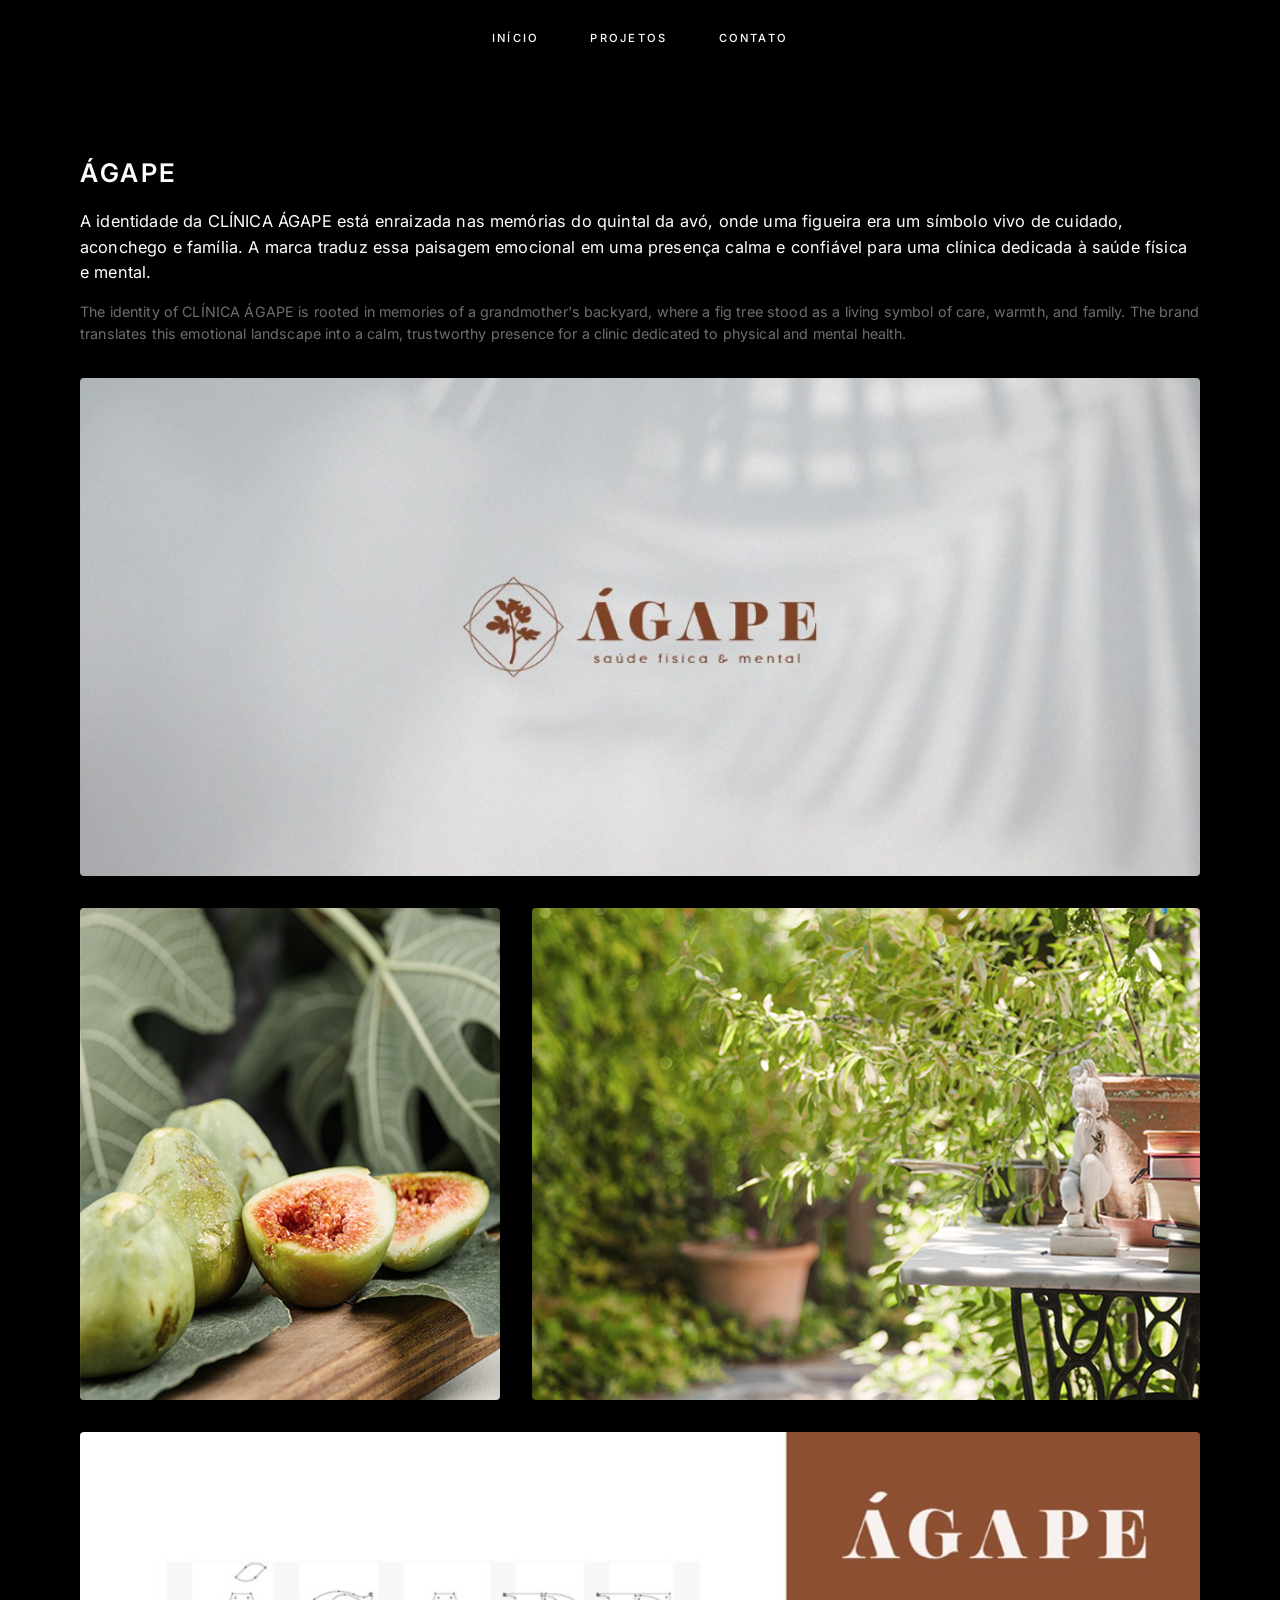
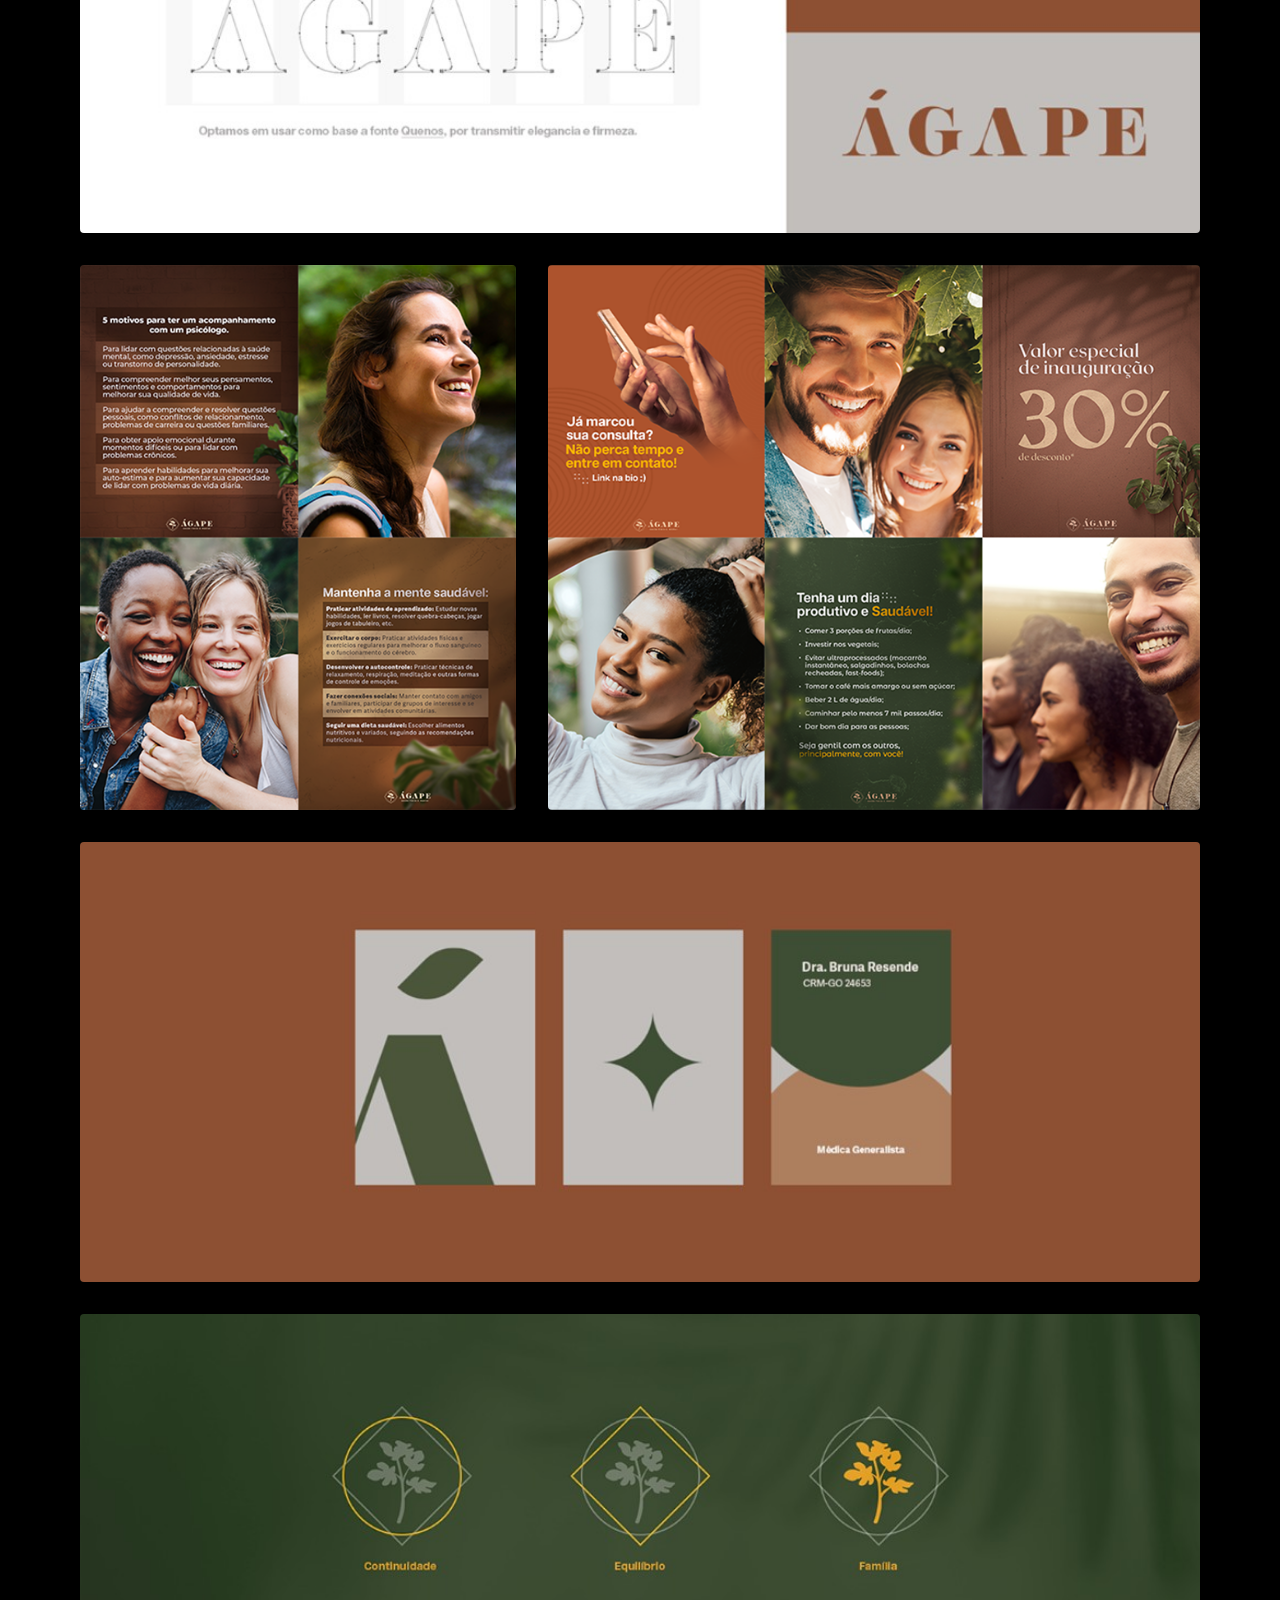
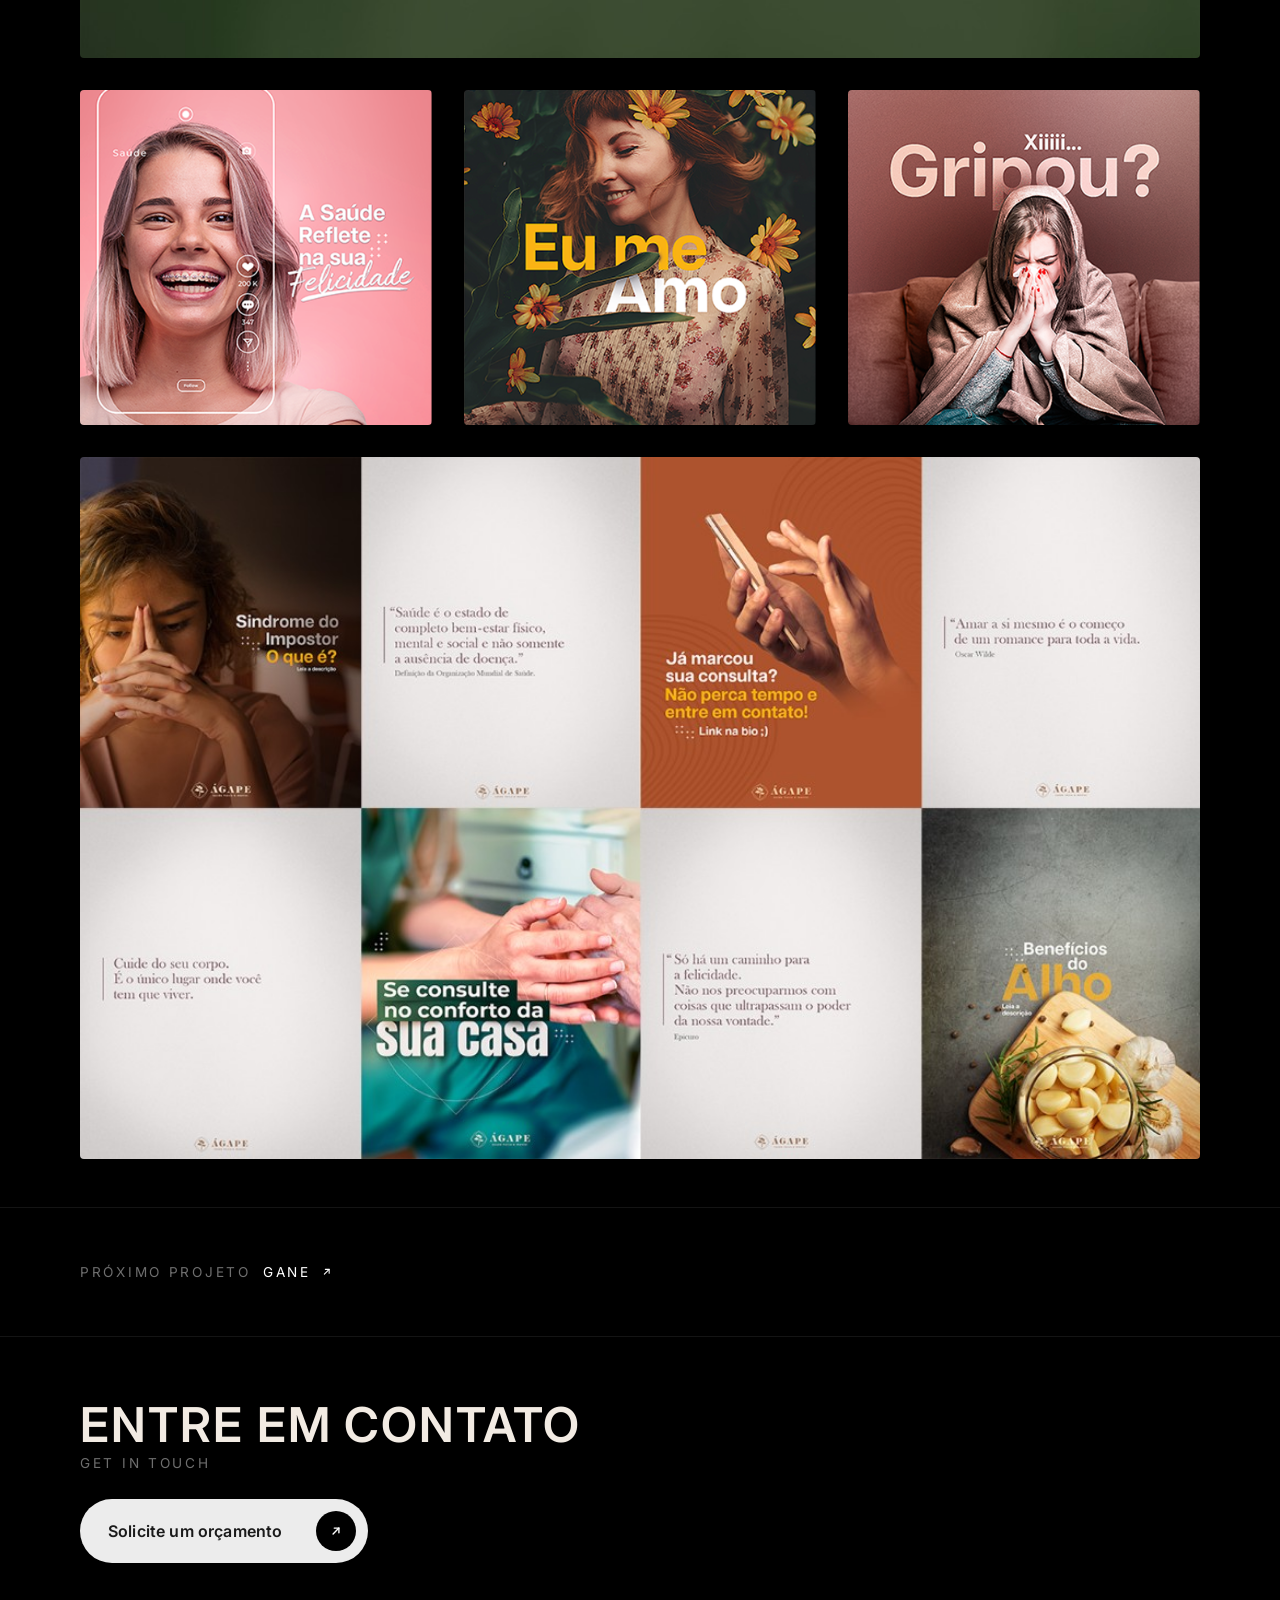
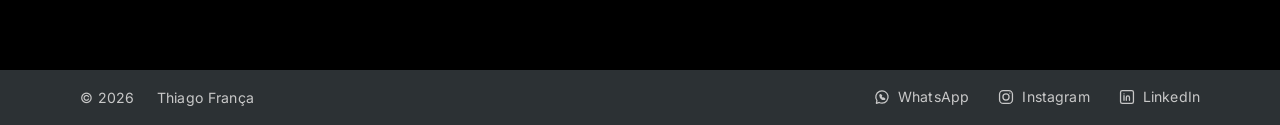
<file: agape.html>
<!DOCTYPE html>
<html lang="pt-BR">
<head>
  <meta charset="UTF-8">
  <meta name="viewport" content="width=device-width, initial-scale=1.0">
  <title>ÁGAPE — Case study | Thiago França</title>
  <link rel="stylesheet" href="thiago-franca.css">
  <link rel="stylesheet" href="agape-case.css">
  <link rel="stylesheet" href="reveal.css">
  <link rel="preconnect" href="https://fonts.googleapis.com">
  <link rel="preconnect" href="https://fonts.gstatic.com" crossorigin>
  <link href="https://fonts.googleapis.com/css2?family=Inter:wght@400;500;600&display=swap" rel="stylesheet">
</head>
<body class="agape-page agape-case-page">
  <header class="site-header">
    <div class="site-header-bg" aria-hidden="true"></div>
    <nav class="site-nav" aria-label="Principal">
      <a href="thiago-franca.html#home">Início</a>
      <a href="works.html">Projetos</a>
      <a href="thiago-franca.html#contact">Contato</a>
    </nav>
  </header>

  <main class="case-agape-main">
    <section id="agape-page-head" class="case-reveal-section agape-page-head" aria-labelledby="agape-title">
      <div class="agape-inner">
        <h1 id="agape-title" class="case-reveal-item agape-project-title">ÁGAPE</h1>
        <p class="case-reveal-item agape-lead agape-lead--pt">
          A identidade da CLÍNICA ÁGAPE está enraizada nas memórias do quintal da avó, onde uma figueira era um símbolo vivo de cuidado, aconchego e família. A marca traduz essa paisagem emocional em uma presença calma e confiável para uma clínica dedicada à saúde física e mental.
        </p>
        <p class="case-reveal-item agape-lead agape-lead--en">
          The identity of CLÍNICA ÁGAPE is rooted in memories of a grandmother's backyard, where a fig tree stood as a living symbol of care, warmth, and family. The brand translates this emotional landscape into a calm, trustworthy presence for a clinic dedicated to physical and mental health.
        </p>
        <div class="case-reveal-item agape-num-gallery" aria-label="Galeria do projeto ÁGAPE">
          <figure class="agape-num-gallery__full">
            <img src="assets/agape-gallery-1.png" alt="Logótipo ÁGAPE — saúde física e mental." loading="lazy" decoding="async" />
          </figure>
          <div class="agape-num-gallery__pair">
            <figure>
              <img src="assets/agape-gallery-2.png" alt="Figos frescos — inspiração visual da marca ÁGAPE." loading="lazy" decoding="async" />
            </figure>
            <figure>
              <img src="assets/agape-gallery-3.png" alt="Ambiente de jardim com mesa e folhagem." loading="lazy" decoding="async" />
            </figure>
          </div>
          <figure class="agape-num-gallery__full">
            <img src="assets/agape-gallery-4.png" alt="Construção tipográfica e cores do logótipo ÁGAPE." loading="lazy" decoding="async" />
          </figure>
          <div class="agape-num-gallery__pair">
            <figure>
              <img src="assets/agape-gallery-5.png" alt="Peças de conteúdo e redes sociais ÁGAPE." loading="lazy" decoding="async" />
            </figure>
            <figure>
              <img src="assets/agape-gallery-6.png" alt="Grelha de posts e campanhas ÁGAPE." loading="lazy" decoding="async" />
            </figure>
          </div>
          <figure class="agape-num-gallery__full">
            <img src="assets/agape-gallery-7.png" alt="Cartões e aplicações da identidade ÁGAPE." loading="lazy" decoding="async" />
          </figure>
          <figure class="agape-num-gallery__full">
            <img src="assets/agape-gallery-8.png" alt="Pilares da marca: Continuidade, Equilíbrio e Família." loading="lazy" decoding="async" />
          </figure>
          <div class="agape-num-gallery__trio">
            <figure>
              <img src="assets/agape-gallery-9.png" alt="Peça ÁGAPE — A saúde reflete na sua felicidade." loading="lazy" decoding="async" />
            </figure>
            <figure>
              <img src="assets/agape-gallery-10.png" alt="Peça ÁGAPE — Eu me amo." loading="lazy" decoding="async" />
            </figure>
            <figure>
              <img src="assets/agape-gallery-11.png" alt="Peça ÁGAPE — Gripou?" loading="lazy" decoding="async" />
            </figure>
          </div>
          <figure class="agape-num-gallery__full">
            <img src="assets/agape-gallery-12.png" alt="Mais conteúdos e publicações ÁGAPE." loading="lazy" decoding="async" />
          </figure>
        </div>
      </div>
    </section>

    <section id="agape-next" class="case-reveal-section case-next" aria-label="Próximo projeto">
      <div class="agape-inner">
        <a class="case-reveal-item case-next-link" href="gane.html">
          <span class="case-next-label">Próximo projeto</span>
          <span class="case-next-row">
            <span class="case-next-name">Gane</span>
            <span class="case-next-arrow" aria-hidden="true">
              <svg viewBox="0 0 24 24" width="16" height="16" fill="none" stroke="currentColor" stroke-width="2.2" stroke-linecap="round" stroke-linejoin="round">
                <path d="M7 17L17 7"/>
                <path d="M9 7h8v8"/>
              </svg>
            </span>
          </span>
        </a>
      </div>
    </section>

    <section id="agape-contact" class="case-reveal-section agape-cta" aria-labelledby="agape-cta-heading">
      <div class="agape-inner">
        <h2 id="agape-cta-heading" class="case-reveal-item agape-cta-title reveal-title">Entre em contato</h2>
        <p class="case-reveal-item agape-cta-sub reveal-title reveal-title--en">Get in touch</p>
        <a
          class="case-reveal-item budget-cta agape-cta-button"
          href="https://wa.me/5561999933552?text=Ol%C3%A1!%20Thiago.%20Vim%20pelo%20seu%20site%20e%20gostaria%20de%20um%20or%C3%A7amento."
          rel="noopener noreferrer"
          target="_blank"
        >
          <span class="budget-cta-label">Solicite um orçamento</span>
          <span class="budget-cta-icon" aria-hidden="true">
            <svg viewBox="0 0 24 24" width="14" height="14" fill="none" stroke="currentColor" stroke-width="2.4" stroke-linecap="round" stroke-linejoin="round">
              <path d="M7 17L17 7"/>
              <path d="M9 7h8v8"/>
            </svg>
          </span>
        </a>
      </div>
    </section>
  </main>

  <footer class="site-footer">
    <div class="site-footer-inner">
      <p class="site-footer-copy"><span>© 2026</span> Thiago França</p>
      <nav class="site-footer-socials" aria-label="Redes sociais">
        <a class="site-footer-social" href="https://wa.me/5561999933552?text=Ol%C3%A1!%20Thiago.%20Vim%20pelo%20seu%20site%20e%20gostaria%20de%20um%20or%C3%A7amento." rel="noopener noreferrer" target="_blank">
          <svg class="site-footer-icon" viewBox="0 0 24 24" width="18" height="18" aria-hidden="true" fill="none" stroke="currentColor" stroke-width="1.7" stroke-linecap="round" stroke-linejoin="round">
            <path d="M4.6 19.4l.7-2.6A8.2 8.2 0 1112 20.2a8.1 8.1 0 01-3.7-.9l-3.7 1.1z"/>
            <path d="M9.2 9.6c.2.1.3.5.2.8 0 1.4.6 2.6 1.6 3.5 1 .9 2.3 1.4 3.7 1.4.3 0 .6 0 .8-.2.2-.2.2-.5 0-.7l-.8-1c-.1-.2-.4-.2-.6 0l-.3.4c-.2.2-.4.2-.6.1-1.1-.5-2-1.4-2.4-2.5-.1-.2 0-.5.2-.6l.4-.3c.2-.2.1-.5 0-.6l-1-.8c-.2-.2-.5-.2-.7 0l-.5.5z"/>
          </svg>
          <span>WhatsApp</span>
        </a>
        <a class="site-footer-social" href="https://www.instagram.com/thiagofr.design" rel="noopener noreferrer" target="_blank">
          <svg class="site-footer-icon" viewBox="0 0 24 24" width="18" height="18" aria-hidden="true" fill="none" stroke="currentColor" stroke-width="1.7" stroke-linecap="round" stroke-linejoin="round">
            <rect x="3.4" y="3.4" width="17.2" height="17.2" rx="5"/>
            <circle cx="12" cy="12" r="4.1"/>
            <circle cx="17.2" cy="6.8" r="0.9" fill="currentColor" stroke="none"/>
          </svg>
          <span>Instagram</span>
        </a>
        <a class="site-footer-social" href="https://www.linkedin.com/in/thiago-ribeiro-60999ba2" rel="noopener noreferrer" target="_blank" aria-label="LinkedIn">
          <svg class="site-footer-icon" viewBox="0 0 24 24" width="18" height="18" aria-hidden="true" fill="none" stroke="currentColor" stroke-width="1.7" stroke-linecap="round" stroke-linejoin="round">
            <rect x="3.4" y="3.4" width="17.2" height="17.2" rx="2.4"/>
            <path d="M8 10.2V16.4" />
            <circle cx="8" cy="7.7" r="0.85" fill="currentColor" stroke="none"/>
            <path d="M11.1 16.4v-3.7c0-1.2.9-2.1 2.1-2.1s2.1.9 2.1 2.1v3.7"/>
          </svg>
          <span>LinkedIn</span>
        </a>
      </nav>
    </div>
  </footer>

  <script src="reveal.js"></script>
  <script src="thiago-franca.js"></script>
  <script src="gallery-fit.js"></script>
</body>
</html>
</file>
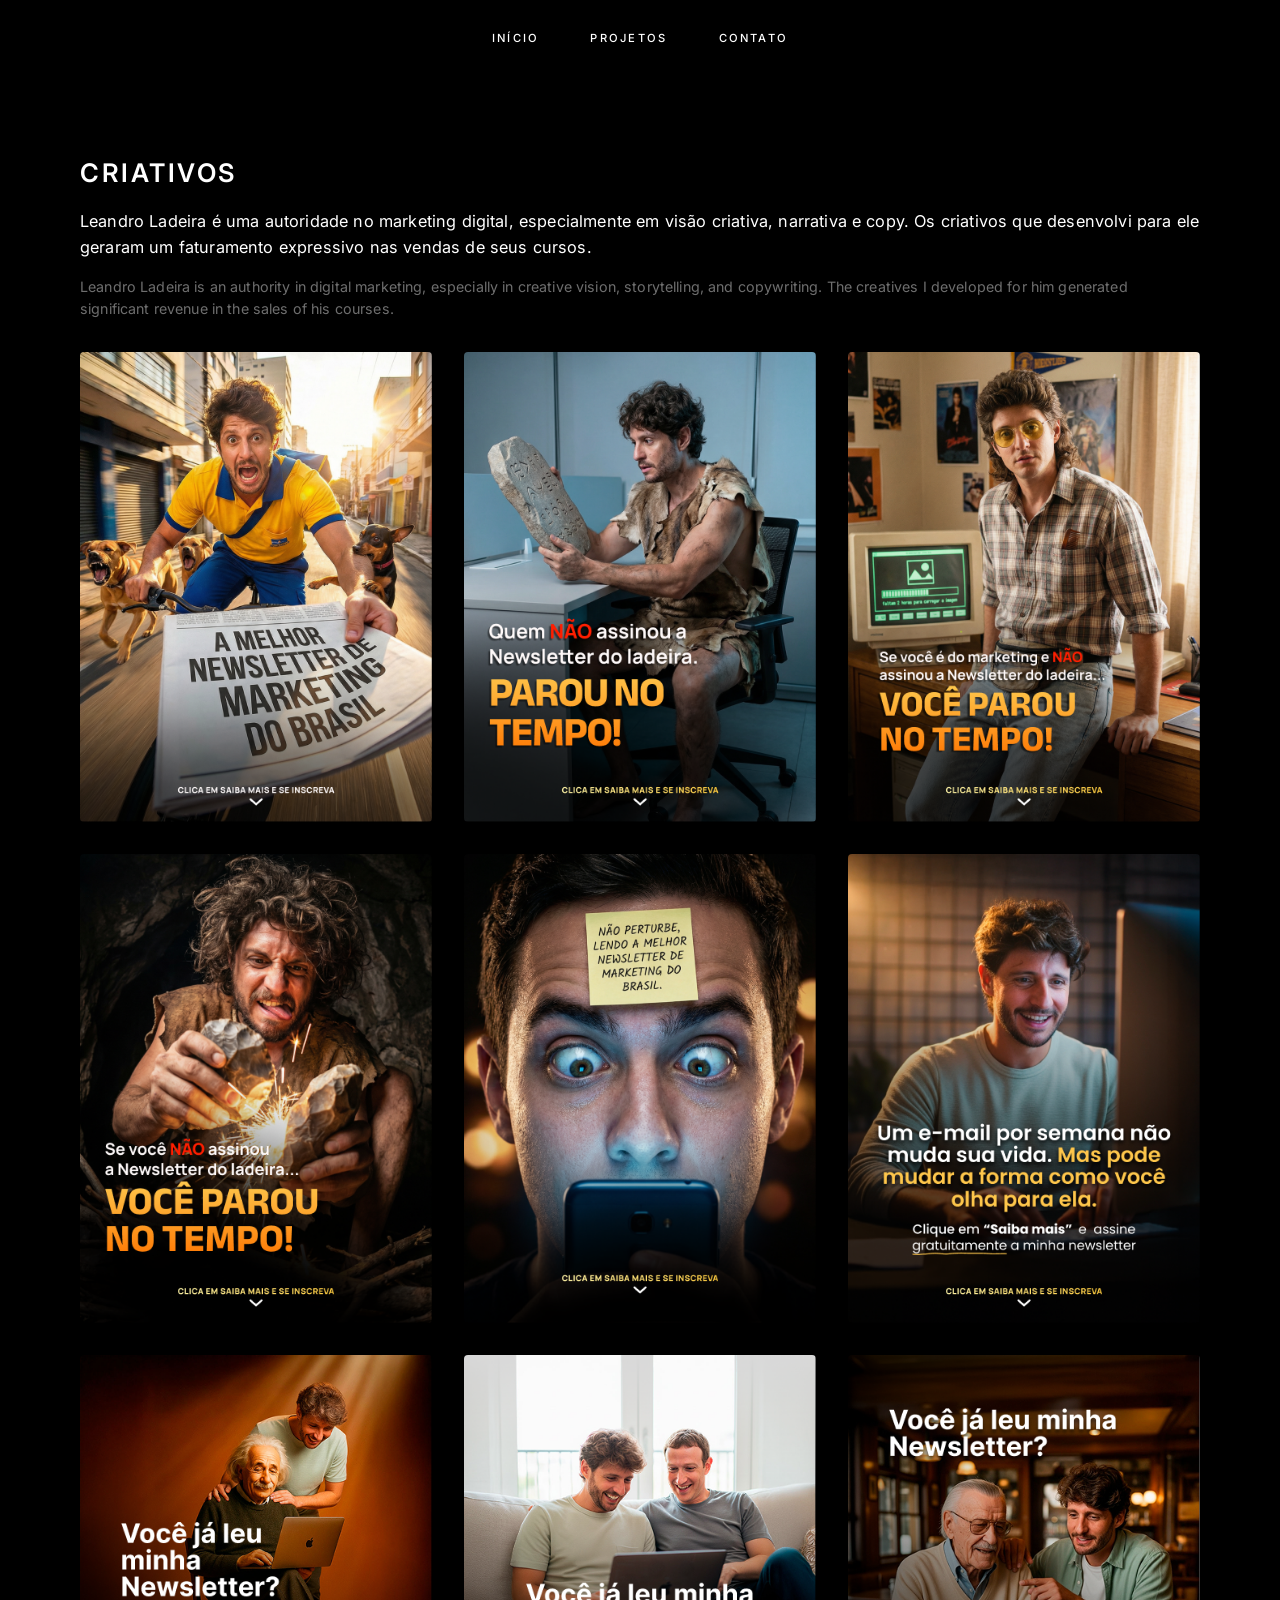
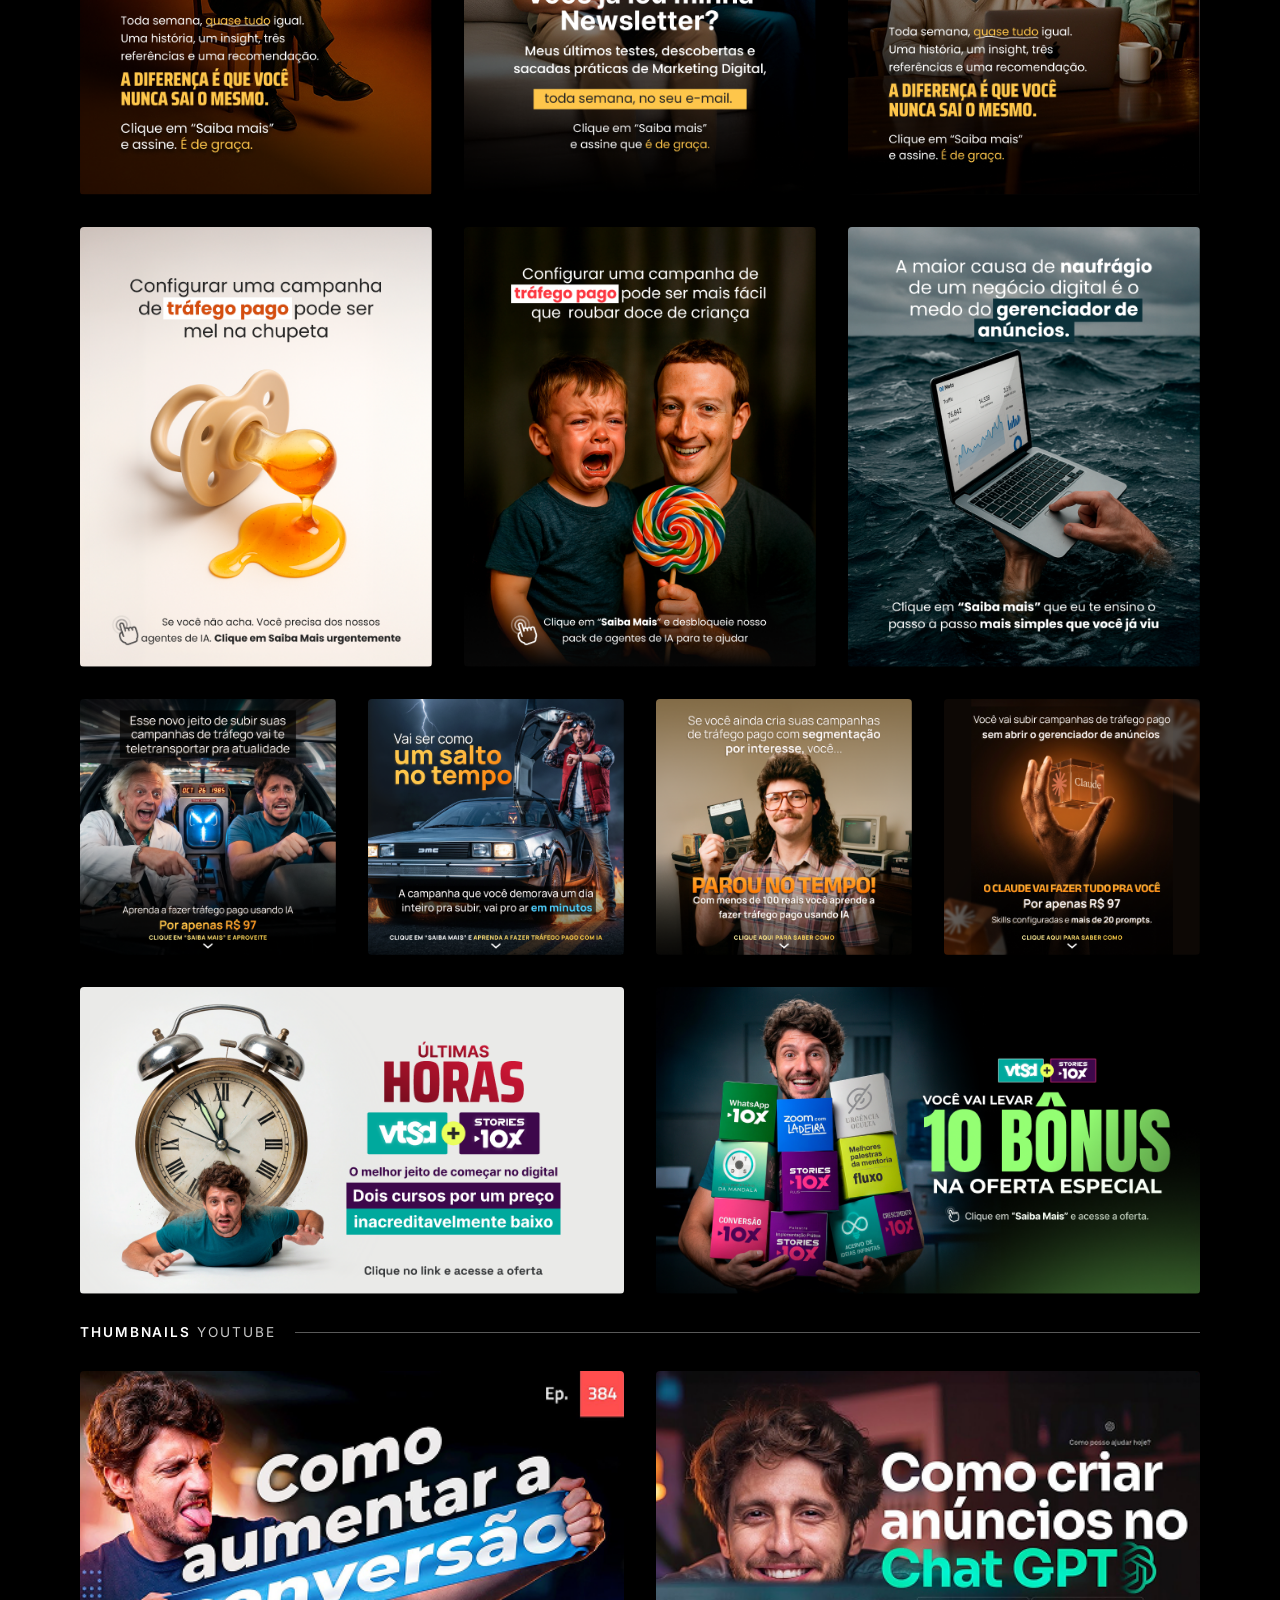
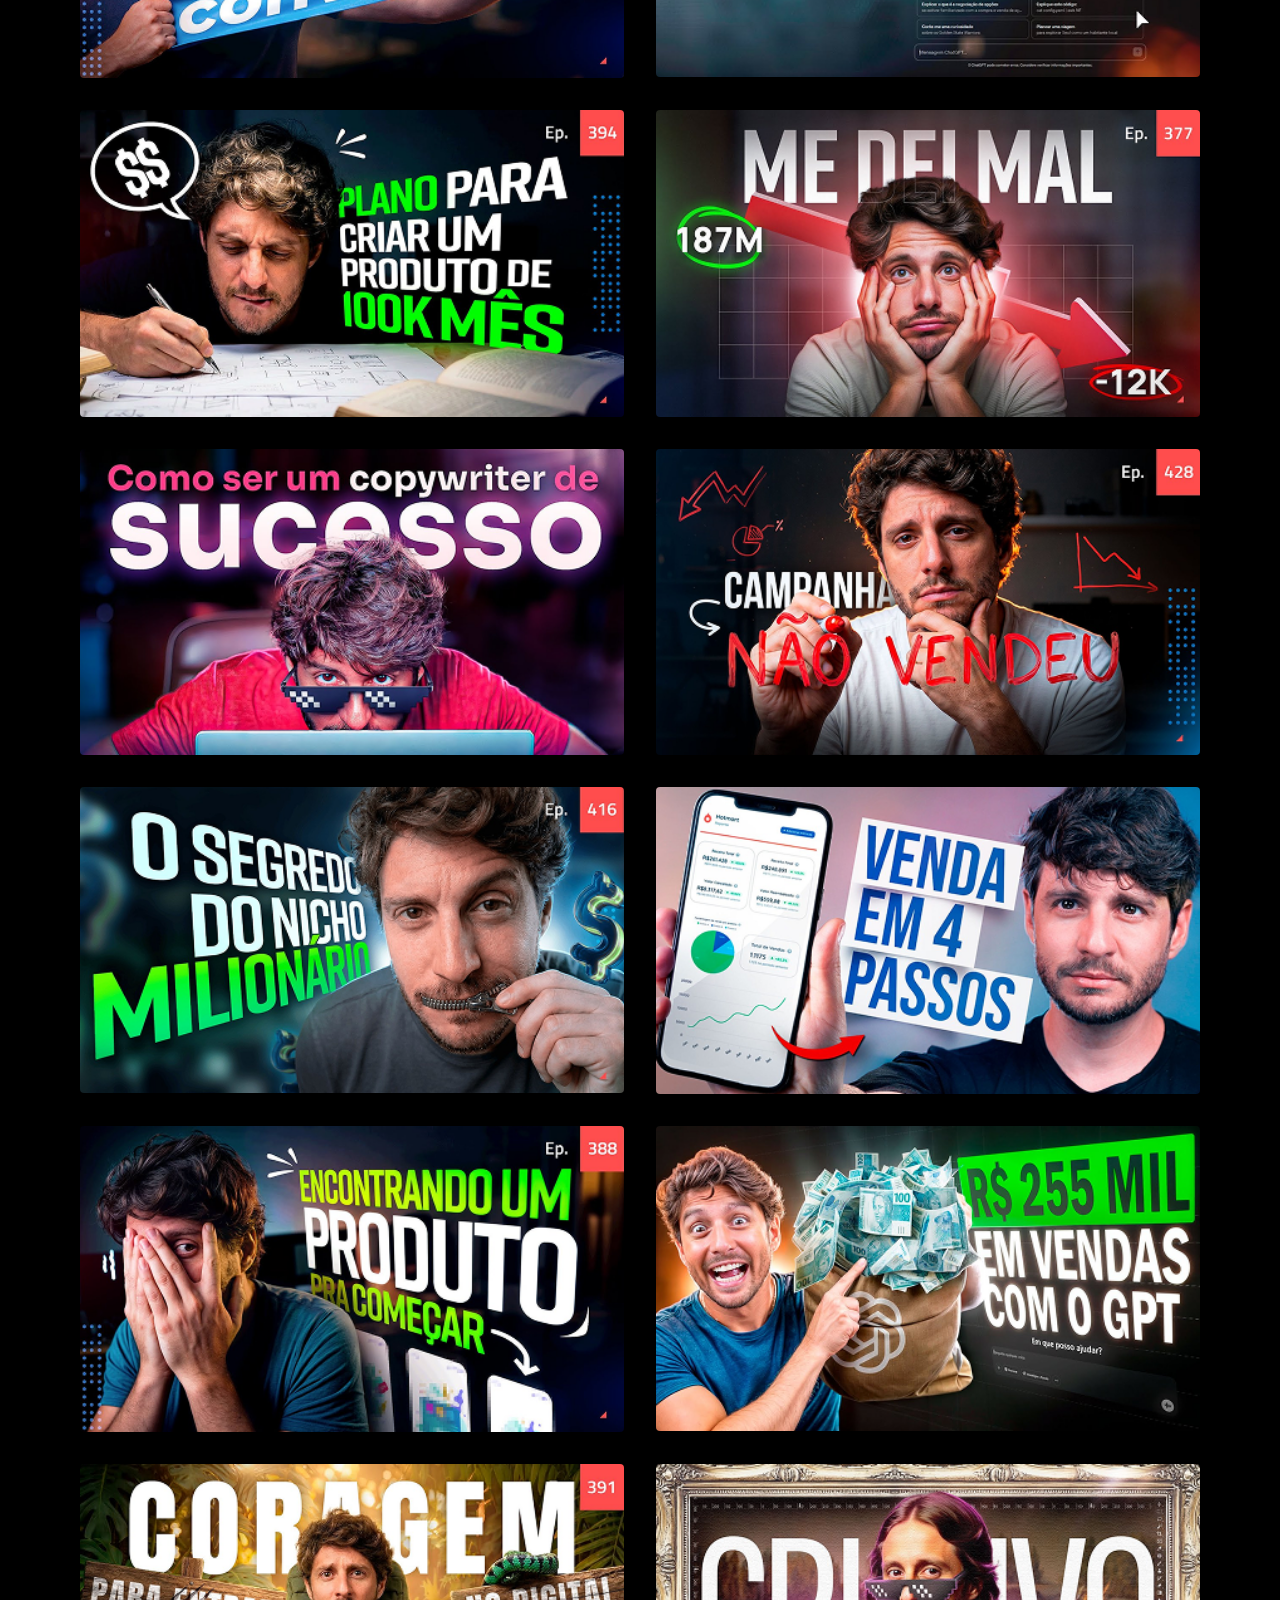
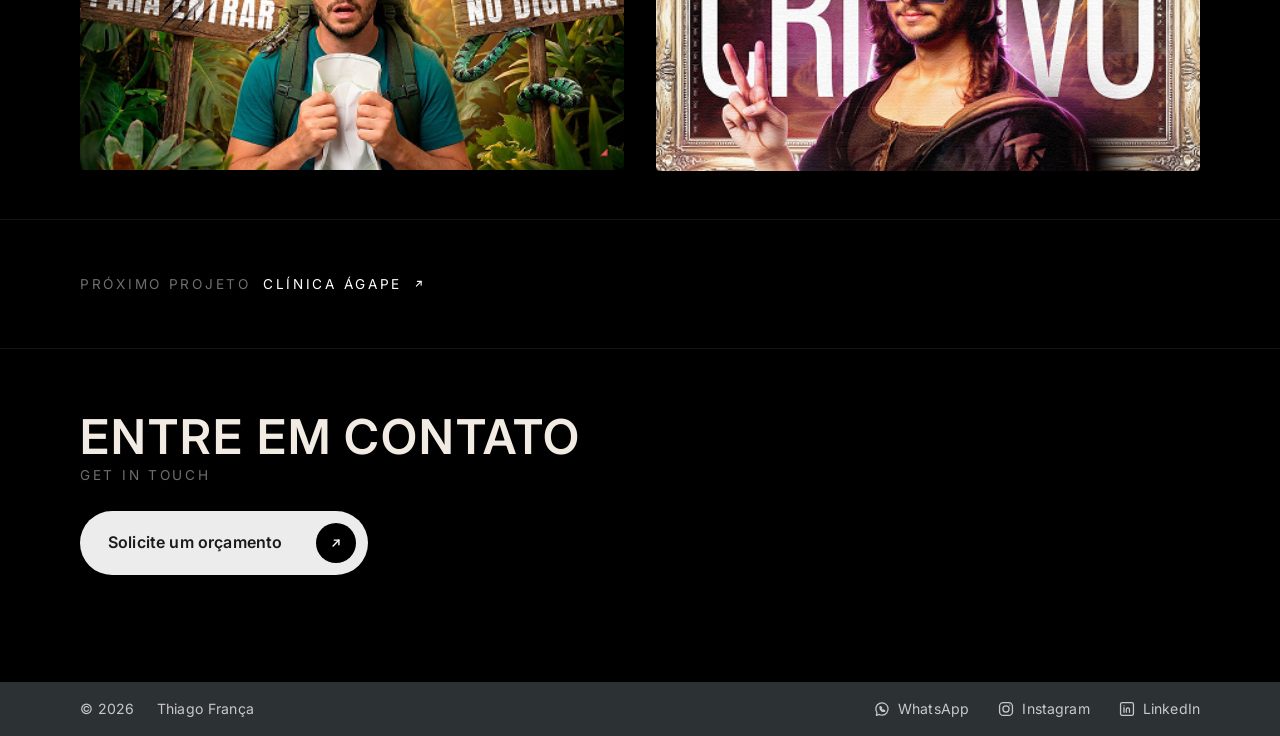
<file: criativos.html>
<!DOCTYPE html>
<html lang="pt-BR">
<head>
  <meta charset="UTF-8">
  <meta name="viewport" content="width=device-width, initial-scale=1.0">
  <title>CRIATIVOS — Case study | Thiago França</title>
  <link rel="stylesheet" href="thiago-franca.css">
  <link rel="stylesheet" href="agape-case.css">
  <link rel="stylesheet" href="reveal.css">
  <link rel="preconnect" href="https://fonts.googleapis.com">
  <link rel="preconnect" href="https://fonts.gstatic.com" crossorigin>
  <link href="https://fonts.googleapis.com/css2?family=Inter:wght@400;500;600&display=swap" rel="stylesheet">
</head>
<body class="agape-page criativos-page">
  <header class="site-header">
    <div class="site-header-bg" aria-hidden="true"></div>
    <nav class="site-nav" aria-label="Principal">
      <a href="thiago-franca.html#home">Início</a>
      <a href="works.html">Projetos</a>
      <a href="thiago-franca.html#contact">Contato</a>
    </nav>
  </header>

  <main class="case-agape-main">
    <section id="criativos-page-head" class="case-reveal-section agape-page-head" aria-labelledby="criativos-title">
      <div class="agape-inner">
        <h1 id="criativos-title" class="case-reveal-item agape-project-title">CRIATIVOS</h1>
        <p class="case-reveal-item agape-lead agape-lead--pt">
          Leandro Ladeira é uma autoridade no marketing digital, especialmente em visão criativa, narrativa e copy. Os criativos que desenvolvi para ele geraram um faturamento expressivo nas vendas de seus cursos.
        </p>
        <p class="case-reveal-item agape-lead agape-lead--en">
          Leandro Ladeira is an authority in digital marketing, especially in creative vision, storytelling, and copywriting. The creatives I developed for him generated significant revenue in the sales of his courses.
        </p>
        <div class="case-reveal-item agape-num-gallery" aria-label="Galeria do projeto Criativos">
          <div class="agape-num-gallery__trio">
            <figure>
              <img src="assets/criativos-gallery-1.png" alt="Criativo newsletter — carteiro de bicicleta com jornal: a melhor newsletter de marketing do Brasil." loading="lazy" decoding="async" />
            </figure>
            <figure>
              <img src="assets/criativos-gallery-2.png" alt="Criativo newsletter — homem das cavernas no escritório: quem não assinou parou no tempo." loading="lazy" decoding="async" />
            </figure>
            <figure>
              <img src="assets/criativos-gallery-3.png" alt="Criativo newsletter — visual anos 80: se você não assinou, você parou no tempo." loading="lazy" decoding="async" />
            </figure>
          </div>
          <div class="agape-num-gallery__trio">
            <figure>
              <img src="assets/criativos-gallery-4.png" alt="Criativo newsletter — homem das cavernas fazendo fogo: você parou no tempo." loading="lazy" decoding="async" />
            </figure>
            <figure>
              <img src="assets/criativos-gallery-5.png" alt="Criativo newsletter — post-it na testa: não perturbe, lendo a melhor newsletter de marketing." loading="lazy" decoding="async" />
            </figure>
            <figure>
              <img src="assets/criativos-gallery-6.png" alt="Criativo newsletter — um e-mail por semana pode mudar a forma como você olha para a vida." loading="lazy" decoding="async" />
            </figure>
          </div>
          <div class="agape-num-gallery__trio">
            <figure>
              <img src="assets/criativos-gallery-7.png" alt="Criativo newsletter — Einstein no notebook: você já leu minha newsletter?" loading="lazy" decoding="async" />
            </figure>
            <figure>
              <img src="assets/criativos-gallery-8.png" alt="Criativo newsletter — Mark Zuckerberg no sofá: testes e sacadas de marketing toda semana." loading="lazy" decoding="async" />
            </figure>
            <figure>
              <img src="assets/criativos-gallery-9.png" alt="Criativo newsletter — Stan Lee no café: a diferença é que você nunca sai o mesmo." loading="lazy" decoding="async" />
            </figure>
          </div>
          <div class="agape-num-gallery__trio">
            <figure>
              <img src="assets/criativos-gallery-10.png" alt="Criativo tráfego pago — chupeta com mel: configurar campanha pode ser mel na chupeta." loading="lazy" decoding="async" />
            </figure>
            <figure>
              <img src="assets/criativos-gallery-11.png" alt="Criativo tráfego pago — Zuckerberg com pirulito: mais fácil que roubar doce de criança." loading="lazy" decoding="async" />
            </figure>
            <figure>
              <img src="assets/criativos-gallery-12.png" alt="Criativo Meta Ads — laptop no mar: medo do gerenciador de anúncios." loading="lazy" decoding="async" />
            </figure>
          </div>
          <div class="agape-num-gallery__quartet">
            <figure>
              <img src="assets/criativos-gallery-13.png" alt="Criativo tráfego com IA — DeLorean com Doc Brown: teletransporte pra atualidade." loading="lazy" decoding="async" />
            </figure>
            <figure>
              <img src="assets/criativos-gallery-14.png" alt="Criativo tráfego com IA — Marty McFly: um salto no tempo, campanhas em minutos." loading="lazy" decoding="async" />
            </figure>
            <figure>
              <img src="assets/criativos-gallery-15.png" alt="Criativo tráfego com IA — visual anos 80 com disquete: parou no tempo." loading="lazy" decoding="async" />
            </figure>
            <figure>
              <img src="assets/criativos-gallery-16.png" alt="Criativo tráfego com IA — cubo Claude: o Claude vai fazer tudo por você." loading="lazy" decoding="async" />
            </figure>
          </div>
          <div class="agape-num-gallery__pair">
            <figure>
              <img src="assets/criativos-gallery-17.png" alt="Criativo oferta VTSD + Stories 10x — últimas horas, dois cursos por um preço." loading="lazy" decoding="async" />
            </figure>
            <figure>
              <img src="assets/criativos-gallery-18.png" alt="Criativo oferta especial — 10 bônus na oferta VTSD + Stories 10x." loading="lazy" decoding="async" />
            </figure>
          </div>
        </div>

        <div class="case-section-break">
          <h2 class="case-reveal-item case-section-divider" id="criativos-thumbnails">
            <span class="case-section-divider__label">
              <span class="case-section-divider__strong">THUMBNAILS</span>
              <span class="case-section-divider__soft">YOUTUBE</span>
            </span>
            <span class="case-section-divider__line" aria-hidden="true"></span>
          </h2>
        </div>

        <div class="case-reveal-item agape-num-gallery criativos-yt-gallery" aria-label="Thumbnails YouTube">
          <div class="agape-num-gallery__trio">
            <figure>
              <img src="assets/criativos-yt-1.png" alt="Thumbnail YouTube Ep. 384 — Como aumentar a conversão." loading="lazy" decoding="async" />
            </figure>
            <figure>
              <img src="assets/criativos-yt-2.png" alt="Thumbnail YouTube — Como criar anúncios no Chat GPT." loading="lazy" decoding="async" />
            </figure>
            <figure>
              <img src="assets/criativos-yt-3.png" alt="Thumbnail YouTube Ep. 394 — Plano para criar um produto de 100k mês." loading="lazy" decoding="async" />
            </figure>
          </div>
          <div class="agape-num-gallery__trio">
            <figure>
              <img src="assets/criativos-yt-4.png" alt="Thumbnail YouTube Ep. 377 — Me dei mal: 187M e -12K." loading="lazy" decoding="async" />
            </figure>
            <figure>
              <img src="assets/criativos-yt-5.png" alt="Thumbnail YouTube — Como ser um copywriter de sucesso." loading="lazy" decoding="async" />
            </figure>
            <figure>
              <img src="assets/criativos-yt-6.png" alt="Thumbnail YouTube Ep. 428 — Campanha não vendeu." loading="lazy" decoding="async" />
            </figure>
          </div>
          <div class="agape-num-gallery__trio">
            <figure>
              <img src="assets/criativos-yt-7.png" alt="Thumbnail YouTube Ep. 416 — O segredo do nicho milionário." loading="lazy" decoding="async" />
            </figure>
            <figure>
              <img src="assets/criativos-yt-8.png" alt="Thumbnail YouTube — Venda em 4 passos." loading="lazy" decoding="async" />
            </figure>
            <figure>
              <img src="assets/criativos-yt-9.png" alt="Thumbnail YouTube Ep. 388 — Encontrando um produto pra começar." loading="lazy" decoding="async" />
            </figure>
          </div>
          <div class="agape-num-gallery__trio">
            <figure>
              <img src="assets/criativos-yt-10.png" alt="Thumbnail YouTube — R$ 255 mil em vendas com o GPT." loading="lazy" decoding="async" />
            </figure>
            <figure>
              <img src="assets/criativos-yt-11.png" alt="Thumbnail YouTube Ep. 391 — Coragem para entrar no digital." loading="lazy" decoding="async" />
            </figure>
            <figure>
              <img src="assets/criativos-yt-12.png" alt="Thumbnail YouTube — Criativo no estilo Mona Lisa." loading="lazy" decoding="async" />
            </figure>
          </div>
        </div>
      </div>
    </section>

    <section id="criativos-next" class="case-reveal-section case-next" aria-label="Próximo projeto">
      <div class="agape-inner">
        <a class="case-reveal-item case-next-link" href="agape.html">
          <span class="case-next-label">Próximo projeto</span>
          <span class="case-next-row">
            <span class="case-next-name">Clínica Ágape</span>
            <span class="case-next-arrow" aria-hidden="true">
              <svg viewBox="0 0 24 24" width="16" height="16" fill="none" stroke="currentColor" stroke-width="2.2" stroke-linecap="round" stroke-linejoin="round">
                <path d="M7 17L17 7"/>
                <path d="M9 7h8v8"/>
              </svg>
            </span>
          </span>
        </a>
      </div>
    </section>

    <section id="criativos-contact" class="case-reveal-section agape-cta" aria-labelledby="criativos-cta-heading">
      <div class="agape-inner">
        <h2 id="criativos-cta-heading" class="case-reveal-item agape-cta-title reveal-title">Entre em contato</h2>
        <p class="case-reveal-item agape-cta-sub reveal-title reveal-title--en">Get in touch</p>
        <a
          class="case-reveal-item budget-cta agape-cta-button"
          href="https://wa.me/5561999933552?text=Ol%C3%A1!%20Thiago.%20Vim%20pelo%20seu%20site%20e%20gostaria%20de%20um%20or%C3%A7amento."
          rel="noopener noreferrer"
          target="_blank"
        >
          <span class="budget-cta-label">Solicite um orçamento</span>
          <span class="budget-cta-icon" aria-hidden="true">
            <svg viewBox="0 0 24 24" width="14" height="14" fill="none" stroke="currentColor" stroke-width="2.4" stroke-linecap="round" stroke-linejoin="round">
              <path d="M7 17L17 7"/>
              <path d="M9 7h8v8"/>
            </svg>
          </span>
        </a>
      </div>
    </section>
  </main>

  <footer class="site-footer">
    <div class="site-footer-inner">
      <p class="site-footer-copy"><span>© 2026</span> Thiago França</p>
      <nav class="site-footer-socials" aria-label="Redes sociais">
        <a class="site-footer-social" href="https://wa.me/5561999933552?text=Ol%C3%A1!%20Thiago.%20Vim%20pelo%20seu%20site%20e%20gostaria%20de%20um%20or%C3%A7amento." rel="noopener noreferrer" target="_blank">
          <svg class="site-footer-icon" viewBox="0 0 24 24" width="18" height="18" aria-hidden="true" fill="none" stroke="currentColor" stroke-width="1.7" stroke-linecap="round" stroke-linejoin="round">
            <path d="M4.6 19.4l.7-2.6A8.2 8.2 0 1112 20.2a8.1 8.1 0 01-3.7-.9l-3.7 1.1z"/>
            <path d="M9.2 9.6c.2.1.3.5.2.8 0 1.4.6 2.6 1.6 3.5 1 .9 2.3 1.4 3.7 1.4.3 0 .6 0 .8-.2.2-.2.2-.5 0-.7l-.8-1c-.1-.2-.4-.2-.6 0l-.3.4c-.2.2-.4.2-.6.1-1.1-.5-2-1.4-2.4-2.5-.1-.2 0-.5.2-.6l.4-.3c.2-.2.1-.5 0-.6l-1-.8c-.2-.2-.5-.2-.7 0l-.5.5z"/>
          </svg>
          <span>WhatsApp</span>
        </a>
        <a class="site-footer-social" href="https://www.instagram.com/thiagofr.design" rel="noopener noreferrer" target="_blank">
          <svg class="site-footer-icon" viewBox="0 0 24 24" width="18" height="18" aria-hidden="true" fill="none" stroke="currentColor" stroke-width="1.7" stroke-linecap="round" stroke-linejoin="round">
            <rect x="3.4" y="3.4" width="17.2" height="17.2" rx="5"/>
            <circle cx="12" cy="12" r="4.1"/>
            <circle cx="17.2" cy="6.8" r="0.9" fill="currentColor" stroke="none"/>
          </svg>
          <span>Instagram</span>
        </a>
        <a class="site-footer-social" href="https://www.linkedin.com/in/thiago-ribeiro-60999ba2" rel="noopener noreferrer" target="_blank" aria-label="LinkedIn">
          <svg class="site-footer-icon" viewBox="0 0 24 24" width="18" height="18" aria-hidden="true" fill="none" stroke="currentColor" stroke-width="1.7" stroke-linecap="round" stroke-linejoin="round">
            <rect x="3.4" y="3.4" width="17.2" height="17.2" rx="2.4"/>
            <path d="M8 10.2V16.4" />
            <circle cx="8" cy="7.7" r="0.85" fill="currentColor" stroke="none"/>
            <path d="M11.1 16.4v-3.7c0-1.2.9-2.1 2.1-2.1s2.1.9 2.1 2.1v3.7"/>
          </svg>
          <span>LinkedIn</span>
        </a>
      </nav>
    </div>
  </footer>

  <script src="reveal.js"></script>
  <script src="thiago-franca.js"></script>
  <script src="gallery-fit.js"></script>
</body>
</html>
</file>
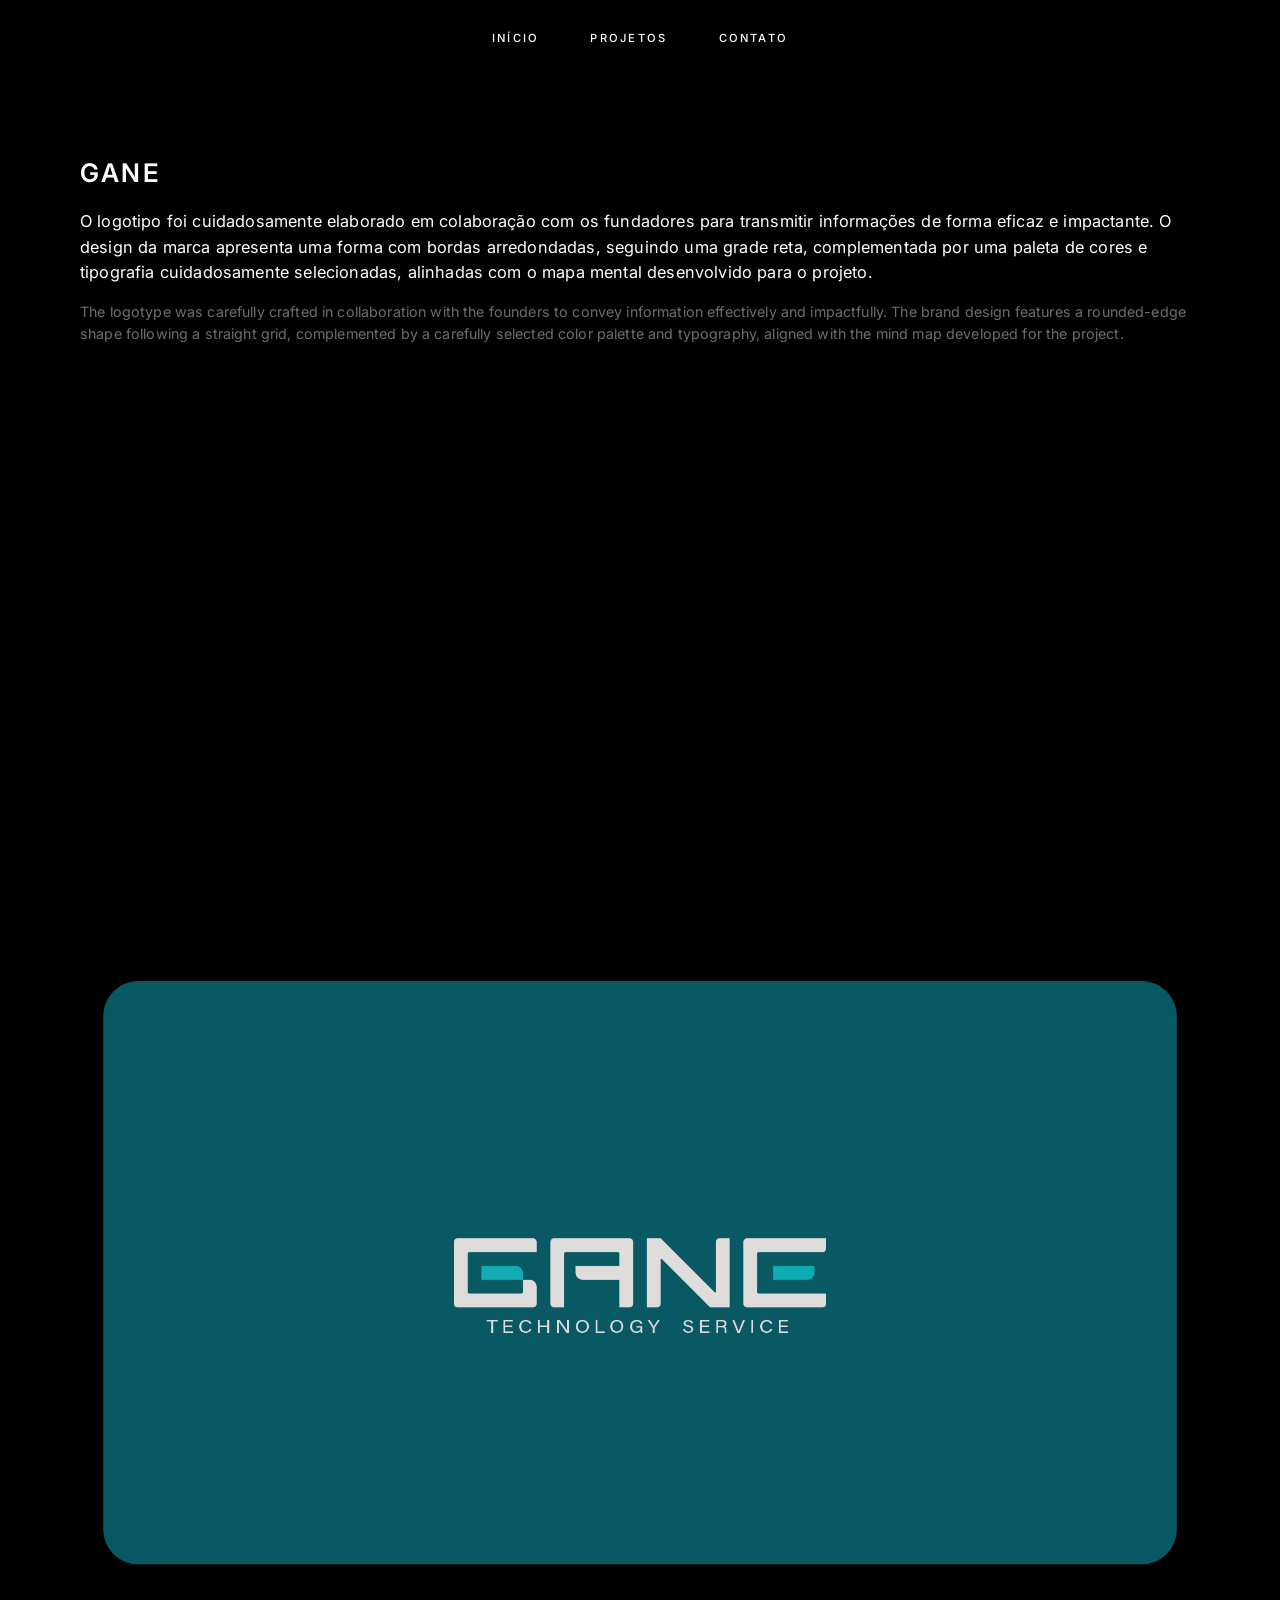
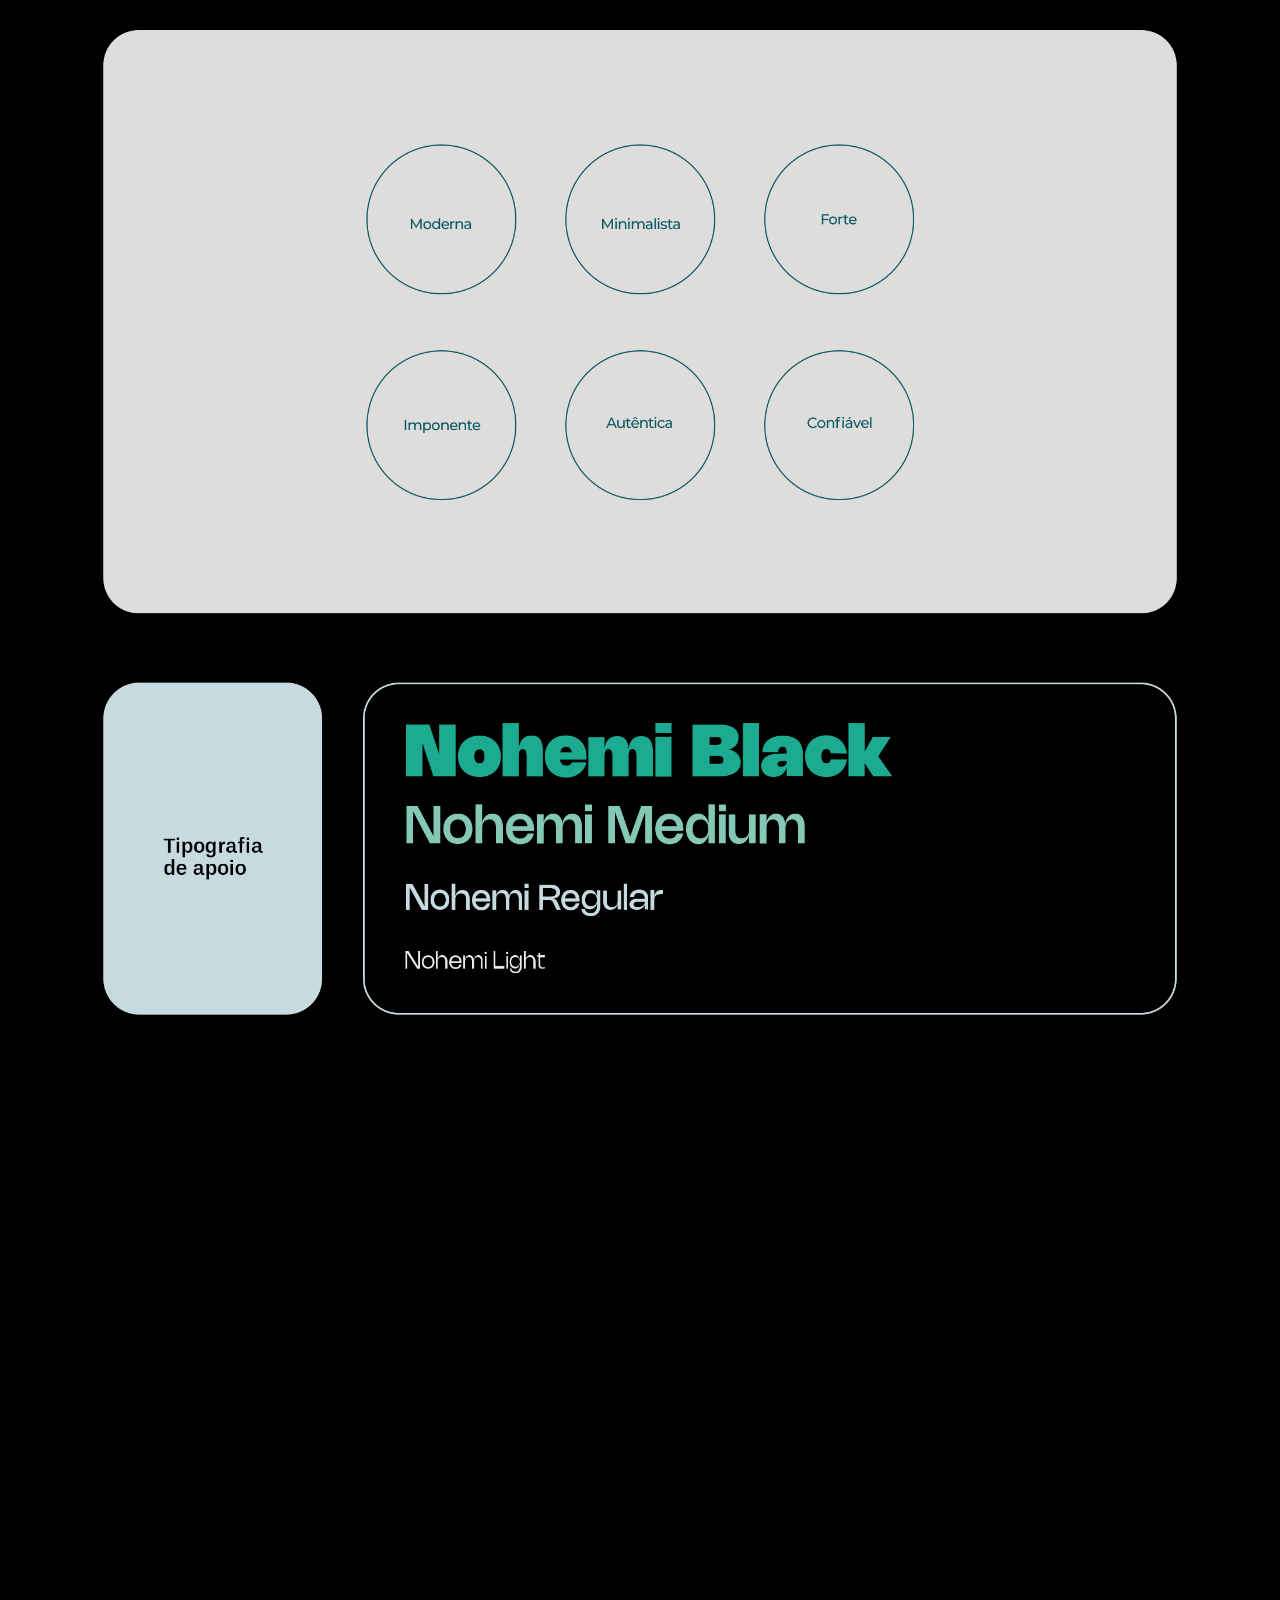
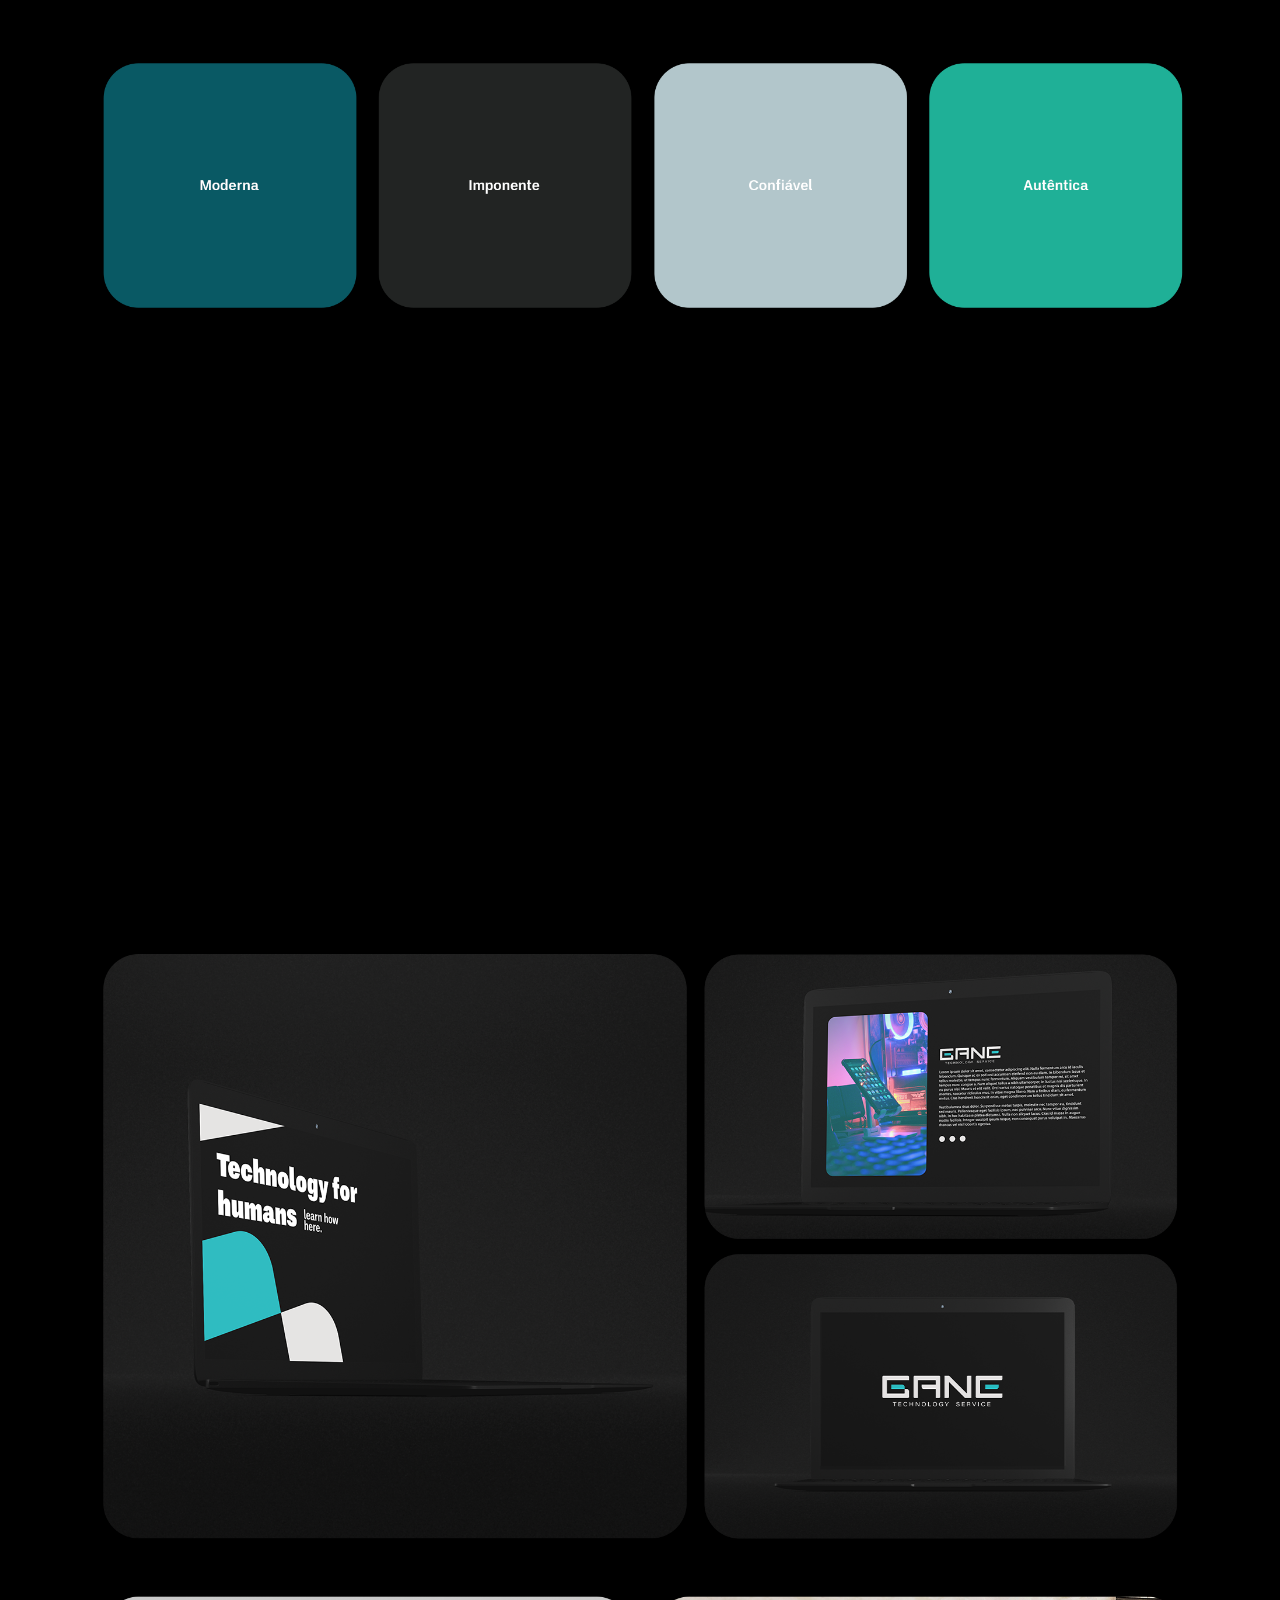
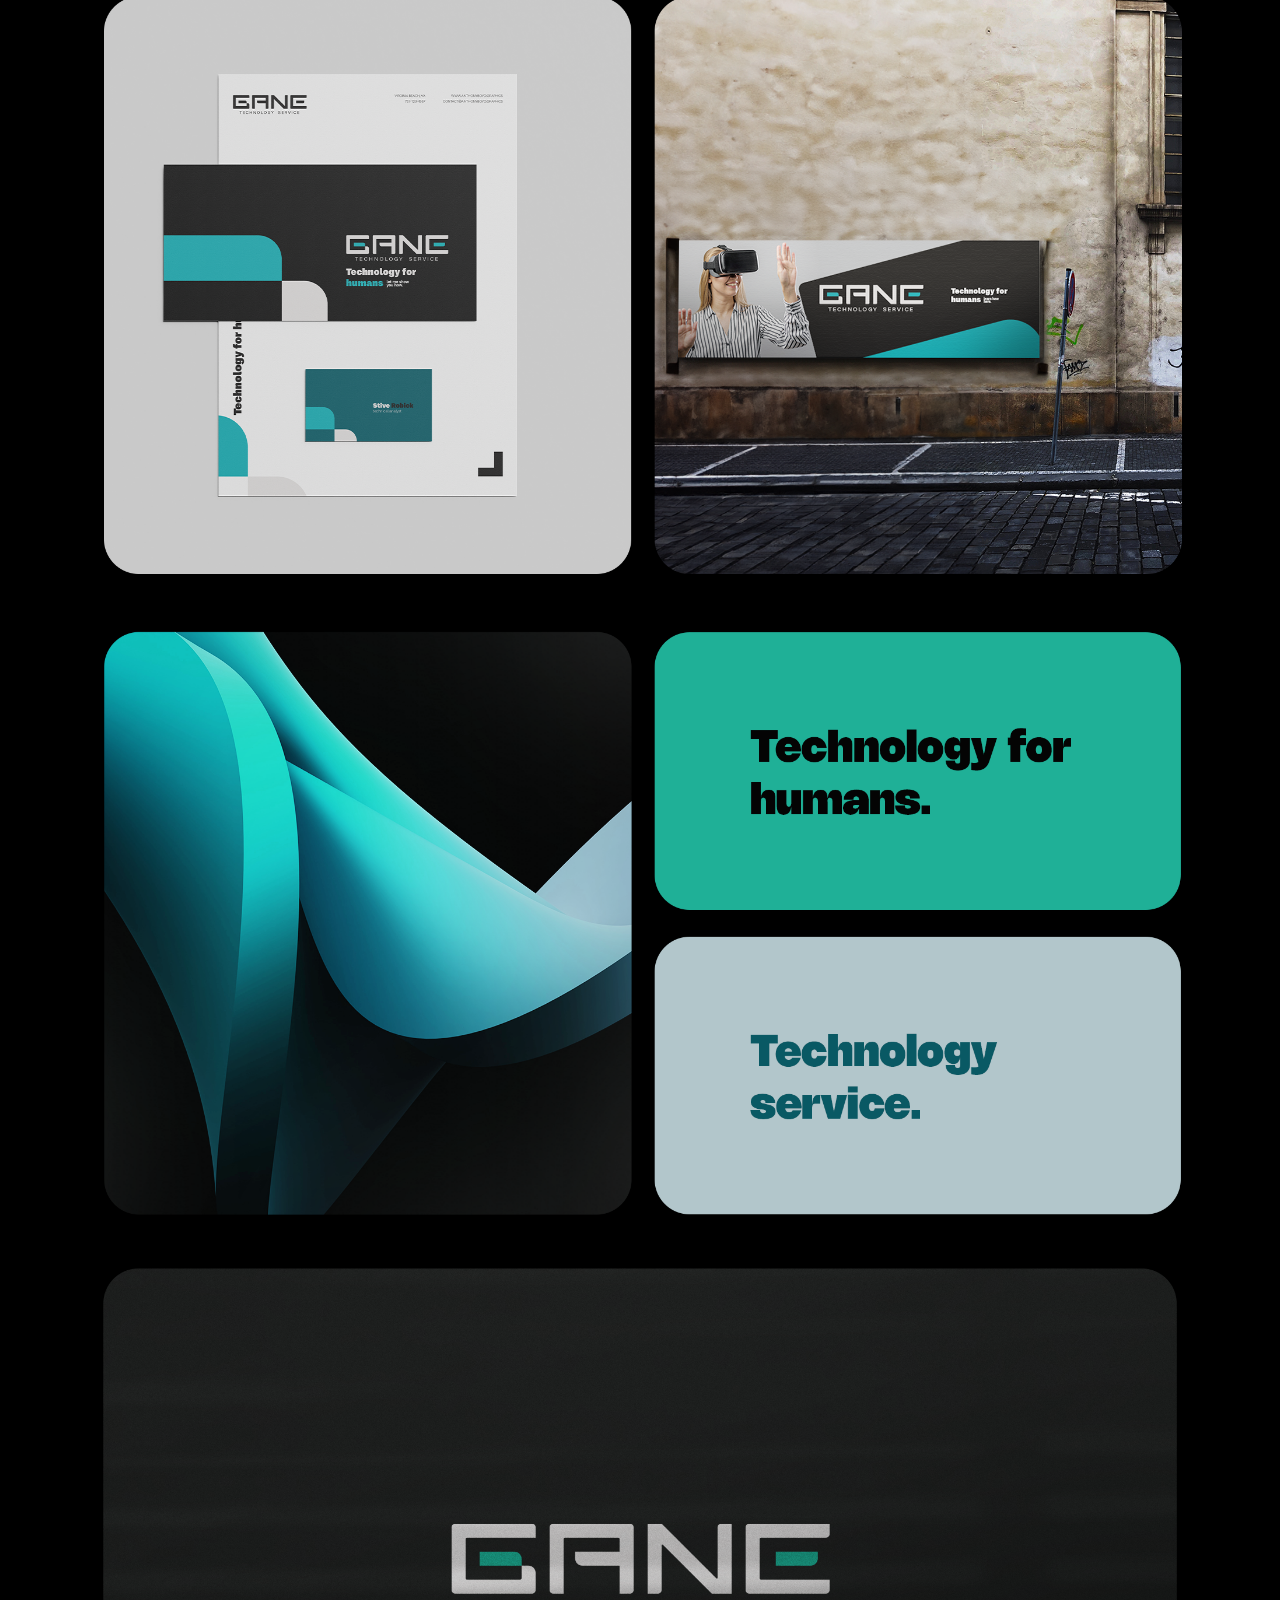
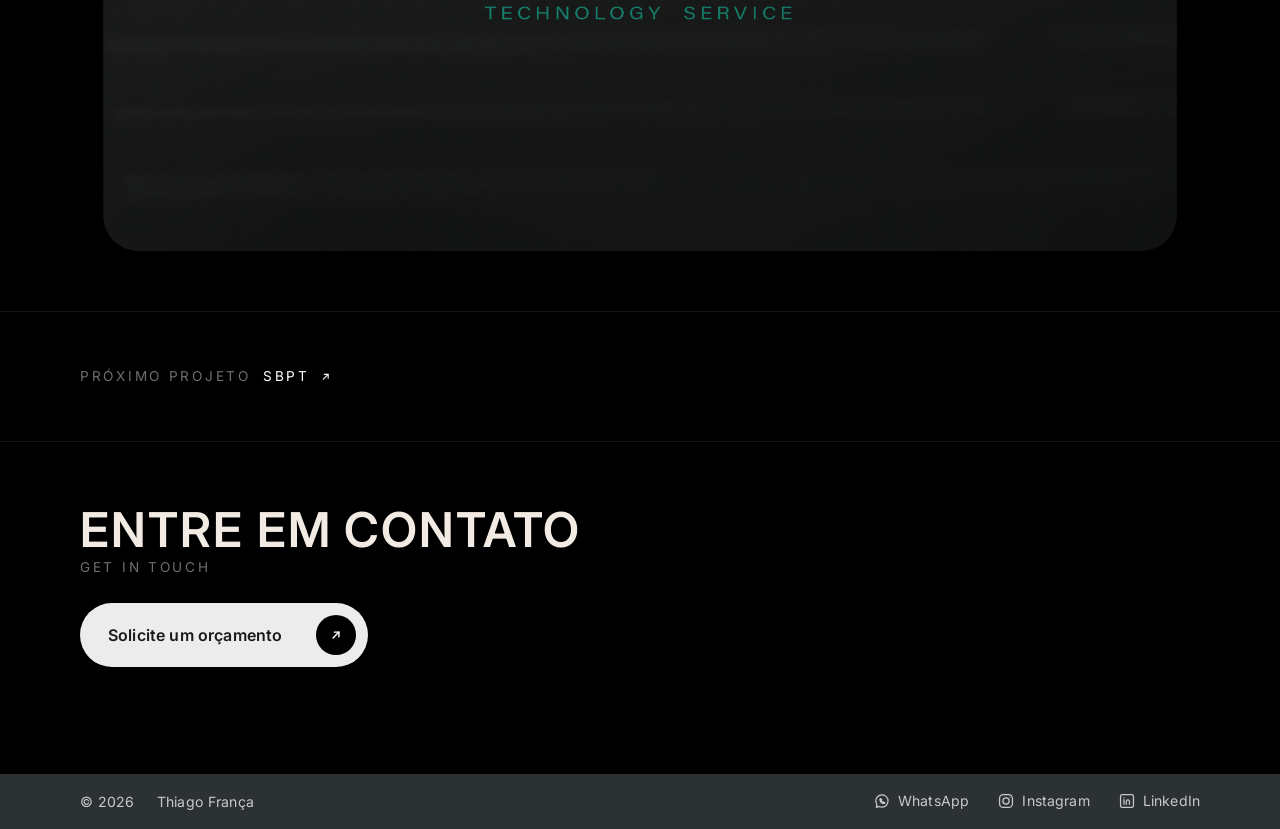
<file: gane.html>
<!DOCTYPE html>
<html lang="pt-BR">
<head>
  <meta charset="UTF-8">
  <meta name="viewport" content="width=device-width, initial-scale=1.0">
  <title>GANE — Case study | Thiago França</title>
  <link rel="stylesheet" href="thiago-franca.css">
  <link rel="stylesheet" href="agape-case.css">
  <link rel="stylesheet" href="reveal.css">
  <link rel="preconnect" href="https://fonts.googleapis.com">
  <link rel="preconnect" href="https://fonts.gstatic.com" crossorigin>
  <link href="https://fonts.googleapis.com/css2?family=Inter:wght@400;500;600&display=swap" rel="stylesheet">
</head>
<body class="agape-page">
  <header class="site-header">
    <div class="site-header-bg" aria-hidden="true"></div>
    <nav class="site-nav" aria-label="Principal">
      <a href="thiago-franca.html#home">Início</a>
      <a href="works.html">Projetos</a>
      <a href="thiago-franca.html#contact">Contato</a>
    </nav>
  </header>

  <main class="case-agape-main">
    <section id="gane-page-head" class="case-reveal-section agape-page-head" aria-labelledby="gane-title">
      <div class="agape-inner">
        <h1 id="gane-title" class="case-reveal-item agape-project-title">GANE</h1>
        <p class="case-reveal-item agape-lead agape-lead--pt">
          O logotipo foi cuidadosamente elaborado em colaboração com os fundadores para transmitir informações de forma eficaz e impactante. O design da marca apresenta uma forma com bordas arredondadas, seguindo uma grade reta, complementada por uma paleta de cores e tipografia cuidadosamente selecionadas, alinhadas com o mapa mental desenvolvido para o projeto.
        </p>
        <p class="case-reveal-item agape-lead agape-lead--en">
          The logotype was carefully crafted in collaboration with the founders to convey information effectively and impactfully. The brand design features a rounded-edge shape following a straight grid, complemented by a carefully selected color palette and typography, aligned with the mind map developed for the project.
        </p>
        <div class="case-reveal-item agape-num-gallery" aria-label="Galeria do projeto GANE">
          <figure class="agape-num-gallery__full">
            <video src="assets/gane-gallery-1.mp4" autoplay loop muted playsinline preload="metadata" aria-label="GANE — animação do símbolo da marca."></video>
          </figure>
          <figure class="agape-num-gallery__full">
            <img src="assets/gane-gallery-2.png" alt="GANE — logotipo Technology Service em fundo teal." loading="lazy" decoding="async" />
          </figure>
          <figure class="agape-num-gallery__full">
            <picture>
              <source media="(max-width: 640px)" srcset="assets/gane-gallery-3-mobile.png" />
              <img src="assets/gane-gallery-3.png" alt="GANE — atributos da marca: moderna, minimalista, forte, imponente, autêntica, confiável." loading="lazy" decoding="async" />
            </picture>
          </figure>
          <figure class="agape-num-gallery__full">
            <img src="assets/gane-gallery-4.png" alt="GANE — tipografia de apoio Nohemi." loading="lazy" decoding="async" />
          </figure>
          <figure class="agape-num-gallery__full">
            <video src="assets/gane-gallery-5.mp4" autoplay loop muted playsinline preload="metadata" aria-label="GANE — animação da construção do símbolo na grade."></video>
          </figure>
          <figure class="agape-num-gallery__full">
            <img src="assets/gane-gallery-6.png" alt="GANE — paleta de cores da marca." loading="lazy" decoding="async" />
          </figure>
          <figure class="agape-num-gallery__full">
            <video src="assets/gane-gallery-7.mp4" autoplay loop muted playsinline preload="metadata" aria-label="GANE — animação de aplicações da marca."></video>
          </figure>
          <figure class="agape-num-gallery__full">
            <img src="assets/gane-gallery-8.png" alt="GANE — aplicações digitais em notebooks." loading="lazy" decoding="async" />
          </figure>
          <figure class="agape-num-gallery__full">
            <img src="assets/gane-gallery-9.png" alt="GANE — aplicações em papelaria e outdoor." loading="lazy" decoding="async" />
          </figure>
          <figure class="agape-num-gallery__full">
            <img src="assets/gane-gallery-10.png" alt="GANE — Technology for humans e Technology service." loading="lazy" decoding="async" />
          </figure>
          <figure class="agape-num-gallery__full">
            <img src="assets/gane-gallery-11.png" alt="GANE — logotipo Technology Service em fundo escuro." loading="lazy" decoding="async" />
          </figure>
        </div>
      </div>
    </section>

    <section id="gane-next" class="case-reveal-section case-next" aria-label="Próximo projeto">
      <div class="agape-inner">
        <a class="case-reveal-item case-next-link" href="sbpt.html">
          <span class="case-next-label">Próximo projeto</span>
          <span class="case-next-row">
            <span class="case-next-name">SBPT</span>
            <span class="case-next-arrow" aria-hidden="true">
              <svg viewBox="0 0 24 24" width="16" height="16" fill="none" stroke="currentColor" stroke-width="2.2" stroke-linecap="round" stroke-linejoin="round">
                <path d="M7 17L17 7"/>
                <path d="M9 7h8v8"/>
              </svg>
            </span>
          </span>
        </a>
      </div>
    </section>

    <section id="gane-contact" class="case-reveal-section agape-cta" aria-labelledby="gane-cta-heading">
      <div class="agape-inner">
        <h2 id="gane-cta-heading" class="case-reveal-item agape-cta-title reveal-title">Entre em contato</h2>
        <p class="case-reveal-item agape-cta-sub reveal-title reveal-title--en">Get in touch</p>
        <a
          class="case-reveal-item budget-cta agape-cta-button"
          href="https://wa.me/5561999933552?text=Ol%C3%A1!%20Thiago.%20Vim%20pelo%20seu%20site%20e%20gostaria%20de%20um%20or%C3%A7amento."
          rel="noopener noreferrer"
          target="_blank"
        >
          <span class="budget-cta-label">Solicite um orçamento</span>
          <span class="budget-cta-icon" aria-hidden="true">
            <svg viewBox="0 0 24 24" width="14" height="14" fill="none" stroke="currentColor" stroke-width="2.4" stroke-linecap="round" stroke-linejoin="round">
              <path d="M7 17L17 7"/>
              <path d="M9 7h8v8"/>
            </svg>
          </span>
        </a>
      </div>
    </section>
  </main>

  <footer class="site-footer">
    <div class="site-footer-inner">
      <p class="site-footer-copy"><span>© 2026</span> Thiago França</p>
      <nav class="site-footer-socials" aria-label="Redes sociais">
        <a class="site-footer-social" href="https://wa.me/5561999933552?text=Ol%C3%A1!%20Thiago.%20Vim%20pelo%20seu%20site%20e%20gostaria%20de%20um%20or%C3%A7amento." rel="noopener noreferrer" target="_blank">
          <svg class="site-footer-icon" viewBox="0 0 24 24" width="18" height="18" aria-hidden="true" fill="none" stroke="currentColor" stroke-width="1.7" stroke-linecap="round" stroke-linejoin="round">
            <path d="M4.6 19.4l.7-2.6A8.2 8.2 0 1112 20.2a8.1 8.1 0 01-3.7-.9l-3.7 1.1z"/>
            <path d="M9.2 9.6c.2.1.3.5.2.8 0 1.4.6 2.6 1.6 3.5 1 .9 2.3 1.4 3.7 1.4.3 0 .6 0 .8-.2.2-.2.2-.5 0-.7l-.8-1c-.1-.2-.4-.2-.6 0l-.3.4c-.2.2-.4.2-.6.1-1.1-.5-2-1.4-2.4-2.5-.1-.2 0-.5.2-.6l.4-.3c.2-.2.1-.5 0-.6l-1-.8c-.2-.2-.5-.2-.7 0l-.5.5z"/>
          </svg>
          <span>WhatsApp</span>
        </a>
        <a class="site-footer-social" href="https://www.instagram.com/thiagofr.design" rel="noopener noreferrer" target="_blank">
          <svg class="site-footer-icon" viewBox="0 0 24 24" width="18" height="18" aria-hidden="true" fill="none" stroke="currentColor" stroke-width="1.7" stroke-linecap="round" stroke-linejoin="round">
            <rect x="3.4" y="3.4" width="17.2" height="17.2" rx="5"/>
            <circle cx="12" cy="12" r="4.1"/>
            <circle cx="17.2" cy="6.8" r="0.9" fill="currentColor" stroke="none"/>
          </svg>
          <span>Instagram</span>
        </a>
        <a class="site-footer-social" href="https://www.linkedin.com/in/thiago-ribeiro-60999ba2" rel="noopener noreferrer" target="_blank" aria-label="LinkedIn">
          <svg class="site-footer-icon" viewBox="0 0 24 24" width="18" height="18" aria-hidden="true" fill="none" stroke="currentColor" stroke-width="1.7" stroke-linecap="round" stroke-linejoin="round">
            <rect x="3.4" y="3.4" width="17.2" height="17.2" rx="2.4"/>
            <path d="M8 10.2V16.4" />
            <circle cx="8" cy="7.7" r="0.85" fill="currentColor" stroke="none"/>
            <path d="M11.1 16.4v-3.7c0-1.2.9-2.1 2.1-2.1s2.1.9 2.1 2.1v3.7"/>
          </svg>
          <span>LinkedIn</span>
        </a>
      </nav>
    </div>
  </footer>

  <script src="reveal.js"></script>
  <script src="thiago-franca.js"></script>
  <script src="gallery-fit.js"></script>
</body>
</html>
</file>
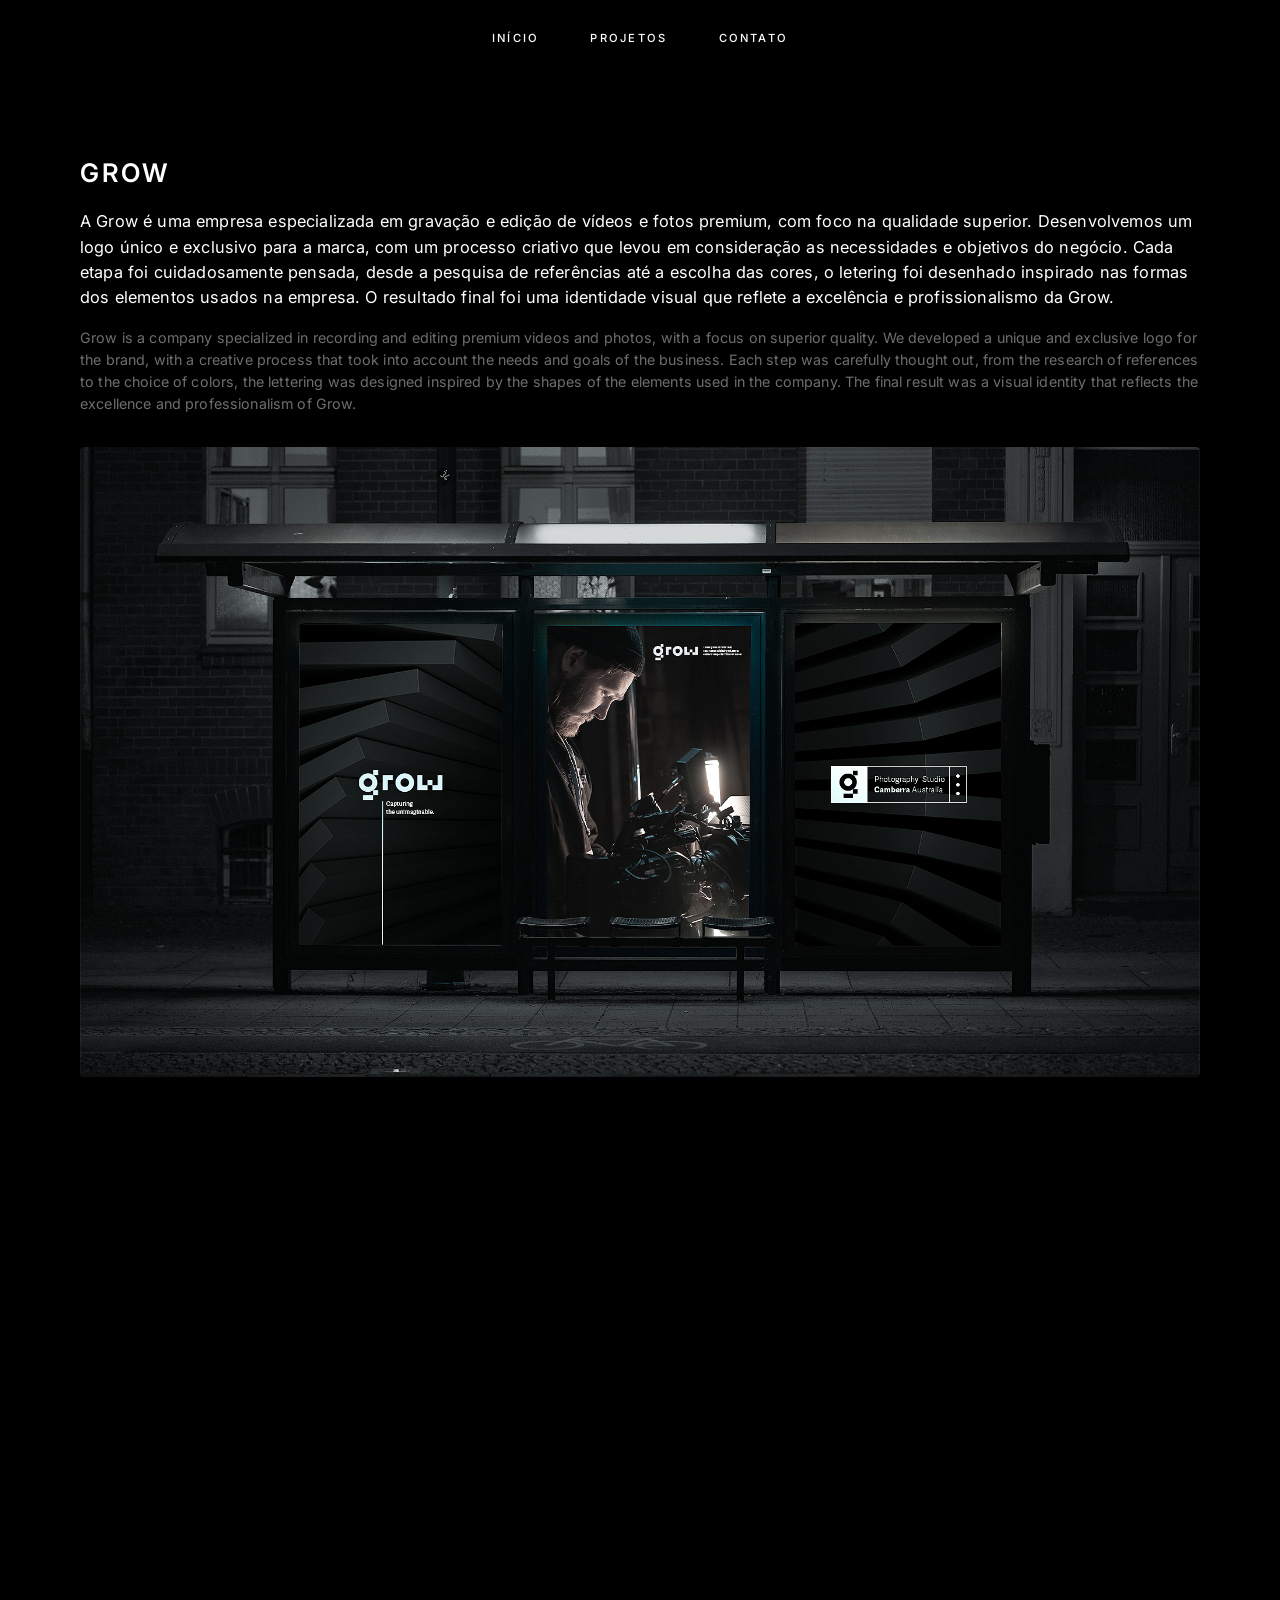
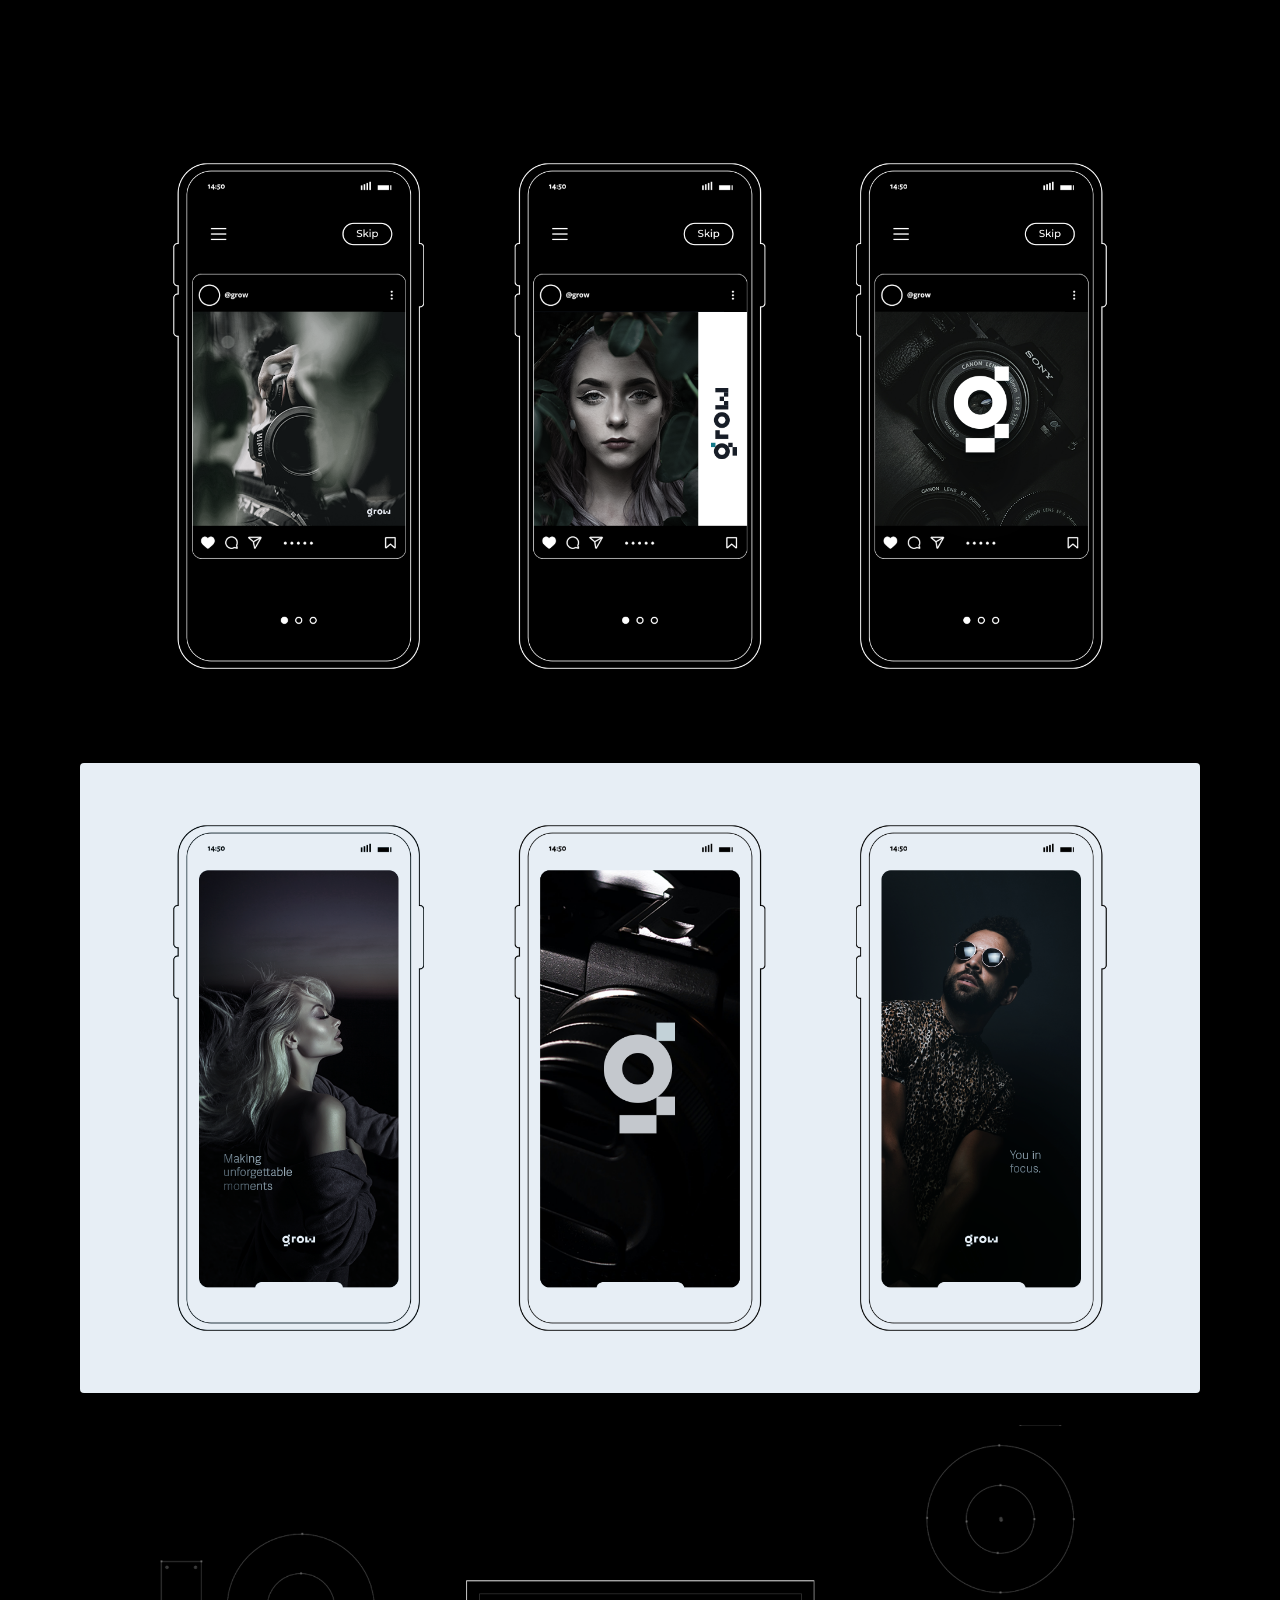
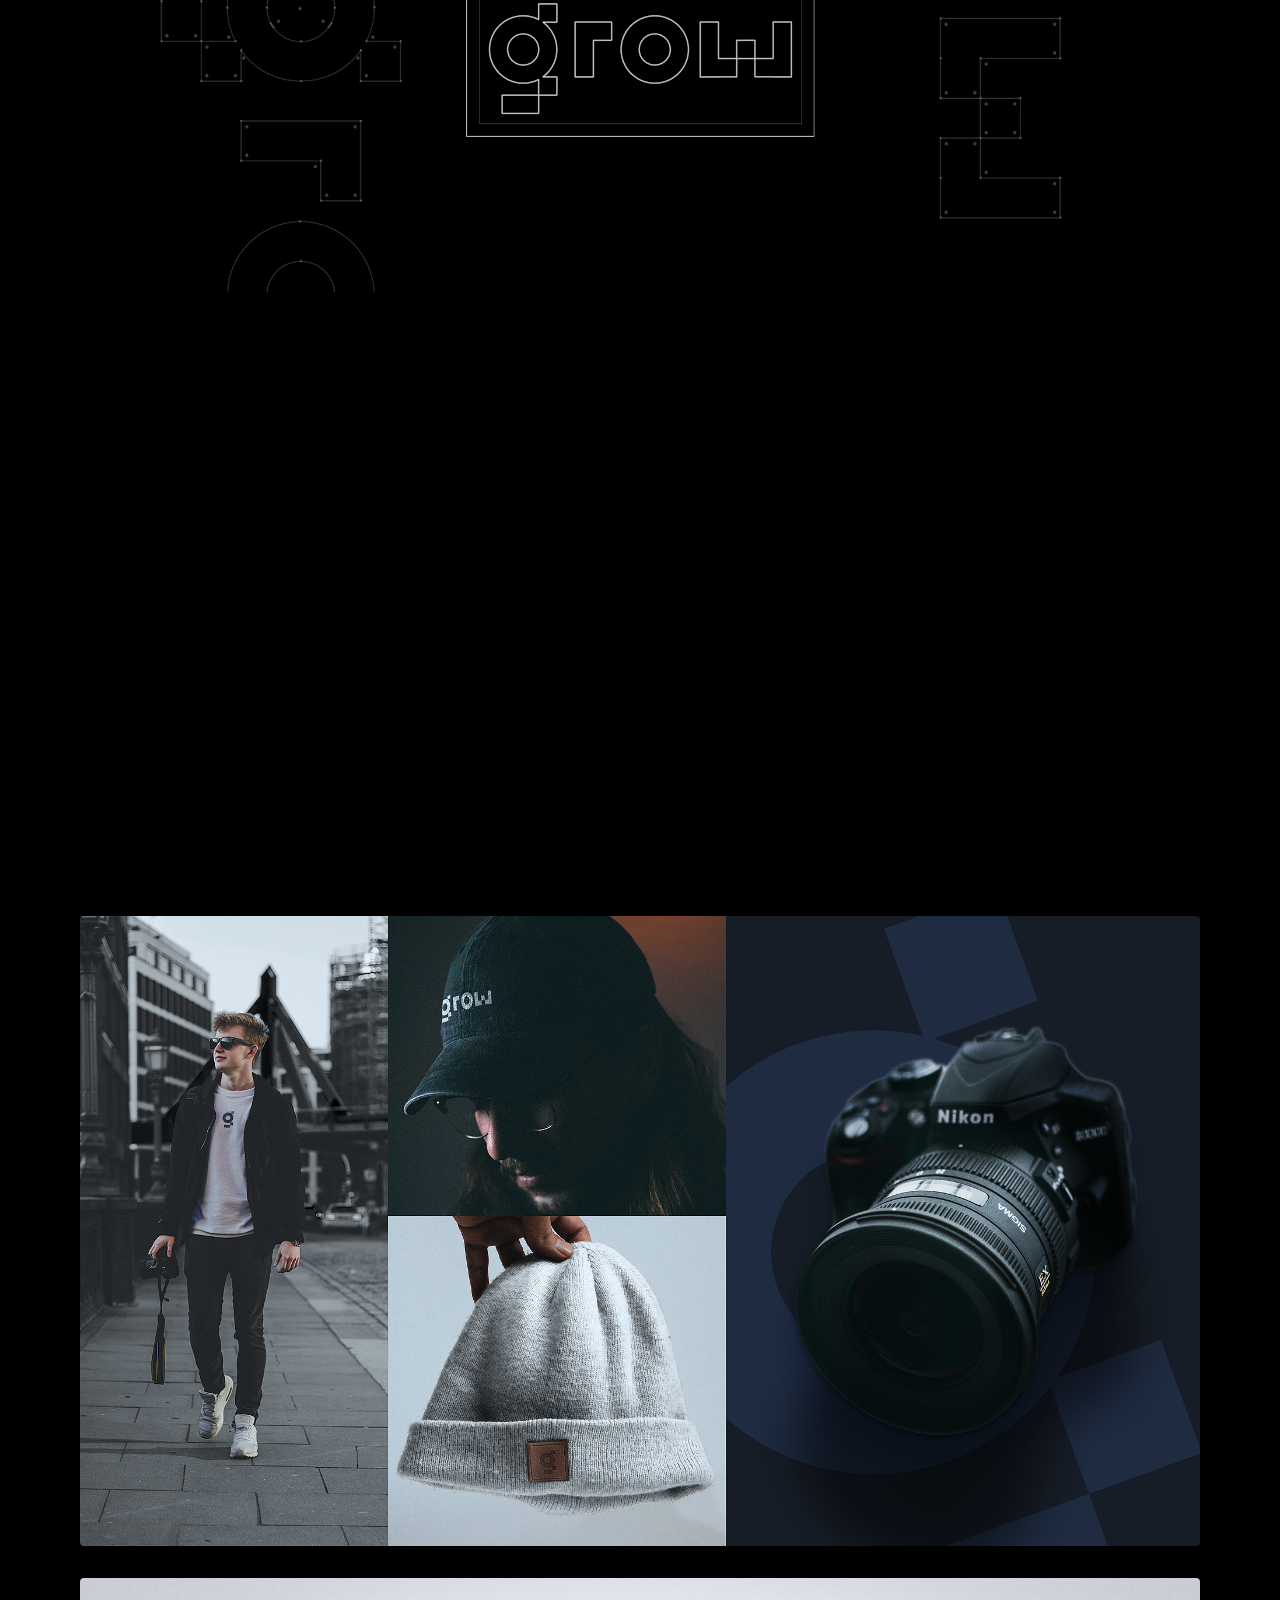
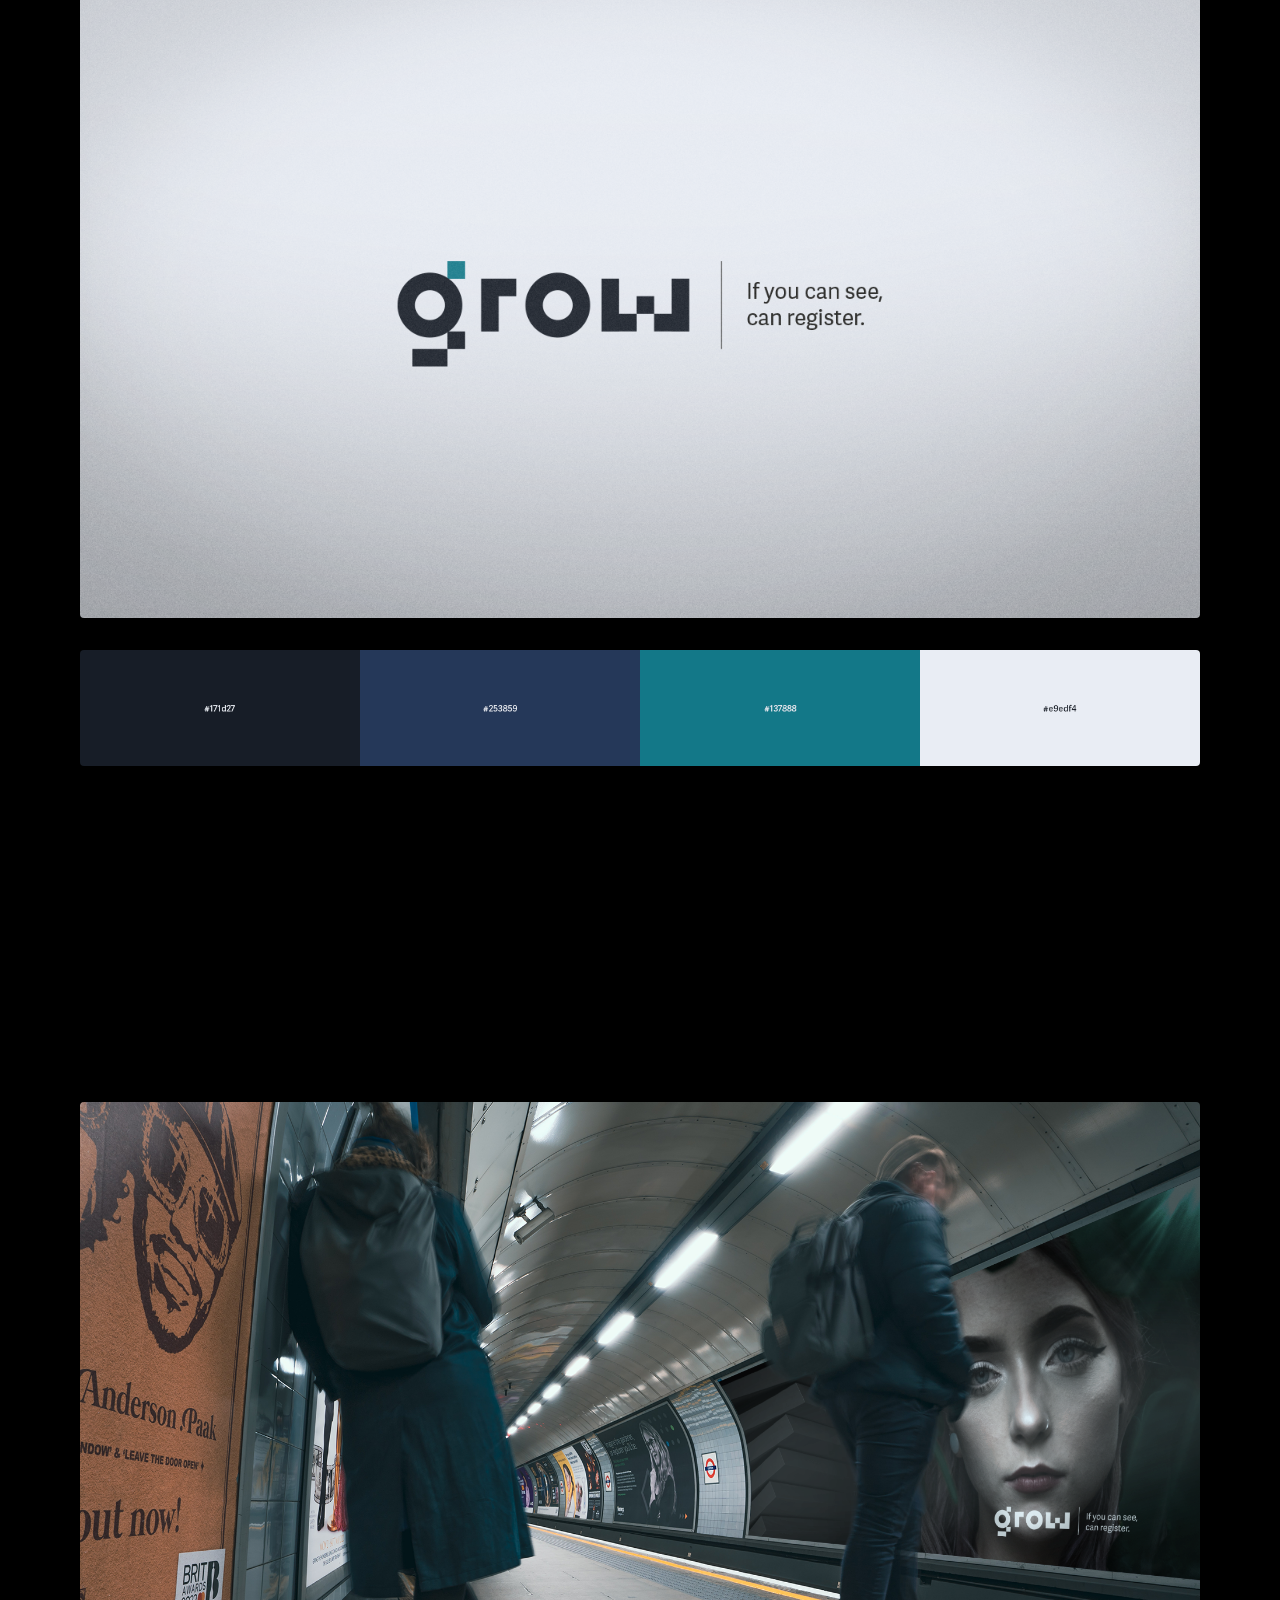
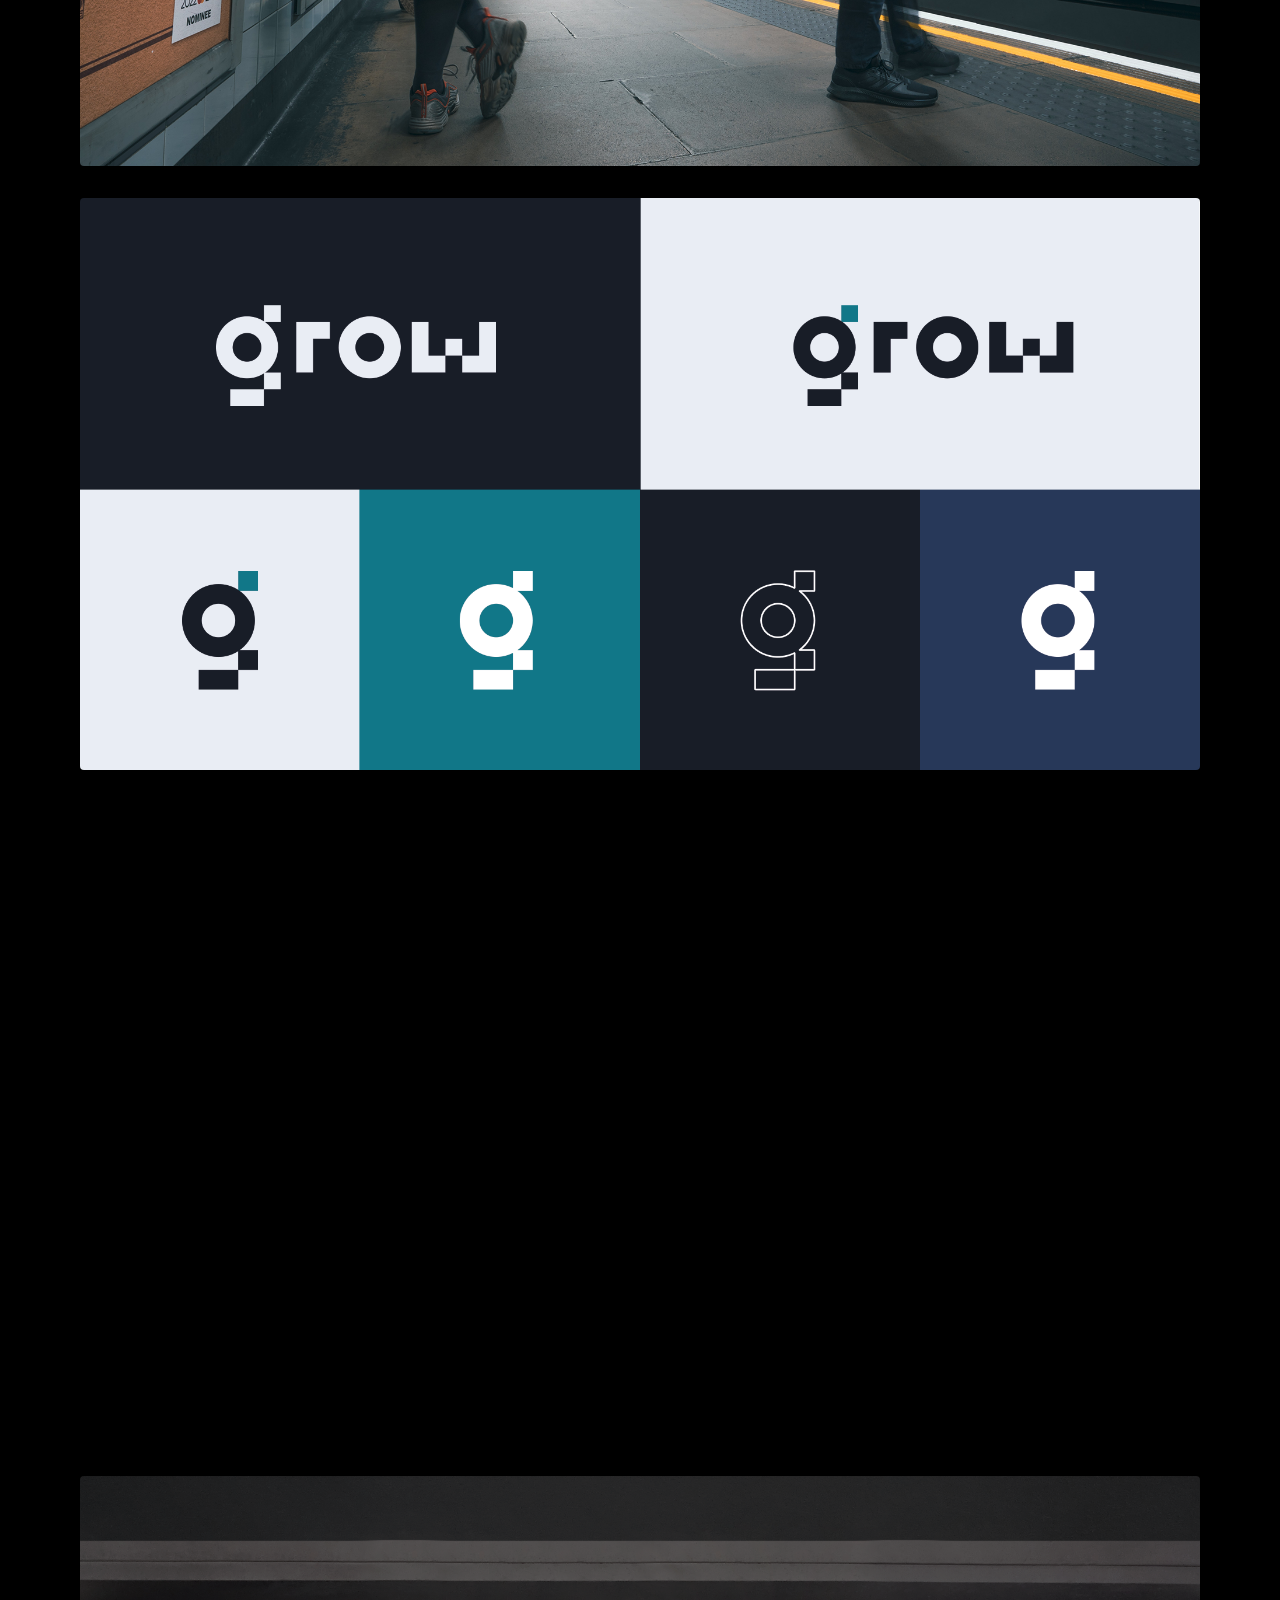
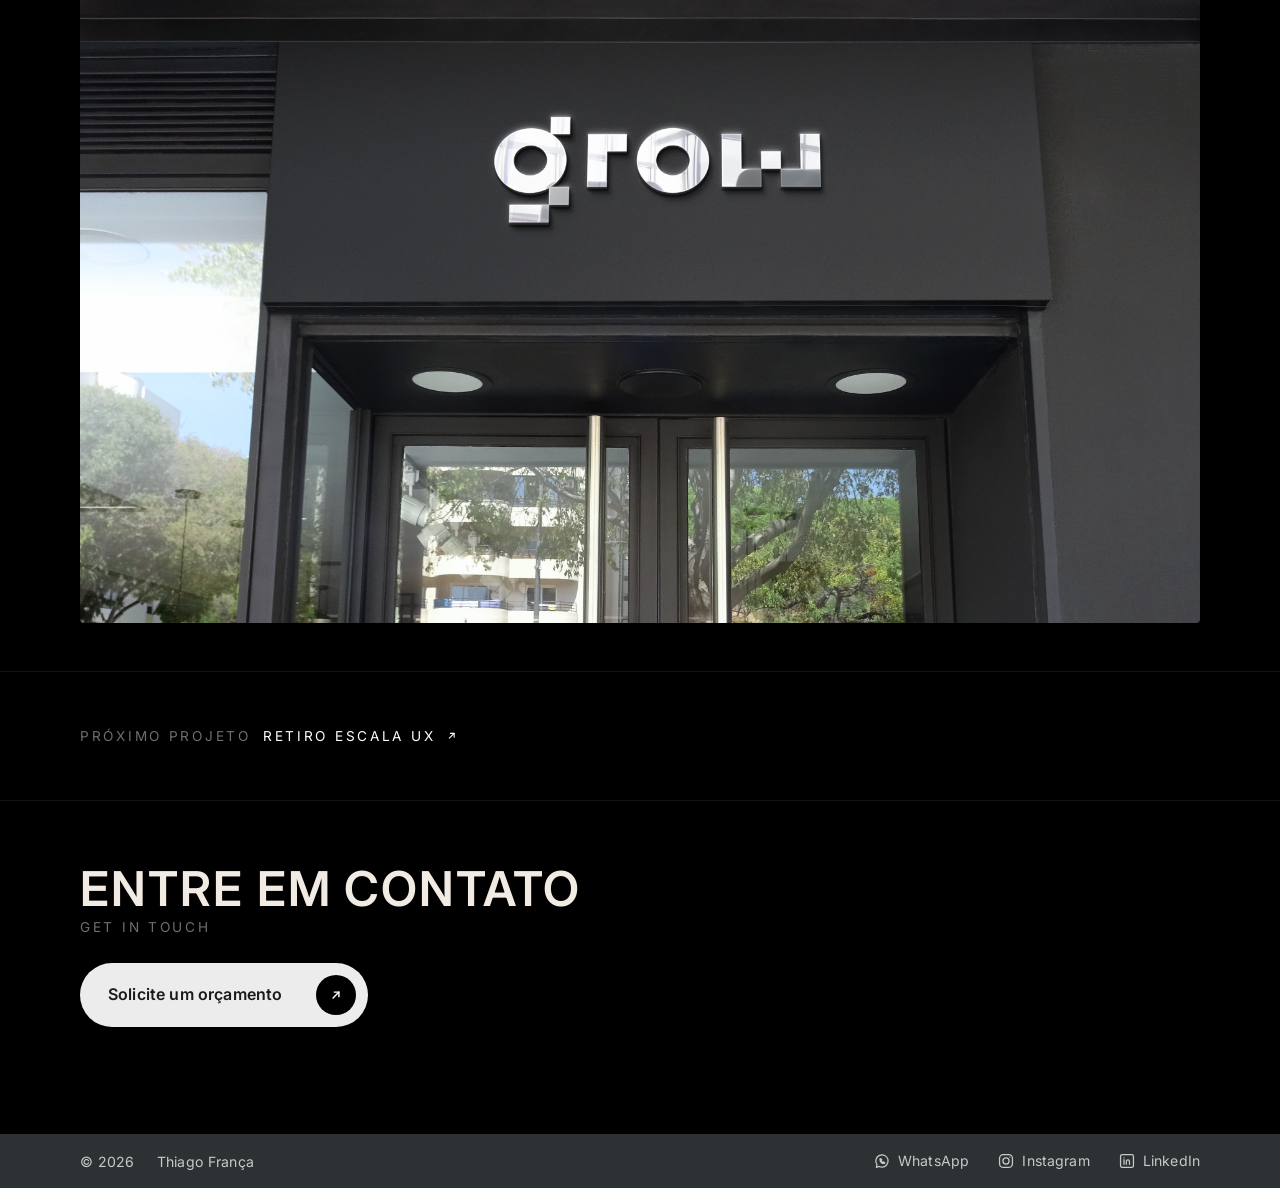
<file: grow.html>
<!DOCTYPE html>
<html lang="pt-BR">
<head>
  <meta charset="UTF-8">
  <meta name="viewport" content="width=device-width, initial-scale=1.0">
  <title>GROW — Case study | Thiago França</title>
  <link rel="stylesheet" href="thiago-franca.css">
  <link rel="stylesheet" href="agape-case.css">
  <link rel="stylesheet" href="reveal.css">
  <link rel="preconnect" href="https://fonts.googleapis.com">
  <link rel="preconnect" href="https://fonts.gstatic.com" crossorigin>
  <link href="https://fonts.googleapis.com/css2?family=Inter:wght@400;500;600&display=swap" rel="stylesheet">
</head>
<body class="agape-page grow-page">
  <header class="site-header">
    <div class="site-header-bg" aria-hidden="true"></div>
    <nav class="site-nav" aria-label="Principal">
      <a href="thiago-franca.html#home">Início</a>
      <a href="works.html">Projetos</a>
      <a href="thiago-franca.html#contact">Contato</a>
    </nav>
  </header>

  <main class="case-agape-main">
    <section id="grow-page-head" class="case-reveal-section agape-page-head" aria-labelledby="grow-title">
      <div class="agape-inner">
        <h1 id="grow-title" class="case-reveal-item agape-project-title">GROW</h1>
        <p class="case-reveal-item agape-lead agape-lead--pt">
          A Grow é uma empresa especializada em gravação e edição de vídeos e fotos premium, com foco na qualidade superior. Desenvolvemos um logo único e exclusivo para a marca, com um processo criativo que levou em consideração as necessidades e objetivos do negócio. Cada etapa foi cuidadosamente pensada, desde a pesquisa de referências até a escolha das cores, o letering foi desenhado inspirado nas formas dos elementos usados na empresa. O resultado final foi uma identidade visual que reflete a excelência e profissionalismo da Grow.
        </p>
        <p class="case-reveal-item agape-lead agape-lead--en">
          Grow is a company specialized in recording and editing premium videos and photos, with a focus on superior quality. We developed a unique and exclusive logo for the brand, with a creative process that took into account the needs and goals of the business. Each step was carefully thought out, from the research of references to the choice of colors, the lettering was designed inspired by the shapes of the elements used in the company. The final result was a visual identity that reflects the excellence and professionalism of Grow.
        </p>
        <div class="case-reveal-item agape-num-gallery" aria-label="Galeria do projeto Grow">
          <figure class="agape-num-gallery__full">
            <img src="assets/grow-gallery-1.png" alt="GROW — mockup de abrigo de ônibus com identidade da marca." loading="lazy" decoding="async" />
          </figure>
          <figure class="agape-num-gallery__full">
            <video src="assets/grow-gallery-2.mp4" autoplay loop muted playsinline preload="metadata" aria-label="GROW — animação da identidade visual."></video>
          </figure>
          <figure class="agape-num-gallery__full">
            <img src="assets/grow-gallery-3.png" alt="GROW — peça de branding 3." loading="lazy" decoding="async" />
          </figure>
          <figure class="agape-num-gallery__full">
            <img src="assets/grow-gallery-4.png" alt="GROW — peça de branding 4." loading="lazy" decoding="async" />
          </figure>
          <figure class="agape-num-gallery__full">
            <img src="assets/grow-gallery-5.png" alt="GROW — peça de branding 5." loading="lazy" decoding="async" />
          </figure>
          <figure class="agape-num-gallery__full">
            <video src="assets/grow-gallery-6.mp4" autoplay loop muted playsinline preload="metadata" aria-label="GROW — animação de branding 6."></video>
          </figure>
          <figure class="agape-num-gallery__full">
            <img src="assets/grow-gallery-7.png" alt="GROW — peça de branding 7." loading="lazy" decoding="async" />
          </figure>
          <figure class="agape-num-gallery__full">
            <img src="assets/grow-gallery-8.png" alt="GROW — peça de branding 8." loading="lazy" decoding="async" />
          </figure>
          <figure class="agape-num-gallery__full">
            <img src="assets/grow-gallery-9.png" alt="GROW — peça de branding 9." loading="lazy" decoding="async" />
          </figure>
          <div class="agape-num-gallery__pair">
            <figure>
              <video src="assets/grow-gallery-10.mp4" autoplay loop muted playsinline preload="metadata" aria-label="GROW — animação de branding 10."></video>
            </figure>
            <figure>
                <video src="assets/grow-gallery-11.mp4" autoplay loop muted playsinline preload="metadata" aria-label="GROW — animação de branding 11."></video>
            </figure>
          </div>
          <figure class="agape-num-gallery__full">
            <img src="assets/grow-gallery-12.png" alt="GROW — peça de branding 12." loading="lazy" decoding="async" />
          </figure>
          <figure class="agape-num-gallery__full">
            <img src="assets/grow-gallery-13.png" alt="GROW — peça de branding 13." loading="lazy" decoding="async" />
          </figure>
          <figure class="agape-num-gallery__full">
            <img src="assets/grow-gallery-14.png" alt="GROW — peça de branding 14." loading="lazy" decoding="async" />
          </figure>
          <figure class="agape-num-gallery__full">
            <img src="assets/grow-gallery-15.png" alt="GROW — peça de branding 15." loading="lazy" decoding="async" />
          </figure>
        </div>
      </div>
    </section>

    <section id="grow-next" class="case-reveal-section case-next" aria-label="Próximo projeto">
      <div class="agape-inner">
        <a class="case-reveal-item case-next-link" href="retiro-escala-ux.html">
          <span class="case-next-label">Próximo projeto</span>
          <span class="case-next-row">
            <span class="case-next-name">Retiro Escala UX</span>
            <span class="case-next-arrow" aria-hidden="true">
              <svg viewBox="0 0 24 24" width="16" height="16" fill="none" stroke="currentColor" stroke-width="2.2" stroke-linecap="round" stroke-linejoin="round">
                <path d="M7 17L17 7"/>
                <path d="M9 7h8v8"/>
              </svg>
            </span>
          </span>
        </a>
      </div>
    </section>

    <section id="grow-contact" class="case-reveal-section agape-cta" aria-labelledby="grow-cta-heading">
      <div class="agape-inner">
        <h2 id="grow-cta-heading" class="case-reveal-item agape-cta-title reveal-title">Entre em contato</h2>
        <p class="case-reveal-item agape-cta-sub reveal-title reveal-title--en">Get in touch</p>
        <a
          class="case-reveal-item budget-cta agape-cta-button"
          href="https://wa.me/5561999933552?text=Ol%C3%A1!%20Thiago.%20Vim%20pelo%20seu%20site%20e%20gostaria%20de%20um%20or%C3%A7amento."
          rel="noopener noreferrer"
          target="_blank"
        >
          <span class="budget-cta-label">Solicite um orçamento</span>
          <span class="budget-cta-icon" aria-hidden="true">
            <svg viewBox="0 0 24 24" width="14" height="14" fill="none" stroke="currentColor" stroke-width="2.4" stroke-linecap="round" stroke-linejoin="round">
              <path d="M7 17L17 7"/>
              <path d="M9 7h8v8"/>
            </svg>
          </span>
        </a>
      </div>
    </section>
  </main>

  <footer class="site-footer">
    <div class="site-footer-inner">
      <p class="site-footer-copy"><span>© 2026</span> Thiago França</p>
      <nav class="site-footer-socials" aria-label="Redes sociais">
        <a class="site-footer-social" href="https://wa.me/5561999933552?text=Ol%C3%A1!%20Thiago.%20Vim%20pelo%20seu%20site%20e%20gostaria%20de%20um%20or%C3%A7amento." rel="noopener noreferrer" target="_blank">
          <svg class="site-footer-icon" viewBox="0 0 24 24" width="18" height="18" aria-hidden="true" fill="none" stroke="currentColor" stroke-width="1.7" stroke-linecap="round" stroke-linejoin="round">
            <path d="M4.6 19.4l.7-2.6A8.2 8.2 0 1112 20.2a8.1 8.1 0 01-3.7-.9l-3.7 1.1z"/>
            <path d="M9.2 9.6c.2.1.3.5.2.8 0 1.4.6 2.6 1.6 3.5 1 .9 2.3 1.4 3.7 1.4.3 0 .6 0 .8-.2.2-.2.2-.5 0-.7l-.8-1c-.1-.2-.4-.2-.6 0l-.3.4c-.2.2-.4.2-.6.1-1.1-.5-2-1.4-2.4-2.5-.1-.2 0-.5.2-.6l.4-.3c.2-.2.1-.5 0-.6l-1-.8c-.2-.2-.5-.2-.7 0l-.5.5z"/>
          </svg>
          <span>WhatsApp</span>
        </a>
        <a class="site-footer-social" href="https://www.instagram.com/thiagofr.design" rel="noopener noreferrer" target="_blank">
          <svg class="site-footer-icon" viewBox="0 0 24 24" width="18" height="18" aria-hidden="true" fill="none" stroke="currentColor" stroke-width="1.7" stroke-linecap="round" stroke-linejoin="round">
            <rect x="3.4" y="3.4" width="17.2" height="17.2" rx="5"/>
            <circle cx="12" cy="12" r="4.1"/>
            <circle cx="17.2" cy="6.8" r="0.9" fill="currentColor" stroke="none"/>
          </svg>
          <span>Instagram</span>
        </a>
        <a class="site-footer-social" href="https://www.linkedin.com/in/thiago-ribeiro-60999ba2" rel="noopener noreferrer" target="_blank" aria-label="LinkedIn">
          <svg class="site-footer-icon" viewBox="0 0 24 24" width="18" height="18" aria-hidden="true" fill="none" stroke="currentColor" stroke-width="1.7" stroke-linecap="round" stroke-linejoin="round">
            <rect x="3.4" y="3.4" width="17.2" height="17.2" rx="2.4"/>
            <path d="M8 10.2V16.4" />
            <circle cx="8" cy="7.7" r="0.85" fill="currentColor" stroke="none"/>
            <path d="M11.1 16.4v-3.7c0-1.2.9-2.1 2.1-2.1s2.1.9 2.1 2.1v3.7"/>
          </svg>
          <span>LinkedIn</span>
        </a>
      </nav>
    </div>
  </footer>

  <script src="reveal.js"></script>
  <script src="thiago-franca.js"></script>
  <script src="gallery-fit.js"></script>
</body>
</html>
</file>
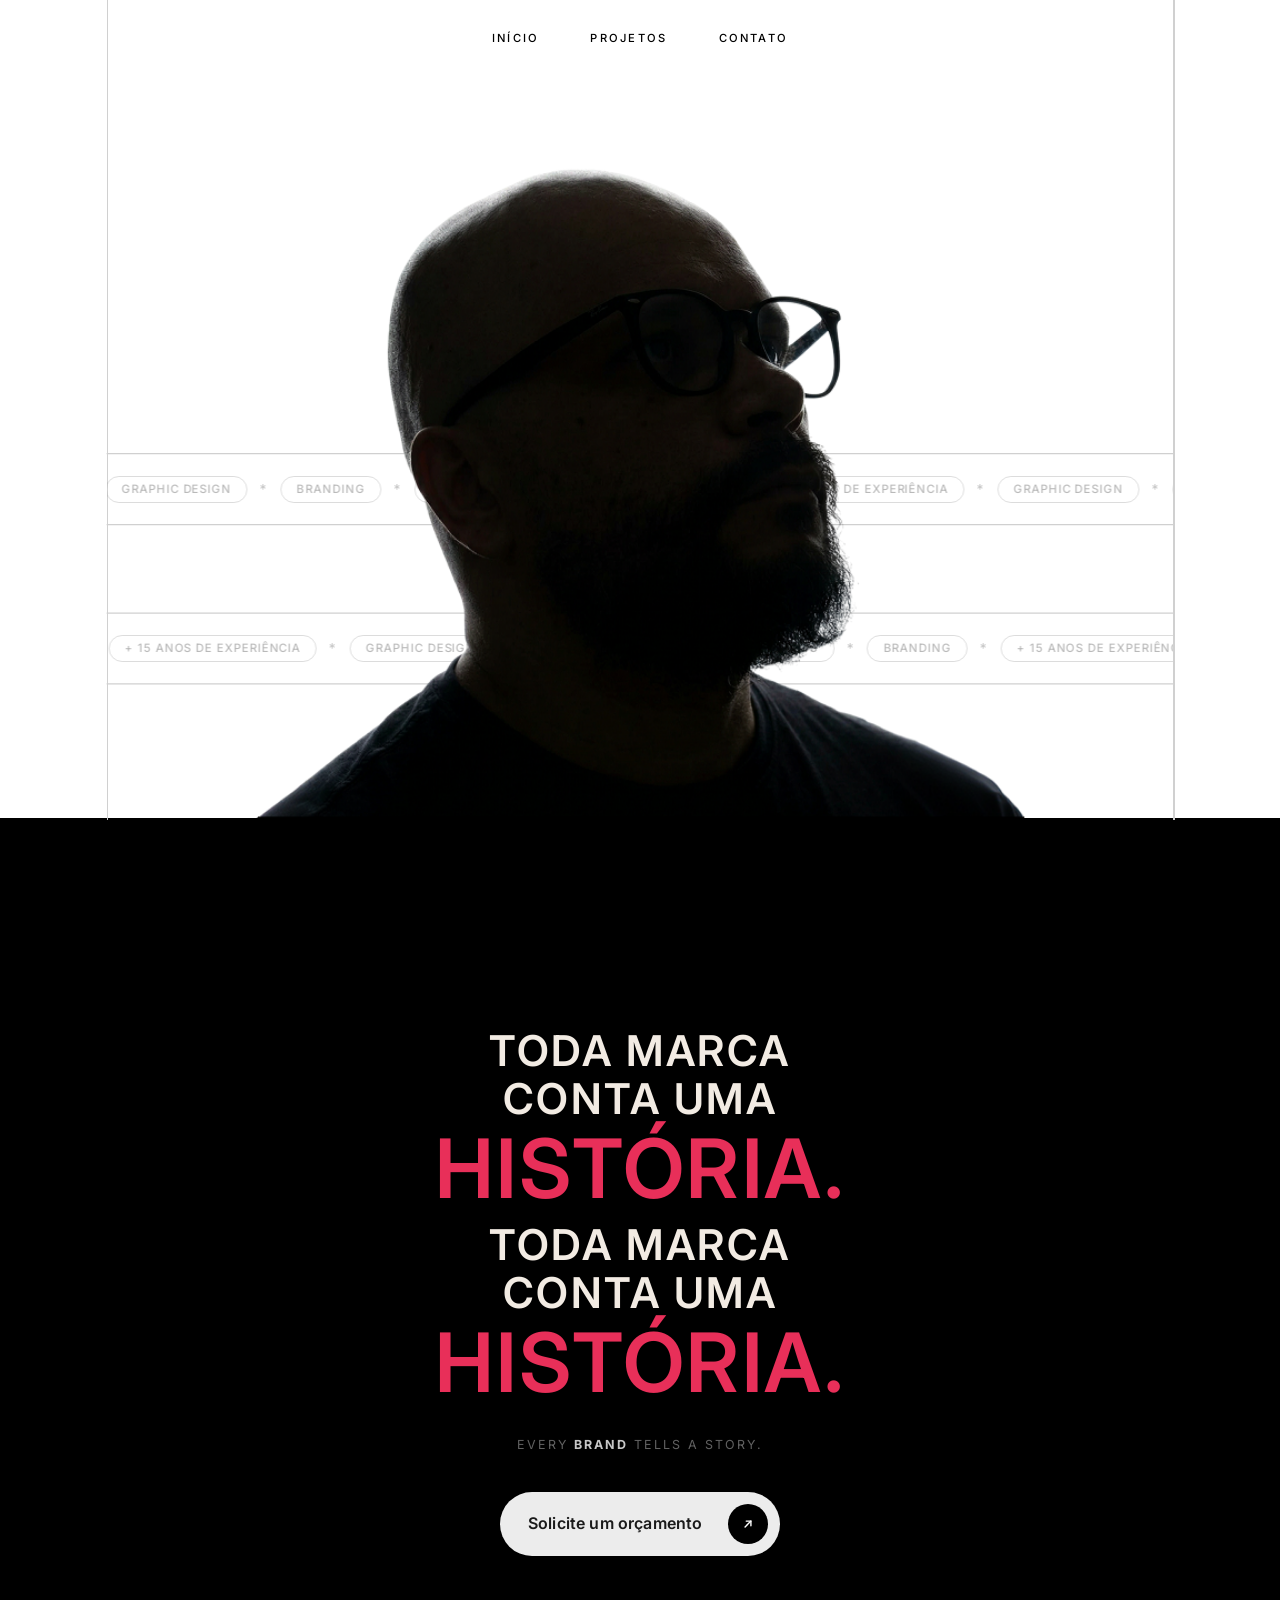
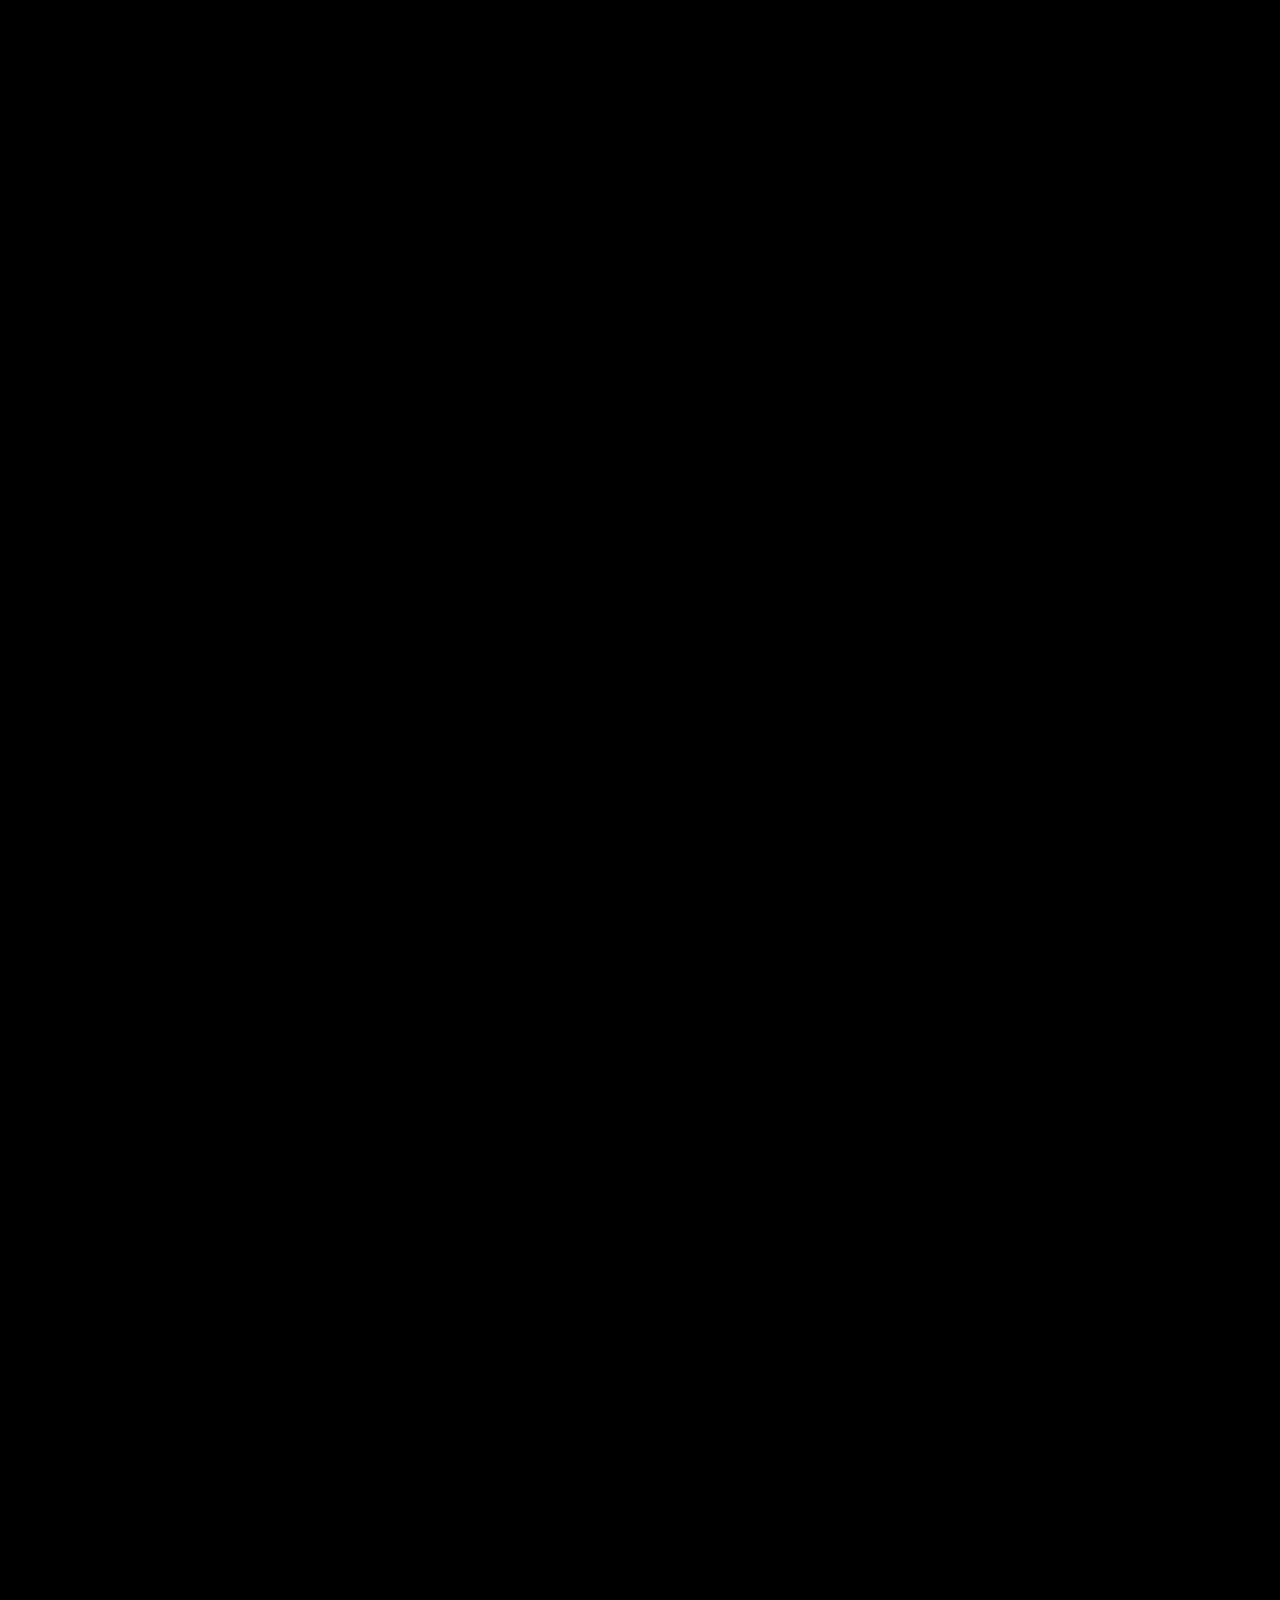
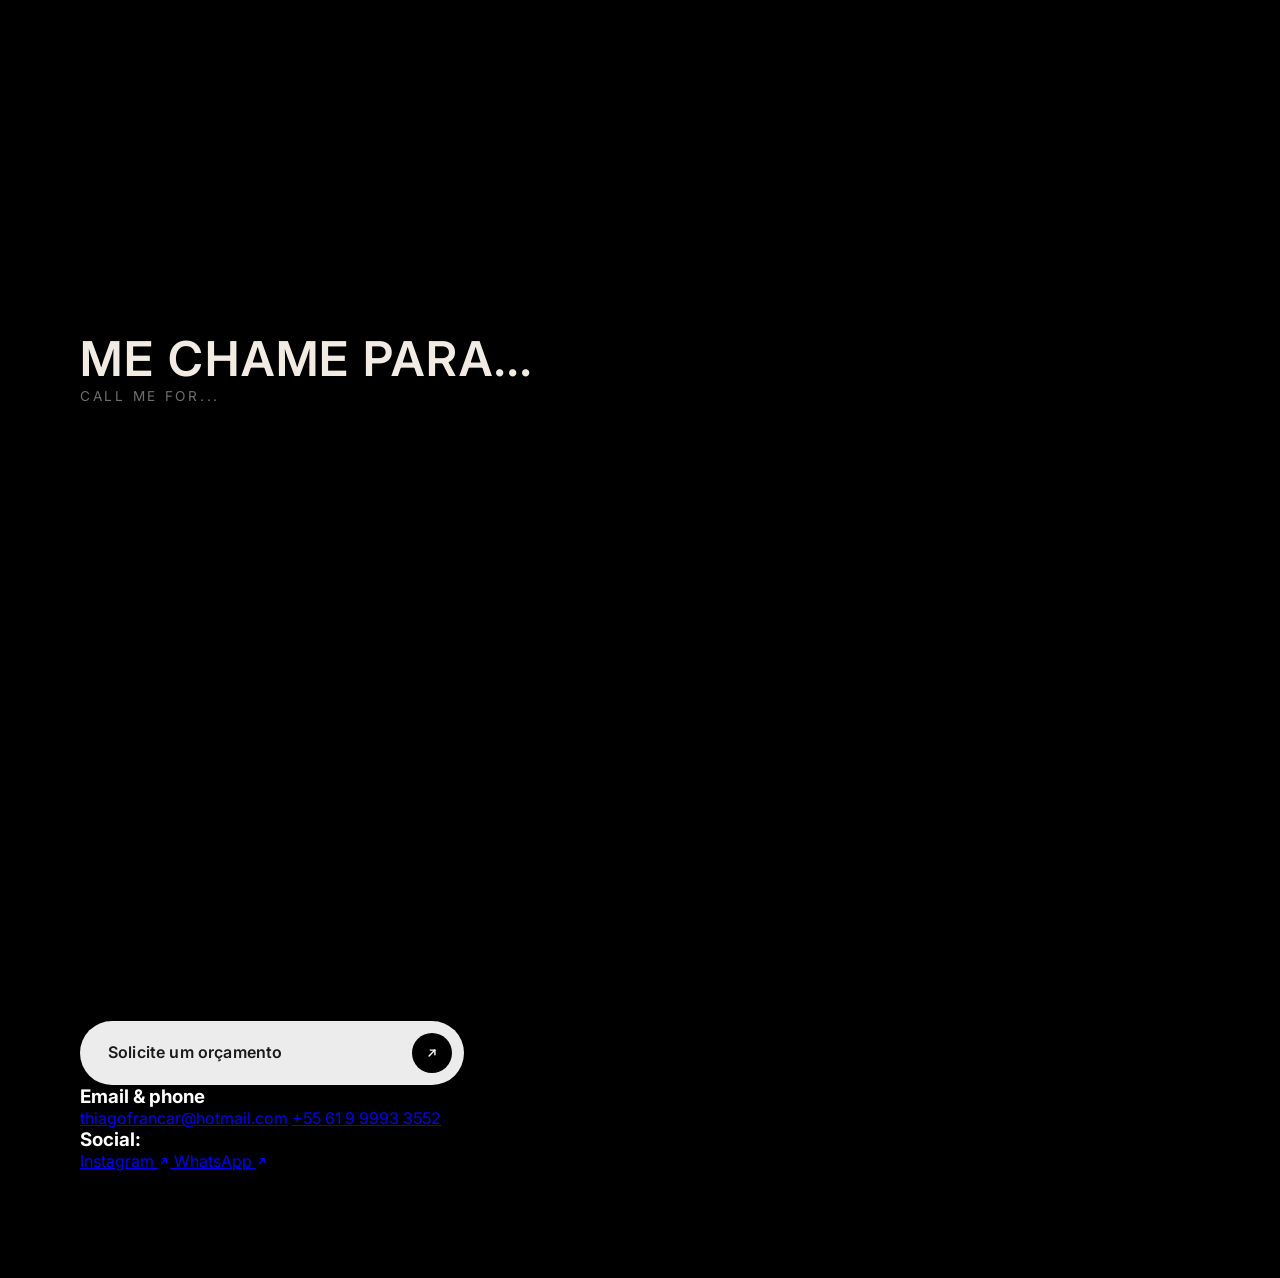
<file: index.html.html>
<!DOCTYPE html>
<html lang="pt-BR">
<head>
  <meta charset="UTF-8">
  <meta name="viewport" content="width=device-width, initial-scale=1.0">
  <title>Thiago França — Graphic Designer</title>
  <link rel="stylesheet" href="thiago-franca.css">
  <link rel="stylesheet" href="reveal.css">
  <link rel="preconnect" href="https://fonts.googleapis.com">
  <link rel="preconnect" href="https://fonts.gstatic.com" crossorigin>
  <link href="https://fonts.googleapis.com/css2?family=Archivo+Black&family=Inter:wght@400;500;600;700&display=swap" rel="stylesheet">
</head>
<body>
  <header class="site-header site-header--on-light">
    <div class="site-header-bg" aria-hidden="true"></div>
    <nav class="site-nav" aria-label="Principal">
      <a href="#home">Início</a>
      <a href="works.html">Projetos</a>
      <a href="#contact">Contato</a>
    </nav>
  </header>

  <main>
    <section id="home" class="hero hero--fold" aria-label="Apresentação">
      <div class="hero-shatter">
        <div class="hero-shatter-pin">
          <div class="hero-shatter-stage">
            <div class="hero-blinds" aria-hidden="true"></div>
            <div class="hero-shatter-live">
      <!-- Laterais em altura total do hero (topo da página → base) -->
      <div class="hero-side-rails" aria-hidden="true">
        <span class="hero-side-rail hero-side-rail--left"></span>
        <span class="hero-side-rail hero-side-rail--right"></span>
      </div>

      <div class="hero-fold">
        <div class="hero-fold-panel">
          <svg class="hero-fold-svg" viewBox="0 0 1000 1000" preserveAspectRatio="none" aria-hidden="true">
            <!-- Horizontais (faixa da grade, mais perto do THIAGO) -->
            <line x1="48" y1="504" x2="952" y2="504" class="hero-fold-line" />
            <line x1="48" y1="600" x2="952" y2="600" class="hero-fold-line" />
            <line x1="48" y1="720" x2="952" y2="720" class="hero-fold-line" />
            <line x1="48" y1="816" x2="952" y2="816" class="hero-fold-line" />
            <!-- Pontos -->
            <circle cx="952" cy="480" r="4.5" class="hero-fold-dot" />
            <circle cx="220" cy="504" r="4" class="hero-fold-dot" />
            <circle cx="760" cy="600" r="4" class="hero-fold-dot" />
            <circle cx="48" cy="660" r="4.5" class="hero-fold-dot" />
            <circle cx="320" cy="720" r="4" class="hero-fold-dot" />
            <circle cx="900" cy="816" r="4" class="hero-fold-dot" />
          </svg>

          <!-- Horizontais mobile: coladas nas laterais (só CSS ≤900px) -->
          <div class="hero-fold-hlines" aria-hidden="true">
            <span class="hero-fold-hline" style="--hline-top: 28.4%"></span>
            <span class="hero-fold-hline" style="--hline-top: 38%"></span>
            <span class="hero-fold-hline" style="--hline-top: 50%"></span>
            <span class="hero-fold-hline" style="--hline-top: 59.6%"></span>
          </div>

          <div class="hero-fold-row hero-fold-row--roles hero-fold-ticker" aria-label="Áreas">
            <div class="hero-fold-ticker-viewport">
              <div class="hero-fold-ticker-track hero-fold-ticker-track--fwd">
                <div class="hero-fold-ticker-group">
                  <span class="hero-fold-ticker-pill">GRAPHIC DESIGN</span>
                  <span class="hero-fold-ticker-star" aria-hidden="true">*</span>
                  <span class="hero-fold-ticker-pill">BRANDING</span>
                  <span class="hero-fold-ticker-star" aria-hidden="true">*</span>
                  <span class="hero-fold-ticker-pill">UX</span>
                  <span class="hero-fold-ticker-star" aria-hidden="true">*</span>
                  <span class="hero-fold-ticker-pill">+ 200 PROJETOS REALIZADOS</span>
                  <span class="hero-fold-ticker-star" aria-hidden="true">*</span>
                  <span class="hero-fold-ticker-pill">+ 15 ANOS DE EXPERIÊNCIA</span>
                  <span class="hero-fold-ticker-star" aria-hidden="true">*</span>
                </div>
                <div class="hero-fold-ticker-group" aria-hidden="true">
                  <span class="hero-fold-ticker-pill">GRAPHIC DESIGN</span>
                  <span class="hero-fold-ticker-star" aria-hidden="true">*</span>
                  <span class="hero-fold-ticker-pill">BRANDING</span>
                  <span class="hero-fold-ticker-star" aria-hidden="true">*</span>
                  <span class="hero-fold-ticker-pill">UX</span>
                  <span class="hero-fold-ticker-star" aria-hidden="true">*</span>
                  <span class="hero-fold-ticker-pill">+ 200 PROJETOS REALIZADOS</span>
                  <span class="hero-fold-ticker-star" aria-hidden="true">*</span>
                  <span class="hero-fold-ticker-pill">+ 15 ANOS DE EXPERIÊNCIA</span>
                  <span class="hero-fold-ticker-star" aria-hidden="true">*</span>
                </div>
              </div>
            </div>
          </div>

          <div class="hero-fold-row hero-fold-row--stats hero-fold-ticker" aria-label="Experiência">
            <div class="hero-fold-ticker-viewport">
              <div class="hero-fold-ticker-track hero-fold-ticker-track--rev">
                <div class="hero-fold-ticker-group">
                  <span class="hero-fold-ticker-pill">+ 15 ANOS DE EXPERIÊNCIA</span>
                  <span class="hero-fold-ticker-star" aria-hidden="true">*</span>
                  <span class="hero-fold-ticker-pill">GRAPHIC DESIGN</span>
                  <span class="hero-fold-ticker-star" aria-hidden="true">*</span>
                  <span class="hero-fold-ticker-pill">UX</span>
                  <span class="hero-fold-ticker-star" aria-hidden="true">*</span>
                  <span class="hero-fold-ticker-pill">+ 200 PROJETOS REALIZADOS</span>
                  <span class="hero-fold-ticker-star" aria-hidden="true">*</span>
                  <span class="hero-fold-ticker-pill">BRANDING</span>
                  <span class="hero-fold-ticker-star" aria-hidden="true">*</span>
                </div>
                <div class="hero-fold-ticker-group" aria-hidden="true">
                  <span class="hero-fold-ticker-pill">+ 15 ANOS DE EXPERIÊNCIA</span>
                  <span class="hero-fold-ticker-star" aria-hidden="true">*</span>
                  <span class="hero-fold-ticker-pill">GRAPHIC DESIGN</span>
                  <span class="hero-fold-ticker-star" aria-hidden="true">*</span>
                  <span class="hero-fold-ticker-pill">UX</span>
                  <span class="hero-fold-ticker-star" aria-hidden="true">*</span>
                  <span class="hero-fold-ticker-pill">+ 200 PROJETOS REALIZADOS</span>
                  <span class="hero-fold-ticker-star" aria-hidden="true">*</span>
                  <span class="hero-fold-ticker-pill">BRANDING</span>
                  <span class="hero-fold-ticker-star" aria-hidden="true">*</span>
                </div>
              </div>
            </div>
          </div>
        </div>

        <h1 class="hero-fold-name" aria-label="Thiago">
          <span class="hero-type hero-type--name" data-type-text="THIAGO"></span><span class="hero-type-cursor" aria-hidden="true"></span>
        </h1>

        <div class="hero-fold-portrait" aria-hidden="true">
          <img
            class="hero-fold-portrait-img"
            src="assets/foto-thiago.png"
            alt=""
            width="700"
            height="589"
            decoding="async"
          />
        </div>
      </div>

      <!-- Ticker mobile — colado na base da foto -->
      <div class="hero-marquee" aria-label="Áreas e experiência">
        <div class="hero-marquee-viewport">
          <div class="hero-marquee-track">
            <div class="hero-marquee-group">
              <span class="hero-marquee-pill">GRAPHIC DESIGN</span>
              <span class="hero-marquee-star" aria-hidden="true">*</span>
              <span class="hero-marquee-pill">BRANDING</span>
              <span class="hero-marquee-star" aria-hidden="true">*</span>
              <span class="hero-marquee-pill">UX</span>
              <span class="hero-marquee-star" aria-hidden="true">*</span>
              <span class="hero-marquee-pill">+ 200 PROJETOS REALIZADOS</span>
              <span class="hero-marquee-star" aria-hidden="true">*</span>
              <span class="hero-marquee-pill">+ 15 ANOS DE EXPERIÊNCIA</span>
              <span class="hero-marquee-star" aria-hidden="true">*</span>
            </div>
            <div class="hero-marquee-group" aria-hidden="true">
              <span class="hero-marquee-pill">GRAPHIC DESIGN</span>
              <span class="hero-marquee-star" aria-hidden="true">*</span>
              <span class="hero-marquee-pill">BRANDING</span>
              <span class="hero-marquee-star" aria-hidden="true">*</span>
              <span class="hero-marquee-pill">UX</span>
              <span class="hero-marquee-star" aria-hidden="true">*</span>
              <span class="hero-marquee-pill">+ 200 PROJETOS REALIZADOS</span>
              <span class="hero-marquee-star" aria-hidden="true">*</span>
              <span class="hero-marquee-pill">+ 15 ANOS DE EXPERIÊNCIA</span>
              <span class="hero-marquee-star" aria-hidden="true">*</span>
            </div>
          </div>
        </div>
      </div>
            </div><!-- .hero-shatter-live -->
          </div><!-- .hero-shatter-stage -->
        </div><!-- .hero-shatter-pin -->
      </div><!-- .hero-shatter -->
    </section>

    <!-- Segunda dobra — história / CTA -->
    <section id="story" class="story-fold" aria-labelledby="story-heading">
      <div class="story-fold-glow" aria-hidden="true"></div>
      <div class="story-fold-inner">
        <h2 id="story-heading" class="story-fold-title">
          <span class="story-fold-title-base" aria-hidden="true">
            <span class="story-fold-line">TODA <span class="story-fold-accent">MARCA</span></span>
            <span class="story-fold-line">
              CONTA UMA
              <span class="story-fold-historia">HISTÓRIA.</span>
            </span>
          </span>
          <span class="story-fold-title-anim">
            <span class="story-fold-line">TODA <span class="story-fold-accent">MARCA</span></span>
            <span class="story-fold-line">
              CONTA UMA
              <span class="story-fold-historia">
                HISTÓRIA.
                <svg class="story-fold-underline" viewBox="0 0 280 18" preserveAspectRatio="none" aria-hidden="true">
                  <path d="M4 6.5 C70 3.5, 140 3, 210 5.5 C230 6.2, 255 7.5, 276 6" fill="none" stroke="currentColor" stroke-width="2.2" stroke-linecap="round"/>
                  <path d="M8 13 C75 10.5, 150 9.8, 220 12 C240 12.8, 258 13.5, 274 12.2" fill="none" stroke="currentColor" stroke-width="2" stroke-linecap="round"/>
                </svg>
              </span>
            </span>
          </span>
        </h2>
        <p class="story-fold-sub">Every <strong>brand</strong> tells a story.</p>
        <a class="story-fold-cta" href="#contact">
          <span class="story-fold-cta-label">Solicite um orçamento</span>
          <span class="story-fold-cta-icon" aria-hidden="true">
            <svg viewBox="0 0 24 24" width="14" height="14" fill="none" stroke="currentColor" stroke-width="2.4" stroke-linecap="round" stroke-linejoin="round">
              <path d="M7 17L17 7"/>
              <path d="M9 7h8v8"/>
            </svg>
          </span>
        </a>
      </div>
    </section>

    <section id="works" class="works" aria-labelledby="works-heading">
      <div class="works-inner">
        <header class="works-head">
          <div class="works-head-titles">
            <h2 id="works-heading" class="works-title">Projetos</h2>
            <p class="works-title-pt">Projects</p>
          </div>
          <a href="works.html" class="works-see-all">Ver todos</a>
        </header>
        <div class="works-grid">
          <a href="retiro-escala.html" class="works-card">
            <div class="works-thumb works-thumb--retiro-logo" role="img" aria-label="Retiro Escala"></div>
            <h3 class="works-card-title">Retiro Escala</h3>
            <p class="works-card-desc">Branding</p>
          </a>
          <a href="criativos.html" class="works-card">
            <div class="works-thumb works-thumb--criativos" role="img" aria-label="Criativos"></div>
            <h3 class="works-card-title">Criativos</h3>
            <p class="works-card-desc">Branding</p>
          </a>
          <a href="agape.html" class="works-card">
            <div class="works-thumb works-thumb--agape-cover" role="img" aria-label="Clínica Ágape"></div>
            <h3 class="works-card-title">Clínica Ágape</h3>
            <p class="works-card-desc">Branding</p>
          </a>
          <a href="gane.html" class="works-card">
            <div class="works-thumb works-thumb--gane" role="img" aria-label="Gane"></div>
            <h3 class="works-card-title">Gane</h3>
            <p class="works-card-desc">Branding</p>
          </a>
          <a href="sbpt.html" class="works-card">
            <div class="works-thumb works-thumb--sbpt" role="img" aria-label="SBPT"></div>
            <h3 class="works-card-title">SBPT</h3>
            <p class="works-card-desc">Branding</p>
          </a>
          <a href="grow.html" class="works-card">
            <div class="works-thumb works-thumb--grow" role="img" aria-label="Grow"></div>
            <h3 class="works-card-title">Grow</h3>
            <p class="works-card-desc">Branding</p>
          </a>
          <a href="retiro-escala-ux.html" class="works-card">
            <div class="works-thumb works-thumb--retiro" role="img" aria-label="Retiro Escala"></div>
            <h3 class="works-card-title">Retiro Escala</h3>
            <p class="works-card-desc">UX</p>
          </a>
          <a href="stories-10x.html" class="works-card">
            <div class="works-thumb works-thumb--stories" role="img" aria-label="Stories 10X"></div>
            <h3 class="works-card-title">Stories 10X</h3>
            <p class="works-card-desc">UX</p>
          </a>
        </div>
      </div>
    </section>

    </section>

    <!-- FAQ / serviços -->
    <section id="call-me" class="call-me" aria-labelledby="call-me-heading">
      <div class="call-me-inner">
        <header class="call-me-head">
          <h2 id="call-me-heading" class="call-me-title">Me chame para...</h2>
          <p class="call-me-title-en">Call me for...</p>
        </header>

        <div class="call-me-list">
          <div class="call-me-item">
            <button
              type="button"
              class="call-me-trigger"
              aria-expanded="false"
              aria-controls="call-me-panel-1"
              id="call-me-trigger-1"
            >
              <span class="call-me-trigger-label">1. Design gráfico</span>
              <span class="call-me-chevron" aria-hidden="true">
                <svg viewBox="0 0 24 24" width="22" height="22" fill="none" stroke="currentColor" stroke-width="1.6" stroke-linecap="round" stroke-linejoin="round">
                  <path d="M6 9l6 6 6-6"/>
                </svg>
              </span>
            </button>
            <div class="call-me-panel" id="call-me-panel-1" role="region" aria-labelledby="call-me-trigger-1" hidden>
              <ul class="call-me-bullets">
                <li>Diagramações</li>
                <li>Posts para redes sociais</li>
                <li>Peças para eventos</li>
                <li>Motion design</li>
                <li>Peças para produtos digitais</li>
                <li>Peças para anúncios</li>
              </ul>
            </div>
          </div>

          <div class="call-me-item">
            <button
              type="button"
              class="call-me-trigger"
              aria-expanded="false"
              aria-controls="call-me-panel-2"
              id="call-me-trigger-2"
            >
              <span class="call-me-trigger-label">2. UX</span>
              <span class="call-me-chevron" aria-hidden="true">
                <svg viewBox="0 0 24 24" width="22" height="22" fill="none" stroke="currentColor" stroke-width="1.6" stroke-linecap="round" stroke-linejoin="round">
                  <path d="M6 9l6 6 6-6"/>
                </svg>
              </span>
            </button>
            <div class="call-me-panel" id="call-me-panel-2" role="region" aria-labelledby="call-me-trigger-2" hidden>
              <ul class="call-me-bullets">
                <li>Design de landing pages</li>
                <li>Páginas para produtos digitais</li>
                <li>Design e interface de apps</li>
                <li>Estrutura e usabilidade de páginas</li>
                <li>Páginas para lançamentos digitais</li>
              </ul>
            </div>
          </div>

          <div class="call-me-item">
            <button
              type="button"
              class="call-me-trigger"
              aria-expanded="false"
              aria-controls="call-me-panel-3"
              id="call-me-trigger-3"
            >
              <span class="call-me-trigger-label">3. Branding</span>
              <span class="call-me-chevron" aria-hidden="true">
                <svg viewBox="0 0 24 24" width="22" height="22" fill="none" stroke="currentColor" stroke-width="1.6" stroke-linecap="round" stroke-linejoin="round">
                  <path d="M6 9l6 6 6-6"/>
                </svg>
              </span>
            </button>
            <div class="call-me-panel" id="call-me-panel-3" role="region" aria-labelledby="call-me-trigger-3" hidden>
              <ul class="call-me-bullets">
                <li>Logo e identidade visual</li>
                <li>Conceitos e estratégias para marca</li>
                <li>Reposicionamento de marca</li>
                <li>Tons de fala e visão de uma marca</li>
                <li>Estratégias de campanhas</li>
              </ul>
            </div>
          </div>
        </div>
      </div>
    </section>

    <section id="contact" class="contact" aria-labelledby="contact-heading">
      <div class="contact-inner">
        <div class="contact-col contact-col--bio">
          <header class="contact-head">
            <h2 id="contact-heading" class="contact-title">Sobre mim</h2>
            <p class="contact-title-pt">About me</p>
          </header>
          <p class="contact-bio contact-bio--pt">
            Sou Thiago França, formado em Design em 2010 e especializado em Branding. Sempre estive em contato com a área de criação offline e digital, hoje meu foco está em projetos de UX e Branding.
          </p>
          <p class="contact-bio contact-bio--en">
            I'm Thiago França, a graphic designer who graduated in 2010 and specialized in Branding. I've always worked closely with both offline and digital creative fields, and today my focus is on UX and Branding projects.
          </p>
        </div>

        <div class="contact-col contact-col--info">
          <a class="budget-cta" href="mailto:thiagofrancar@hotmail.com">
            <span class="budget-cta-label">Solicite um orçamento</span>
            <span class="budget-cta-icon" aria-hidden="true">
              <svg viewBox="0 0 24 24" width="14" height="14" fill="none" stroke="currentColor" stroke-width="2.4" stroke-linecap="round" stroke-linejoin="round">
                <path d="M7 17L17 7"/>
                <path d="M9 7h8v8"/>
              </svg>
            </span>
          </a>
          <div class="contact-block">
            <h3 class="contact-label">Email &amp; phone</h3>
            <a class="contact-link" href="mailto:thiagofrancar@hotmail.com">thiagofrancar@hotmail.com</a>
            <a class="contact-link" href="tel:+5561999933552">+55 61 9 9993 3552</a>
          </div>
          <div class="contact-block contact-block--social">
            <h3 class="contact-label">Social:</h3>
            <div class="contact-social-row">
              <a class="contact-social" href="https://www.instagram.com/thiagofr.design" rel="noopener noreferrer" target="_blank">
                <span class="contact-social-label">Instagram</span>
                <span class="contact-social-icon" aria-hidden="true">
                  <svg viewBox="0 0 24 24" width="12" height="12" fill="none" stroke="currentColor" stroke-width="2.4" stroke-linecap="round" stroke-linejoin="round">
                    <path d="M7 17L17 7"/>
                    <path d="M9 7h8v8"/>
                  </svg>
                </span>
              </a>
              <a class="contact-social" href="https://contate.me/ios/bizzucriativo" rel="noopener noreferrer" target="_blank">
                <span class="contact-social-label">WhatsApp</span>
                <span class="contact-social-icon" aria-hidden="true">
                  <svg viewBox="0 0 24 24" width="12" height="12" fill="none" stroke="currentColor" stroke-width="2.4" stroke-linecap="round" stroke-linejoin="round">
                    <path d="M7 17L17 7"/>
                    <path d="M9 7h8v8"/>
                  </svg>
                </span>
              </a>
            </div>
          </div>
        </div>
      </div>
    </section>
  </main>
  <script src="reveal.js"></script>
  <script src="thiago-franca.js"></script>
</body>
</html>
</file>
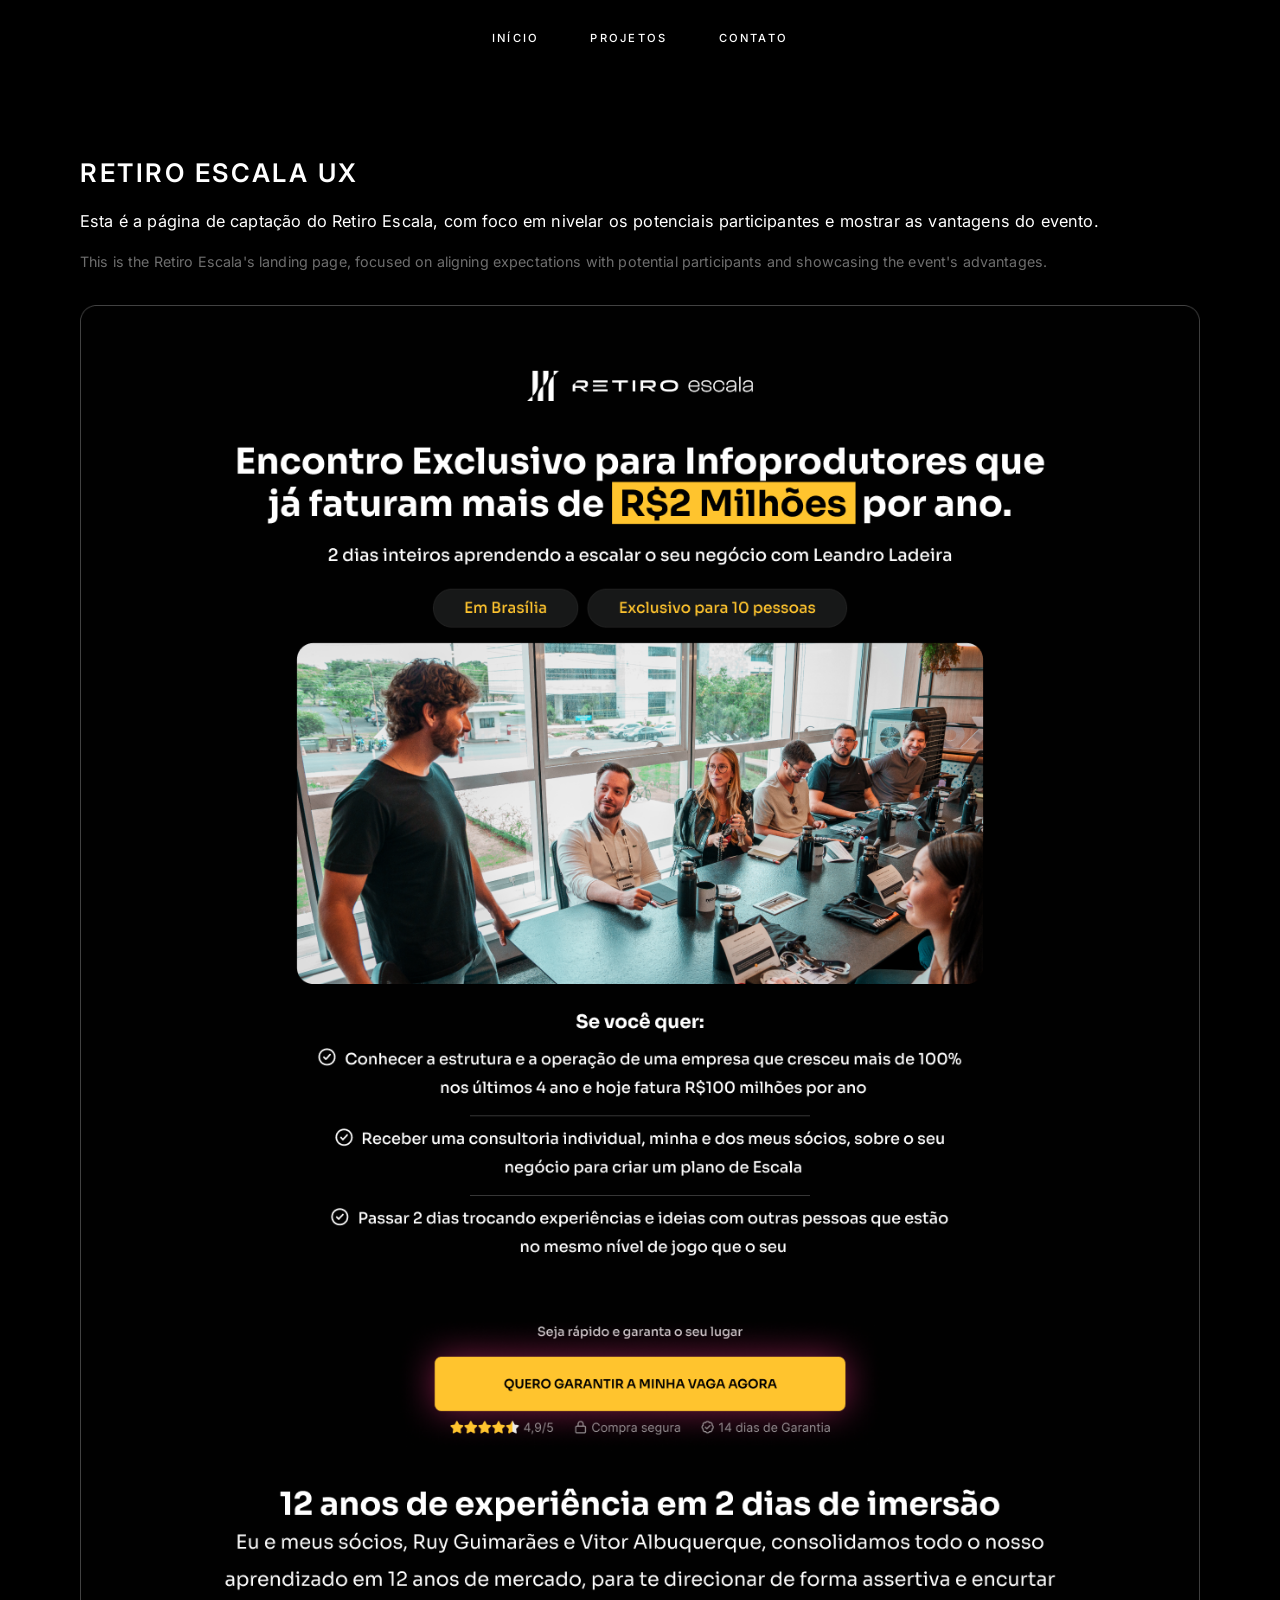
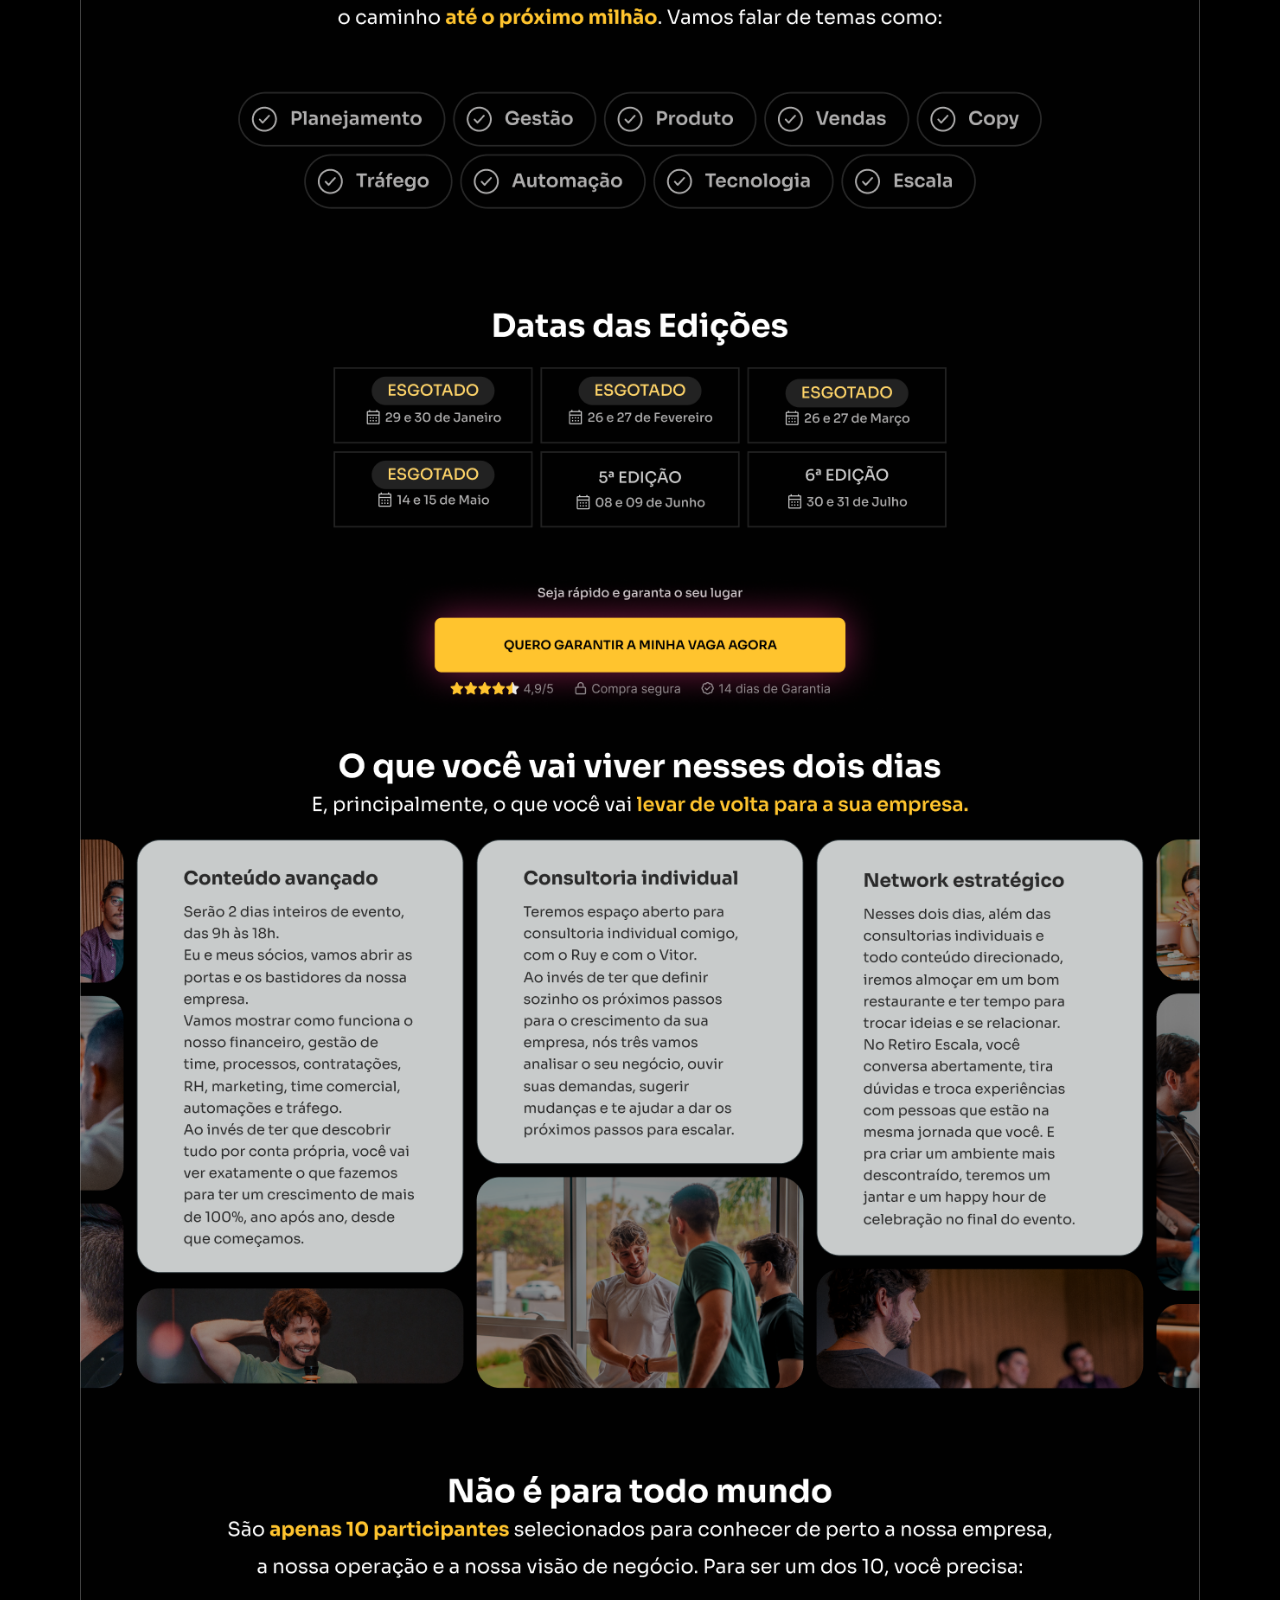
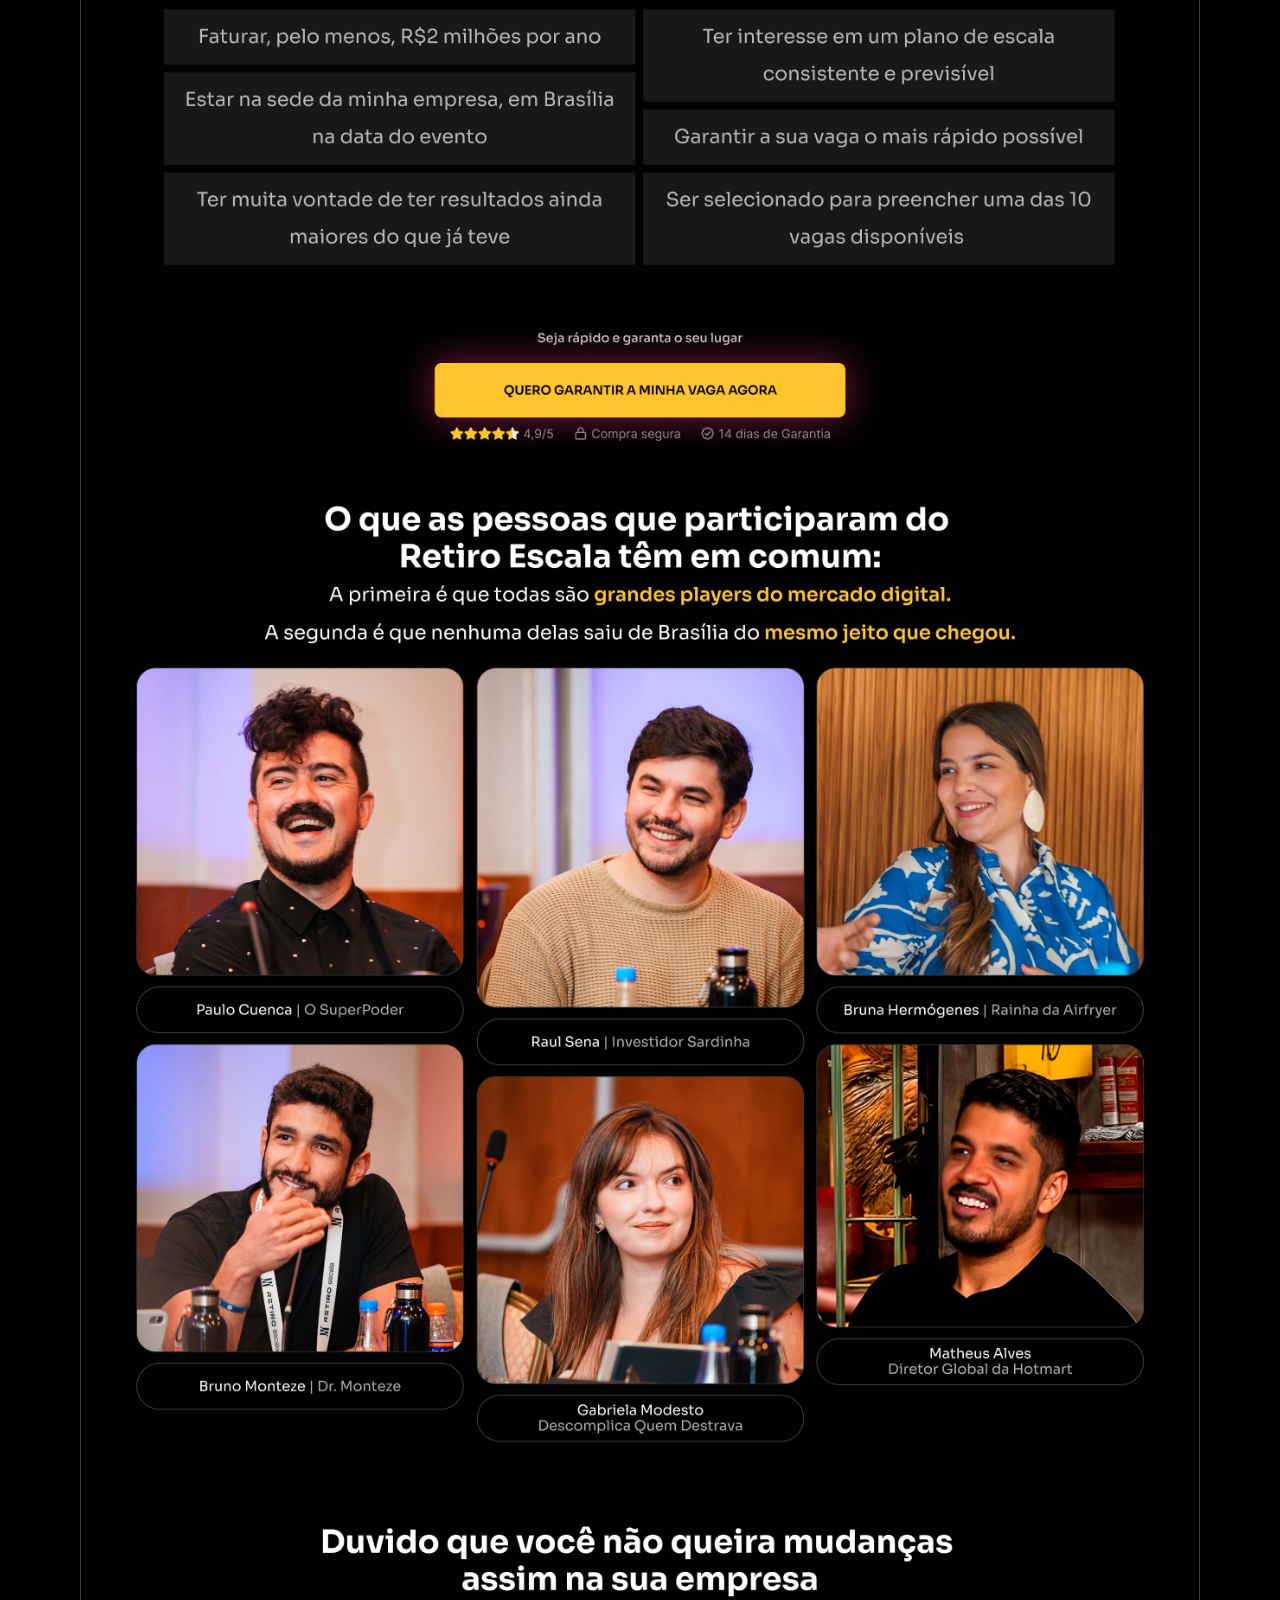
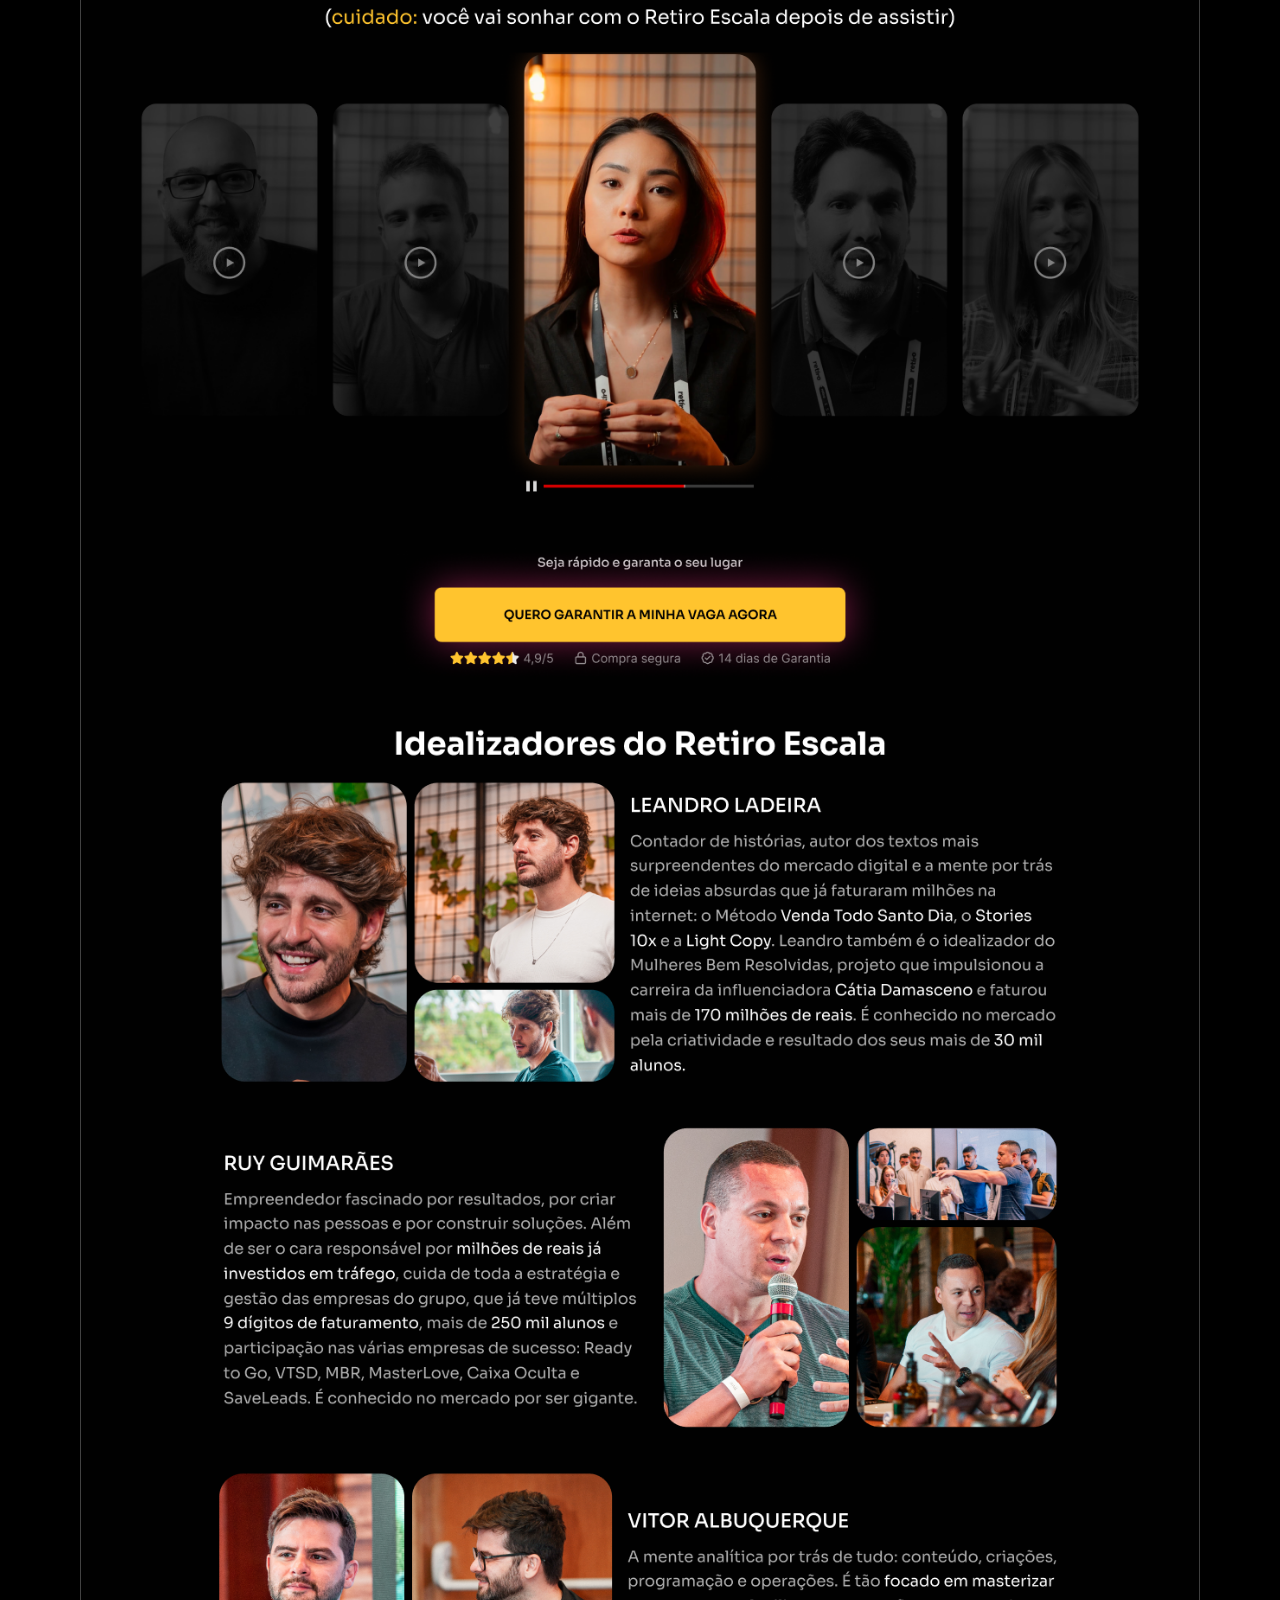
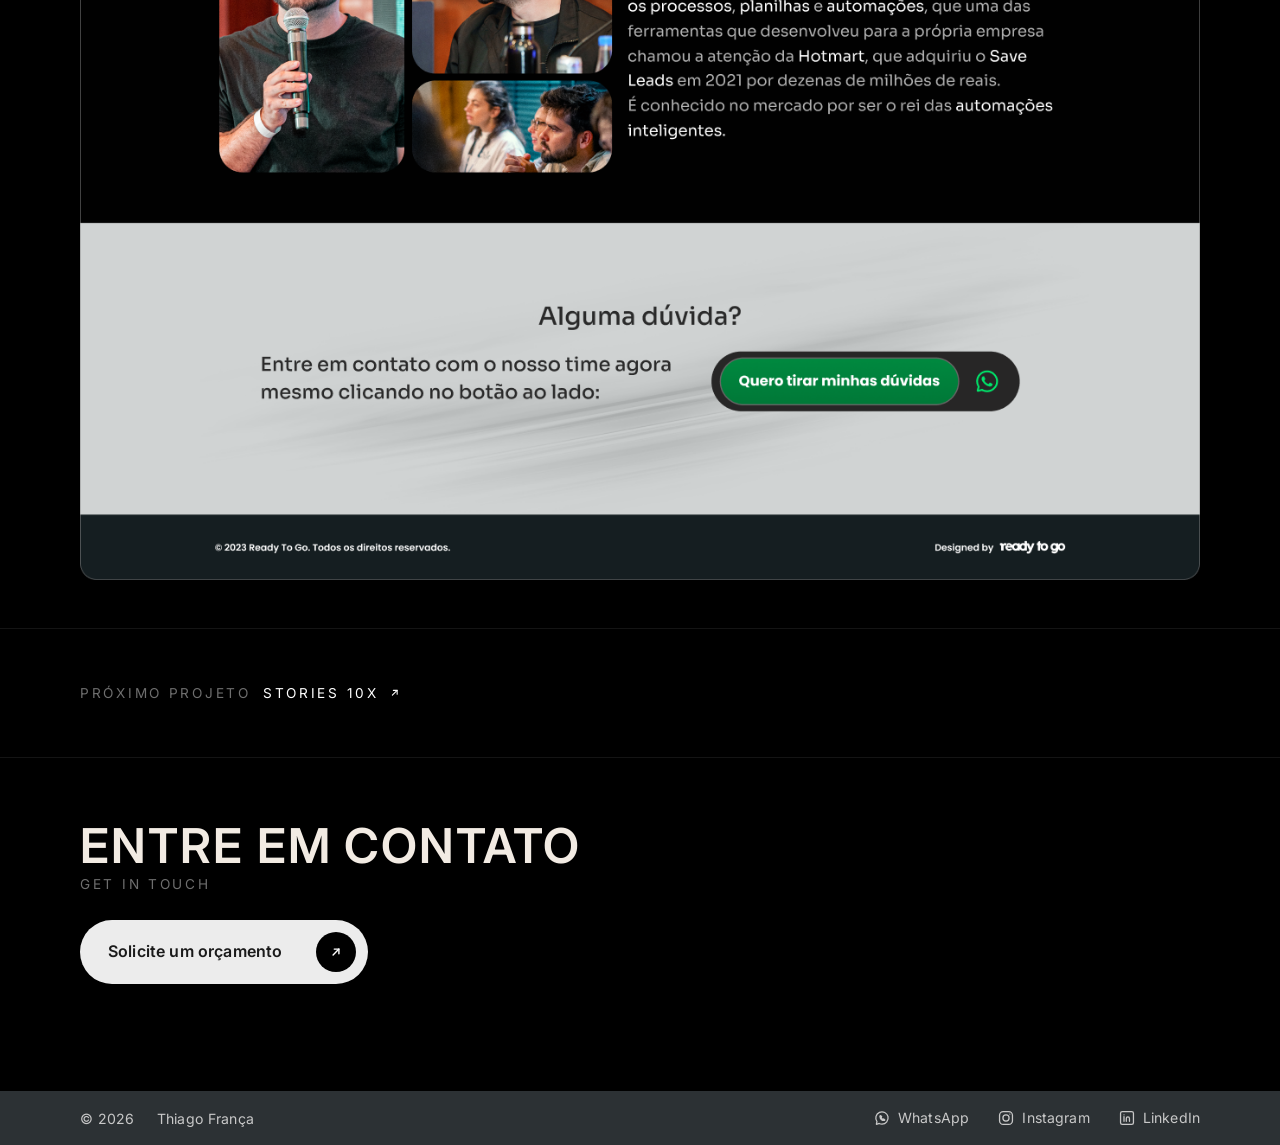
<file: retiro-escala-ux.html>
<!DOCTYPE html>
<html lang="pt-BR">
<head>
  <meta charset="UTF-8">
  <meta name="viewport" content="width=device-width, initial-scale=1.0">
  <title>RETIRO ESCALA UX — Case study | Thiago França</title>
  <link rel="stylesheet" href="thiago-franca.css">
  <link rel="stylesheet" href="agape-case.css">
  <link rel="stylesheet" href="reveal.css">
  <link rel="preconnect" href="https://fonts.googleapis.com">
  <link rel="preconnect" href="https://fonts.gstatic.com" crossorigin>
  <link href="https://fonts.googleapis.com/css2?family=Inter:wght@400;500;600&display=swap" rel="stylesheet">
</head>
<body class="agape-page">
  <header class="site-header">
    <div class="site-header-bg" aria-hidden="true"></div>
    <nav class="site-nav" aria-label="Principal">
      <a href="thiago-franca.html#home">Início</a>
      <a href="works.html">Projetos</a>
      <a href="thiago-franca.html#contact">Contato</a>
    </nav>
  </header>

  <main class="case-agape-main">
    <section id="retiro-ux-page-head" class="case-reveal-section agape-page-head" aria-labelledby="retiro-ux-title">
      <div class="agape-inner">
        <h1 id="retiro-ux-title" class="case-reveal-item agape-project-title">RETIRO ESCALA UX</h1>
        <p class="case-reveal-item agape-lead agape-lead--pt">
          Esta é a página de captação do Retiro Escala, com foco em nivelar os potenciais participantes e mostrar as vantagens do evento.
        </p>
        <p class="case-reveal-item agape-lead agape-lead--en">
          This is the Retiro Escala's landing page, focused on aligning expectations with potential participants and showcasing the event's advantages.
        </p>
        <div class="case-reveal-item agape-num-gallery" aria-label="Galeria do projeto Retiro Escala UX">
          <figure class="agape-num-gallery__full">
            <img src="assets/retiro-ux-gallery-1.png" alt="Retiro Escala UX — composição visual do projeto." loading="lazy" decoding="async" />
          </figure>
        </div>
      </div>
    </section>

    <section id="retiro-ux-next" class="case-reveal-section case-next" aria-label="Próximo projeto">
      <div class="agape-inner">
        <a class="case-reveal-item case-next-link" href="stories-10x.html">
          <span class="case-next-label">Próximo projeto</span>
          <span class="case-next-row">
            <span class="case-next-name">Stories 10X</span>
            <span class="case-next-arrow" aria-hidden="true">
              <svg viewBox="0 0 24 24" width="16" height="16" fill="none" stroke="currentColor" stroke-width="2.2" stroke-linecap="round" stroke-linejoin="round">
                <path d="M7 17L17 7"/>
                <path d="M9 7h8v8"/>
              </svg>
            </span>
          </span>
        </a>
      </div>
    </section>

    <section id="retiro-ux-contact" class="case-reveal-section agape-cta" aria-labelledby="retiro-ux-cta-heading">
      <div class="agape-inner">
        <h2 id="retiro-ux-cta-heading" class="case-reveal-item agape-cta-title reveal-title">Entre em contato</h2>
        <p class="case-reveal-item agape-cta-sub reveal-title reveal-title--en">Get in touch</p>
        <a
          class="case-reveal-item budget-cta agape-cta-button"
          href="https://wa.me/5561999933552?text=Ol%C3%A1!%20Thiago.%20Vim%20pelo%20seu%20site%20e%20gostaria%20de%20um%20or%C3%A7amento."
          rel="noopener noreferrer"
          target="_blank"
        >
          <span class="budget-cta-label">Solicite um orçamento</span>
          <span class="budget-cta-icon" aria-hidden="true">
            <svg viewBox="0 0 24 24" width="14" height="14" fill="none" stroke="currentColor" stroke-width="2.4" stroke-linecap="round" stroke-linejoin="round">
              <path d="M7 17L17 7"/>
              <path d="M9 7h8v8"/>
            </svg>
          </span>
        </a>
      </div>
    </section>
  </main>

  <footer class="site-footer">
    <div class="site-footer-inner">
      <p class="site-footer-copy"><span>© 2026</span> Thiago França</p>
      <nav class="site-footer-socials" aria-label="Redes sociais">
        <a class="site-footer-social" href="https://wa.me/5561999933552?text=Ol%C3%A1!%20Thiago.%20Vim%20pelo%20seu%20site%20e%20gostaria%20de%20um%20or%C3%A7amento." rel="noopener noreferrer" target="_blank">
          <svg class="site-footer-icon" viewBox="0 0 24 24" width="18" height="18" aria-hidden="true" fill="none" stroke="currentColor" stroke-width="1.7" stroke-linecap="round" stroke-linejoin="round">
            <path d="M4.6 19.4l.7-2.6A8.2 8.2 0 1112 20.2a8.1 8.1 0 01-3.7-.9l-3.7 1.1z"/>
            <path d="M9.2 9.6c.2.1.3.5.2.8 0 1.4.6 2.6 1.6 3.5 1 .9 2.3 1.4 3.7 1.4.3 0 .6 0 .8-.2.2-.2.2-.5 0-.7l-.8-1c-.1-.2-.4-.2-.6 0l-.3.4c-.2.2-.4.2-.6.1-1.1-.5-2-1.4-2.4-2.5-.1-.2 0-.5.2-.6l.4-.3c.2-.2.1-.5 0-.6l-1-.8c-.2-.2-.5-.2-.7 0l-.5.5z"/>
          </svg>
          <span>WhatsApp</span>
        </a>
        <a class="site-footer-social" href="https://www.instagram.com/thiagofr.design" rel="noopener noreferrer" target="_blank">
          <svg class="site-footer-icon" viewBox="0 0 24 24" width="18" height="18" aria-hidden="true" fill="none" stroke="currentColor" stroke-width="1.7" stroke-linecap="round" stroke-linejoin="round">
            <rect x="3.4" y="3.4" width="17.2" height="17.2" rx="5"/>
            <circle cx="12" cy="12" r="4.1"/>
            <circle cx="17.2" cy="6.8" r="0.9" fill="currentColor" stroke="none"/>
          </svg>
          <span>Instagram</span>
        </a>
        <a class="site-footer-social" href="https://www.linkedin.com/in/thiago-ribeiro-60999ba2" rel="noopener noreferrer" target="_blank" aria-label="LinkedIn">
          <svg class="site-footer-icon" viewBox="0 0 24 24" width="18" height="18" aria-hidden="true" fill="none" stroke="currentColor" stroke-width="1.7" stroke-linecap="round" stroke-linejoin="round">
            <rect x="3.4" y="3.4" width="17.2" height="17.2" rx="2.4"/>
            <path d="M8 10.2V16.4" />
            <circle cx="8" cy="7.7" r="0.85" fill="currentColor" stroke="none"/>
            <path d="M11.1 16.4v-3.7c0-1.2.9-2.1 2.1-2.1s2.1.9 2.1 2.1v3.7"/>
          </svg>
          <span>LinkedIn</span>
        </a>
      </nav>
    </div>
  </footer>

  <script src="reveal.js"></script>
  <script src="thiago-franca.js"></script>
  <script src="gallery-fit.js"></script>
</body>
</html>
</file>
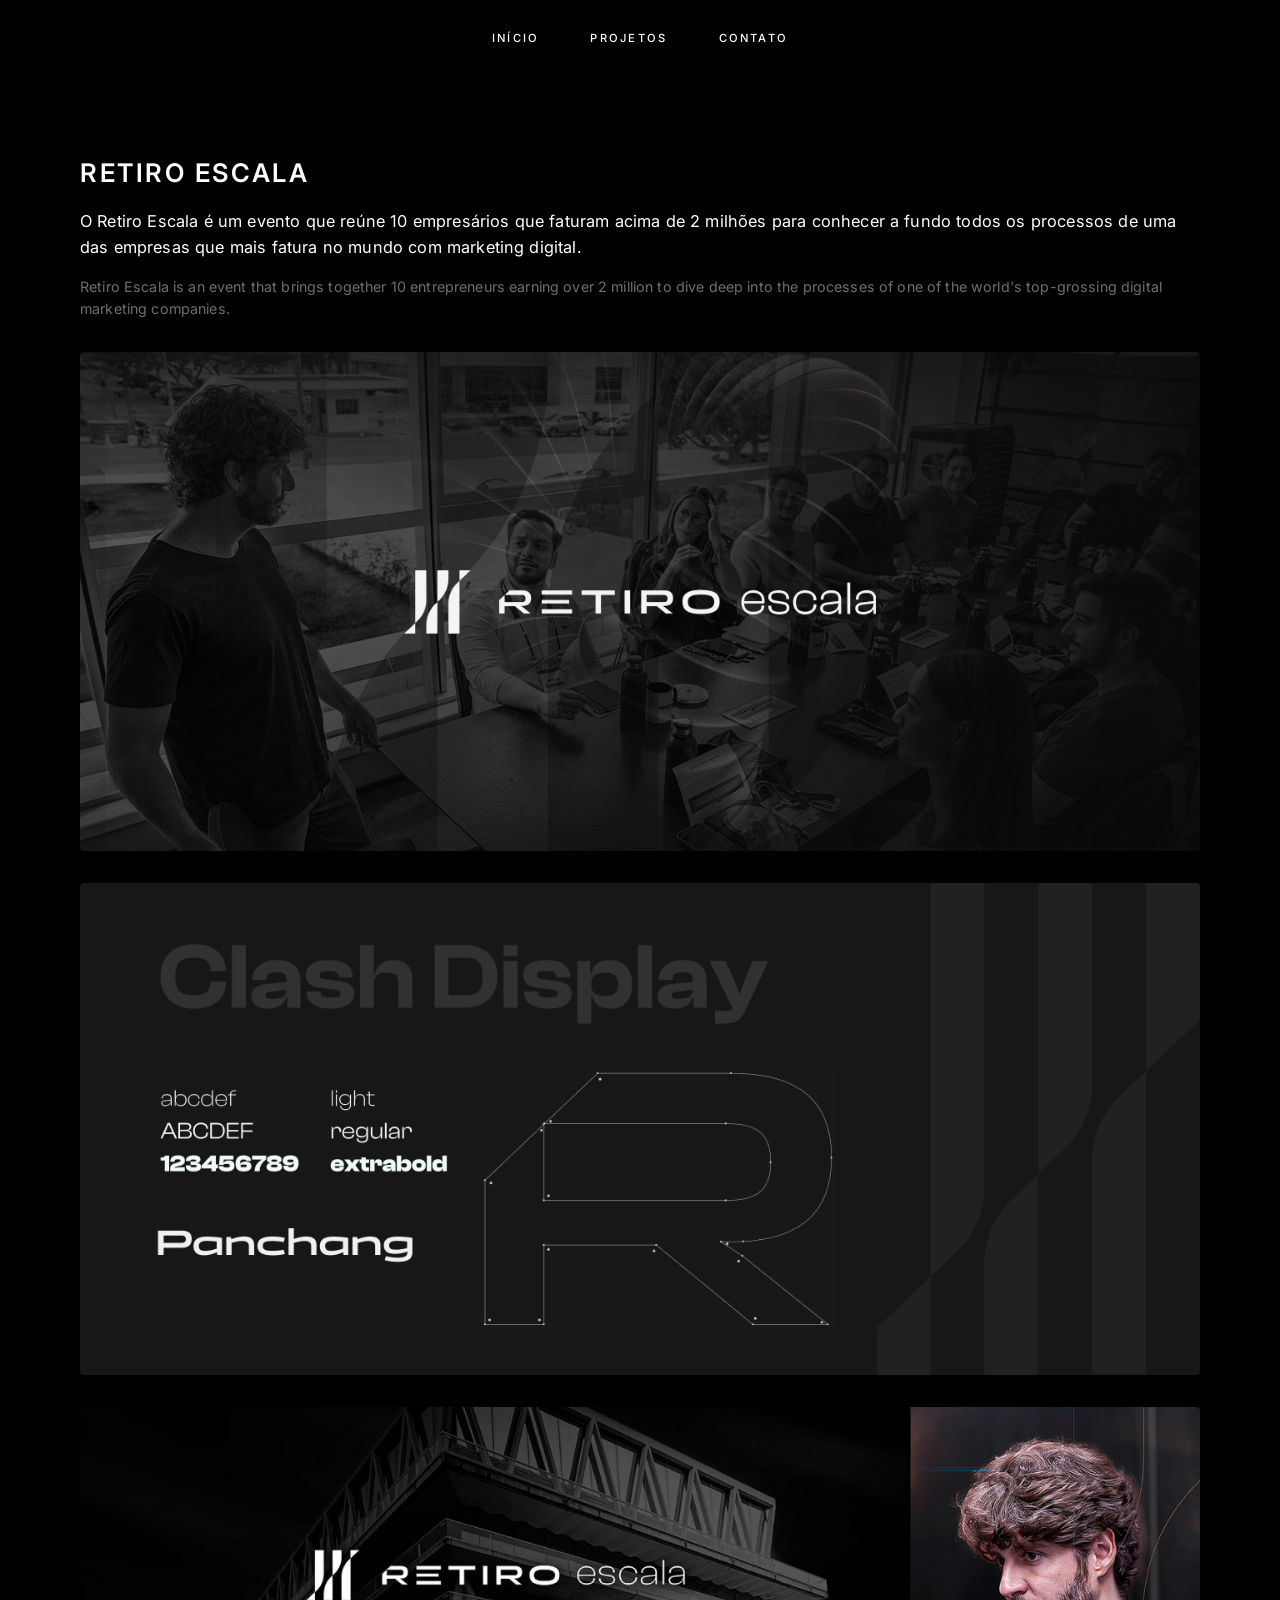
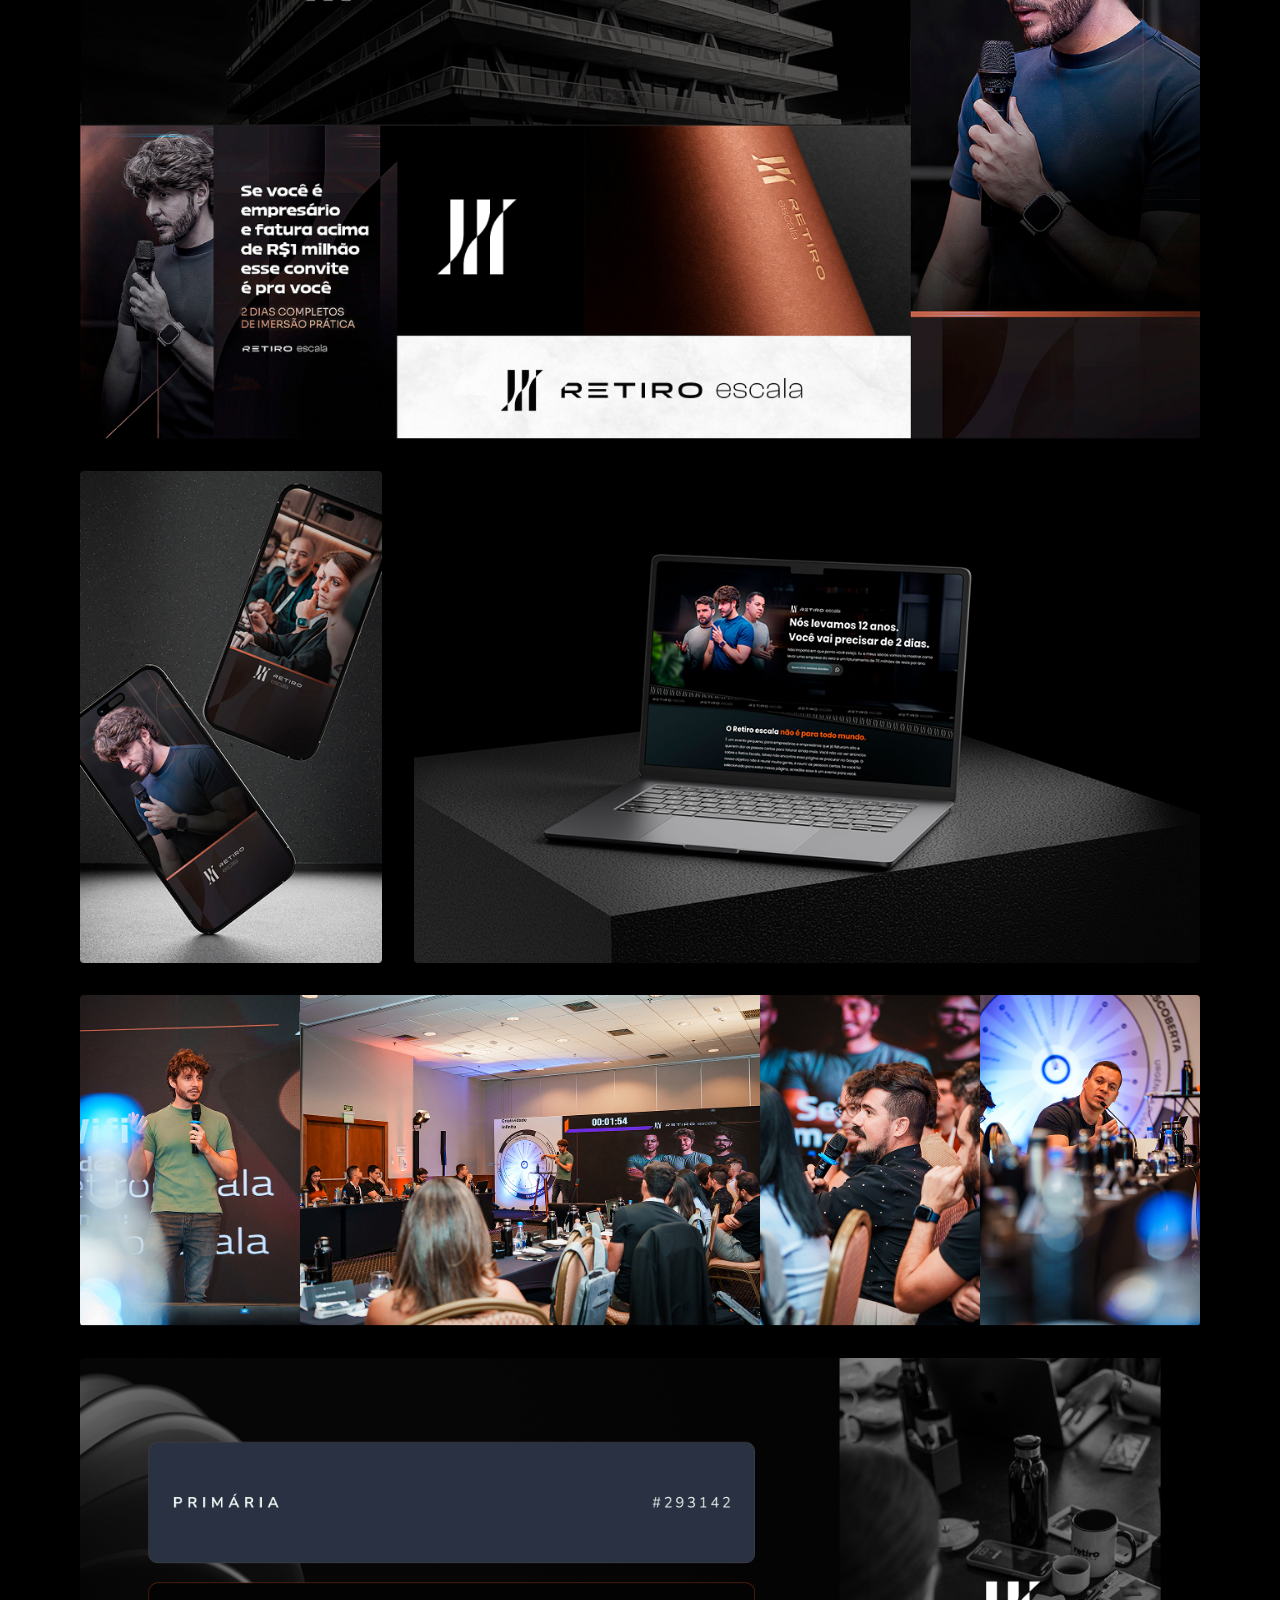
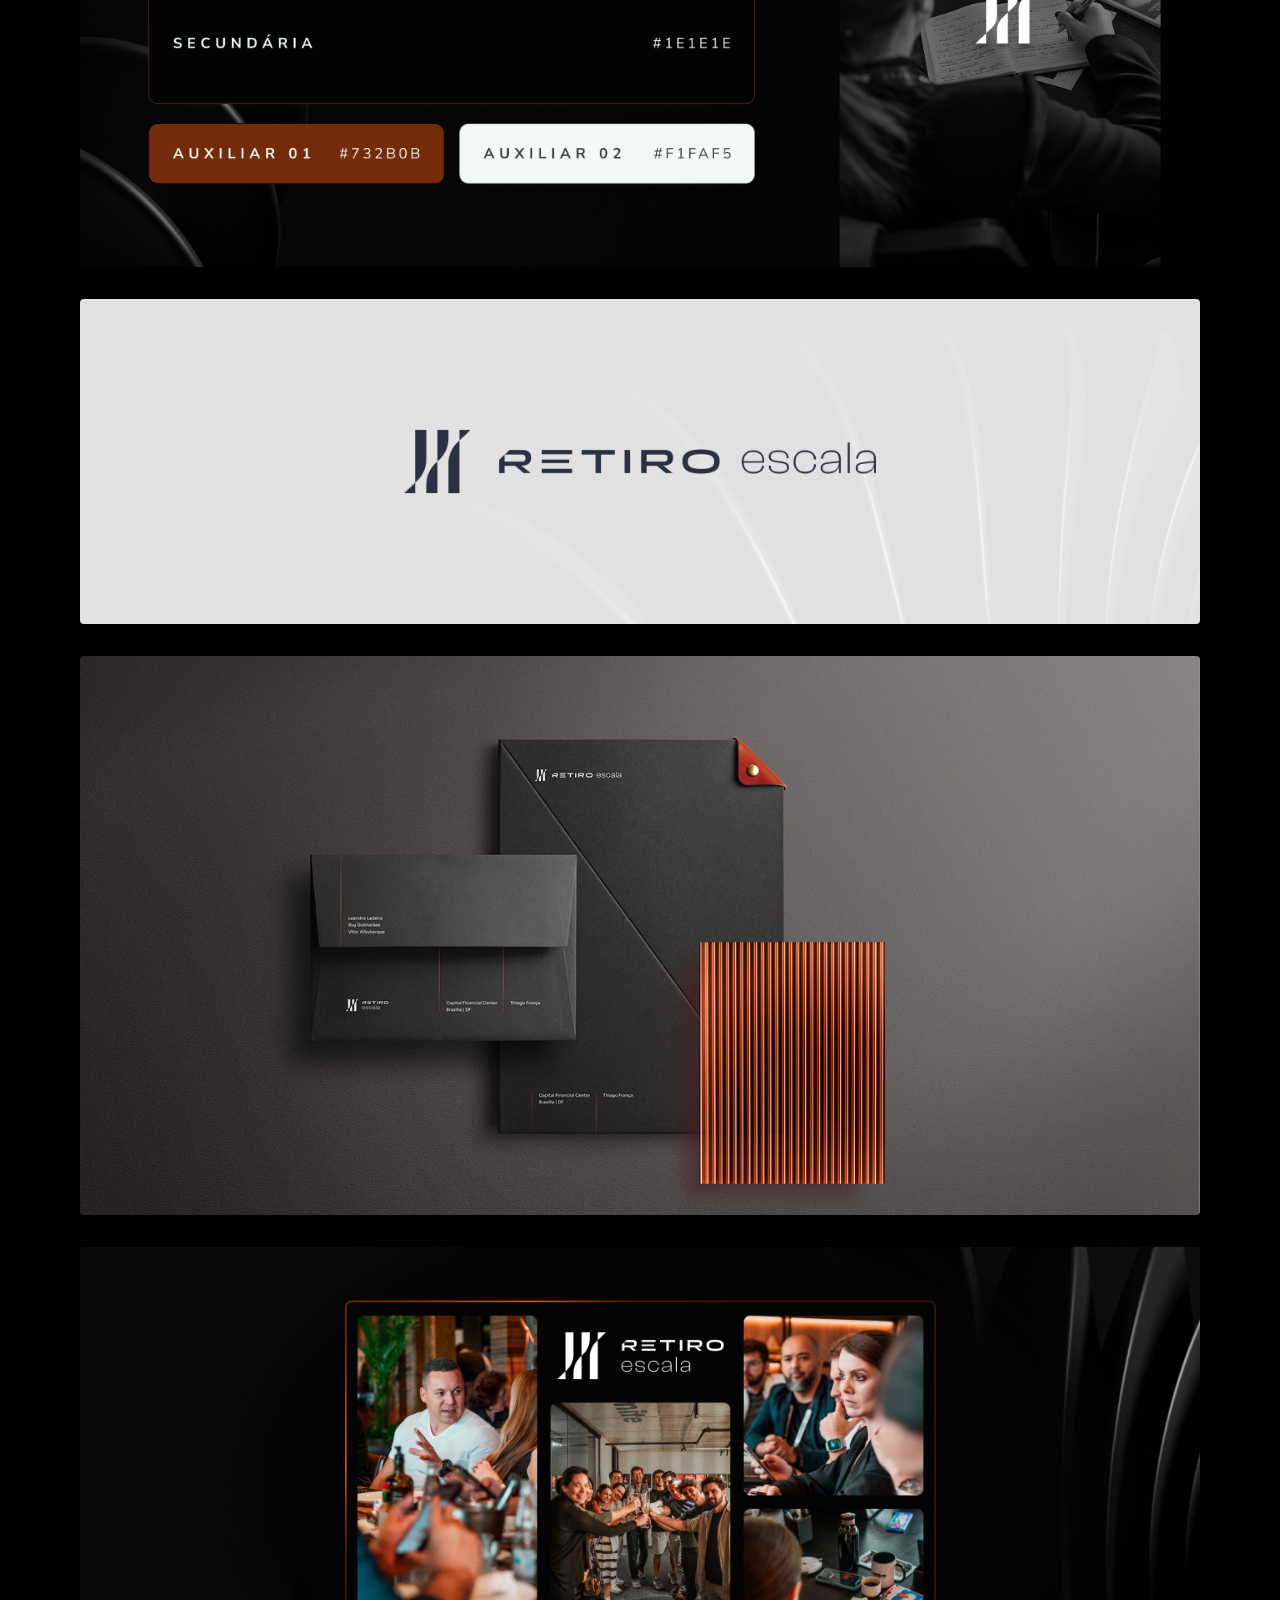
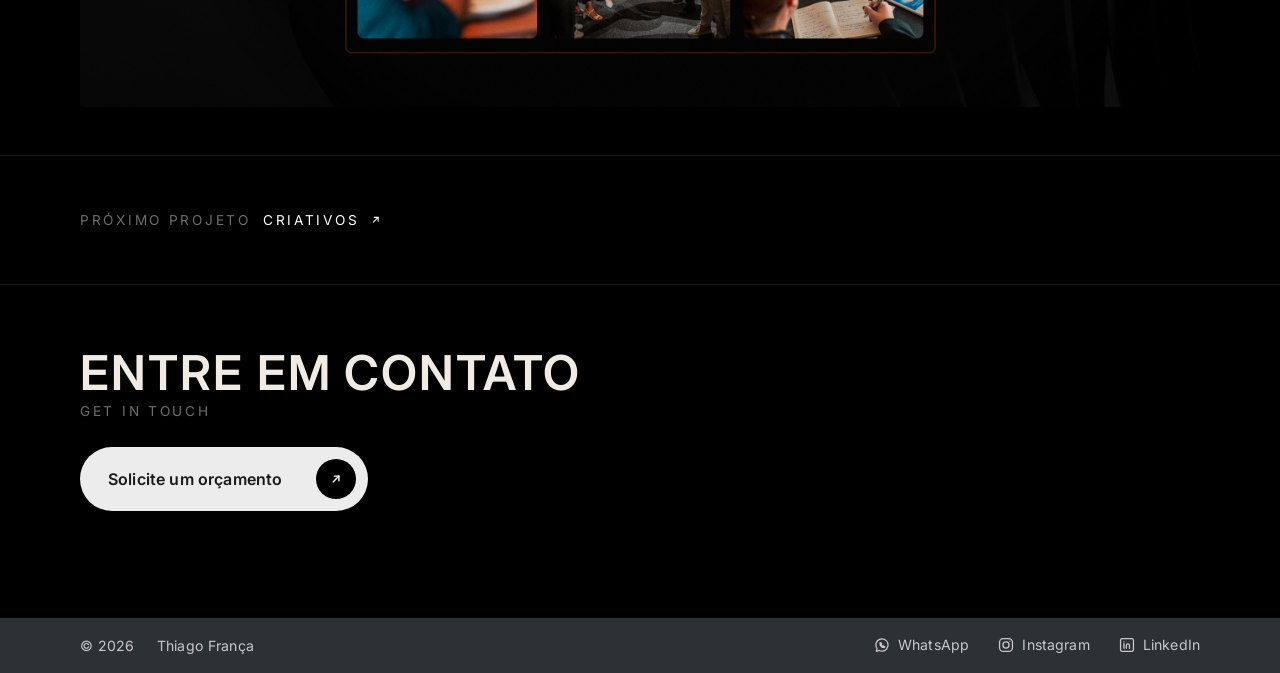
<file: retiro-escala.html>
<!DOCTYPE html>
<html lang="pt-BR">
<head>
  <meta charset="UTF-8">
  <meta name="viewport" content="width=device-width, initial-scale=1.0">
  <title>RETIRO ESCALA — Case study | Thiago França</title>
  <link rel="stylesheet" href="thiago-franca.css">
  <link rel="stylesheet" href="agape-case.css">
  <link rel="stylesheet" href="reveal.css">
  <link rel="preconnect" href="https://fonts.googleapis.com">
  <link rel="preconnect" href="https://fonts.gstatic.com" crossorigin>
  <link href="https://fonts.googleapis.com/css2?family=Inter:wght@400;500;600&display=swap" rel="stylesheet">
</head>
<body class="agape-page retiro-page">
  <header class="site-header">
    <div class="site-header-bg" aria-hidden="true"></div>
    <nav class="site-nav" aria-label="Principal">
      <a href="thiago-franca.html#home">Início</a>
      <a href="works.html">Projetos</a>
      <a href="thiago-franca.html#contact">Contato</a>
    </nav>
  </header>

  <main class="case-agape-main">
    <section id="retiro-page-head" class="case-reveal-section agape-page-head" aria-labelledby="retiro-title">
      <div class="agape-inner">
        <h1 id="retiro-title" class="case-reveal-item agape-project-title">RETIRO ESCALA</h1>
        <p class="case-reveal-item agape-lead agape-lead--pt">
          O Retiro Escala é um evento que reúne 10 empresários que faturam acima de 2 milhões para conhecer a fundo todos os processos de uma das empresas que mais fatura no mundo com marketing digital.
        </p>
        <p class="case-reveal-item agape-lead agape-lead--en">
          Retiro Escala is an event that brings together 10 entrepreneurs earning over 2 million to dive deep into the processes of one of the world's top-grossing digital marketing companies.
        </p>
        <div class="case-reveal-item agape-num-gallery" aria-label="Galeria do projeto Retiro Escala">
          <figure class="agape-num-gallery__full">
            <img src="assets/retiro-gallery-1.png" alt="Retiro Escala — peça de branding 1." loading="lazy" decoding="async" />
          </figure>
          <figure class="agape-num-gallery__full">
            <img src="assets/retiro-gallery-2.png" alt="Retiro Escala — peça de branding 2." loading="lazy" decoding="async" />
          </figure>
          <figure class="agape-num-gallery__full">
            <img src="assets/retiro-gallery-3.png" alt="Retiro Escala — peça de branding 3." loading="lazy" decoding="async" />
          </figure>
          <div class="agape-num-gallery__pair">
            <figure>
              <img src="assets/retiro-gallery-4.png" alt="Retiro Escala — peça de branding 4." loading="lazy" decoding="async" />
            </figure>
            <figure>
              <img src="assets/retiro-gallery-5.png" alt="Retiro Escala — peça de branding 5." loading="lazy" decoding="async" />
            </figure>
          </div>
          <figure class="agape-num-gallery__full">
            <img src="assets/retiro-gallery-6.png" alt="Retiro Escala — peça de branding 6." loading="lazy" decoding="async" />
          </figure>
          <figure class="agape-num-gallery__full">
            <img src="assets/retiro-gallery-7.png" alt="Retiro Escala — peça de branding 7." loading="lazy" decoding="async" />
          </figure>
          <figure class="agape-num-gallery__full">
            <img src="assets/retiro-gallery-8.png" alt="Retiro Escala — peça de branding 8." loading="lazy" decoding="async" />
          </figure>
          <figure class="agape-num-gallery__full">
            <img src="assets/retiro-gallery-9.png" alt="Retiro Escala — peça de branding 9." loading="lazy" decoding="async" />
          </figure>
          <figure class="agape-num-gallery__full">
            <img src="assets/retiro-gallery-10.png" alt="Retiro Escala — peça de branding 10." loading="lazy" decoding="async" />
          </figure>
        </div>
      </div>
    </section>

    <section id="retiro-next" class="case-reveal-section case-next" aria-label="Próximo projeto">
      <div class="agape-inner">
        <a class="case-reveal-item case-next-link" href="criativos.html">
          <span class="case-next-label">Próximo projeto</span>
          <span class="case-next-row">
            <span class="case-next-name">Criativos</span>
            <span class="case-next-arrow" aria-hidden="true">
              <svg viewBox="0 0 24 24" width="16" height="16" fill="none" stroke="currentColor" stroke-width="2.2" stroke-linecap="round" stroke-linejoin="round">
                <path d="M7 17L17 7"/>
                <path d="M9 7h8v8"/>
              </svg>
            </span>
          </span>
        </a>
      </div>
    </section>

    <section id="retiro-contact" class="case-reveal-section agape-cta" aria-labelledby="retiro-cta-heading">
      <div class="agape-inner">
        <h2 id="retiro-cta-heading" class="case-reveal-item agape-cta-title reveal-title">Entre em contato</h2>
        <p class="case-reveal-item agape-cta-sub reveal-title reveal-title--en">Get in touch</p>
        <a
          class="case-reveal-item budget-cta agape-cta-button"
          href="https://wa.me/5561999933552?text=Ol%C3%A1!%20Thiago.%20Vim%20pelo%20seu%20site%20e%20gostaria%20de%20um%20or%C3%A7amento."
          rel="noopener noreferrer"
          target="_blank"
        >
          <span class="budget-cta-label">Solicite um orçamento</span>
          <span class="budget-cta-icon" aria-hidden="true">
            <svg viewBox="0 0 24 24" width="14" height="14" fill="none" stroke="currentColor" stroke-width="2.4" stroke-linecap="round" stroke-linejoin="round">
              <path d="M7 17L17 7"/>
              <path d="M9 7h8v8"/>
            </svg>
          </span>
        </a>
      </div>
    </section>
  </main>

  <footer class="site-footer">
    <div class="site-footer-inner">
      <p class="site-footer-copy"><span>© 2026</span> Thiago França</p>
      <nav class="site-footer-socials" aria-label="Redes sociais">
        <a class="site-footer-social" href="https://wa.me/5561999933552?text=Ol%C3%A1!%20Thiago.%20Vim%20pelo%20seu%20site%20e%20gostaria%20de%20um%20or%C3%A7amento." rel="noopener noreferrer" target="_blank">
          <svg class="site-footer-icon" viewBox="0 0 24 24" width="18" height="18" aria-hidden="true" fill="none" stroke="currentColor" stroke-width="1.7" stroke-linecap="round" stroke-linejoin="round">
            <path d="M4.6 19.4l.7-2.6A8.2 8.2 0 1112 20.2a8.1 8.1 0 01-3.7-.9l-3.7 1.1z"/>
            <path d="M9.2 9.6c.2.1.3.5.2.8 0 1.4.6 2.6 1.6 3.5 1 .9 2.3 1.4 3.7 1.4.3 0 .6 0 .8-.2.2-.2.2-.5 0-.7l-.8-1c-.1-.2-.4-.2-.6 0l-.3.4c-.2.2-.4.2-.6.1-1.1-.5-2-1.4-2.4-2.5-.1-.2 0-.5.2-.6l.4-.3c.2-.2.1-.5 0-.6l-1-.8c-.2-.2-.5-.2-.7 0l-.5.5z"/>
          </svg>
          <span>WhatsApp</span>
        </a>
        <a class="site-footer-social" href="https://www.instagram.com/thiagofr.design" rel="noopener noreferrer" target="_blank">
          <svg class="site-footer-icon" viewBox="0 0 24 24" width="18" height="18" aria-hidden="true" fill="none" stroke="currentColor" stroke-width="1.7" stroke-linecap="round" stroke-linejoin="round">
            <rect x="3.4" y="3.4" width="17.2" height="17.2" rx="5"/>
            <circle cx="12" cy="12" r="4.1"/>
            <circle cx="17.2" cy="6.8" r="0.9" fill="currentColor" stroke="none"/>
          </svg>
          <span>Instagram</span>
        </a>
        <a class="site-footer-social" href="https://www.linkedin.com/in/thiago-ribeiro-60999ba2" rel="noopener noreferrer" target="_blank" aria-label="LinkedIn">
          <svg class="site-footer-icon" viewBox="0 0 24 24" width="18" height="18" aria-hidden="true" fill="none" stroke="currentColor" stroke-width="1.7" stroke-linecap="round" stroke-linejoin="round">
            <rect x="3.4" y="3.4" width="17.2" height="17.2" rx="2.4"/>
            <path d="M8 10.2V16.4" />
            <circle cx="8" cy="7.7" r="0.85" fill="currentColor" stroke="none"/>
            <path d="M11.1 16.4v-3.7c0-1.2.9-2.1 2.1-2.1s2.1.9 2.1 2.1v3.7"/>
          </svg>
          <span>LinkedIn</span>
        </a>
      </nav>
    </div>
  </footer>

  <script src="reveal.js"></script>
  <script src="thiago-franca.js"></script>
  <script src="gallery-fit.js"></script>
</body>
</html>
</file>
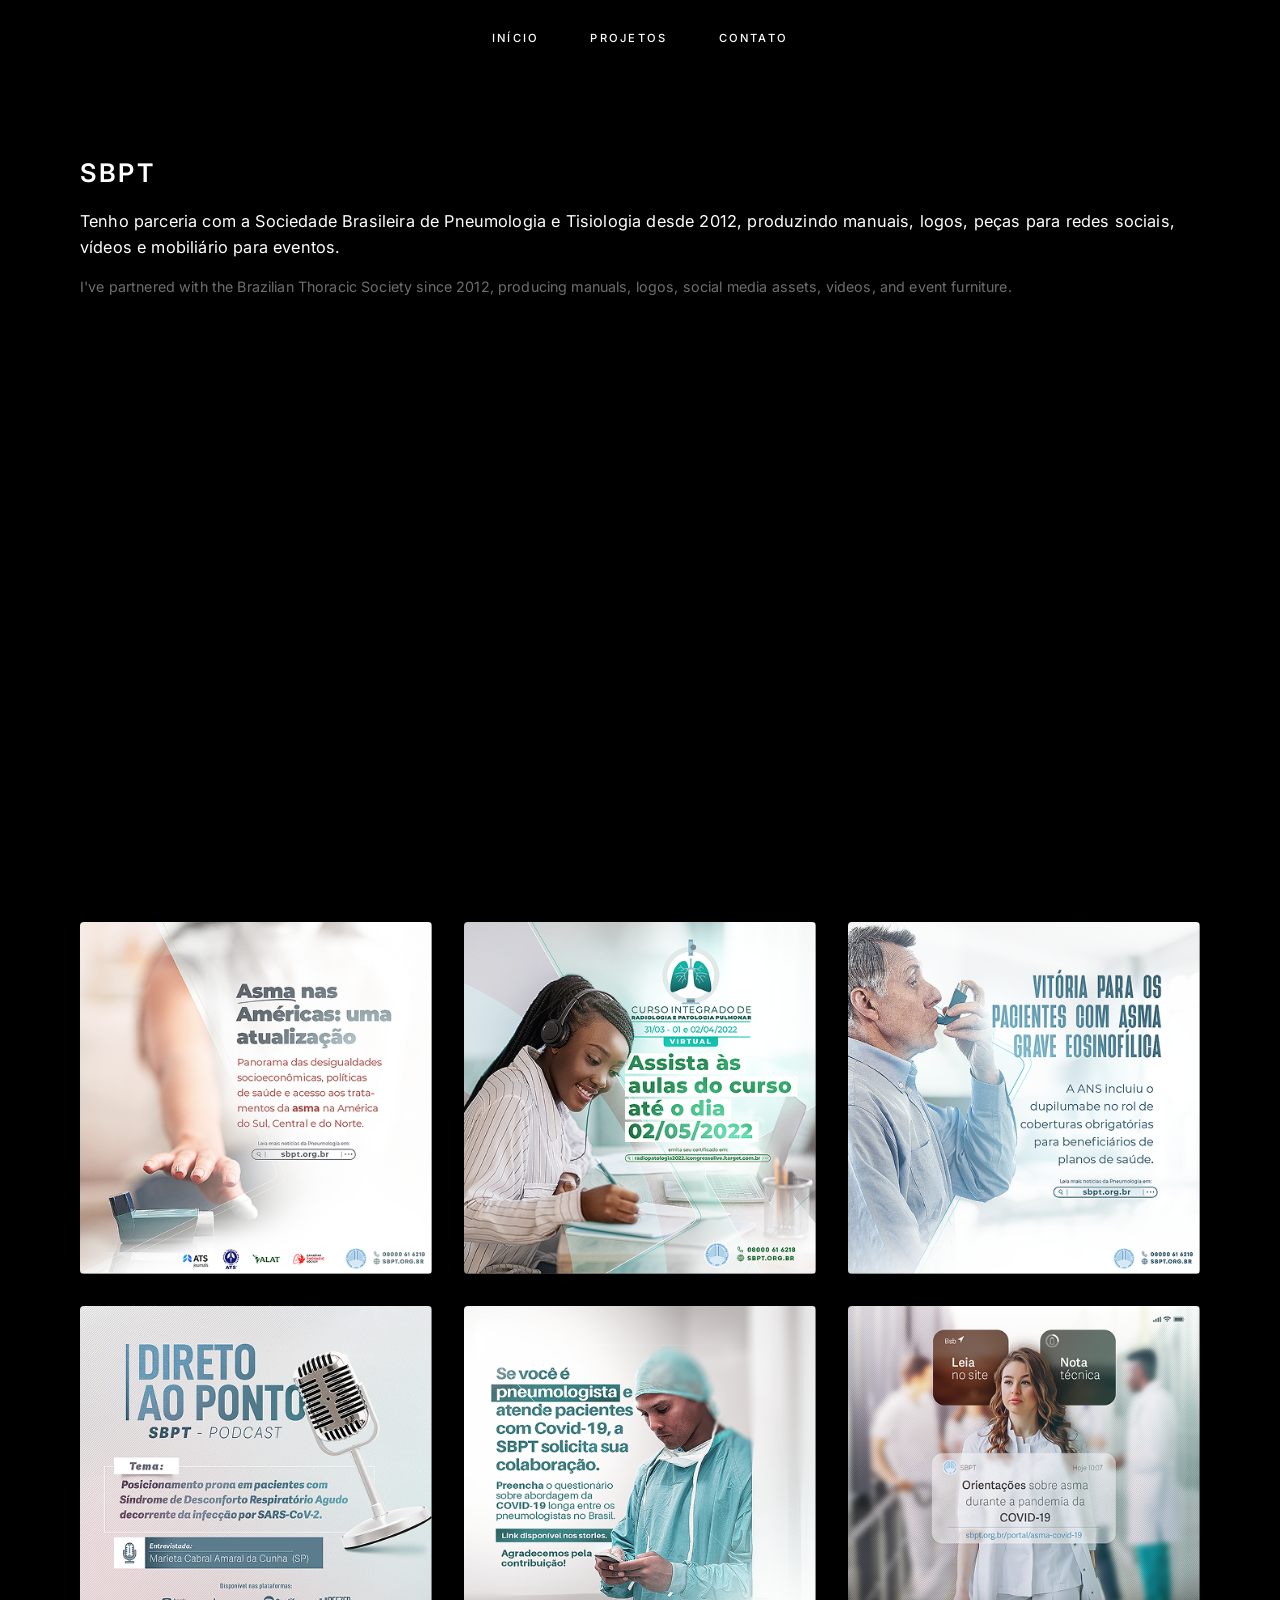
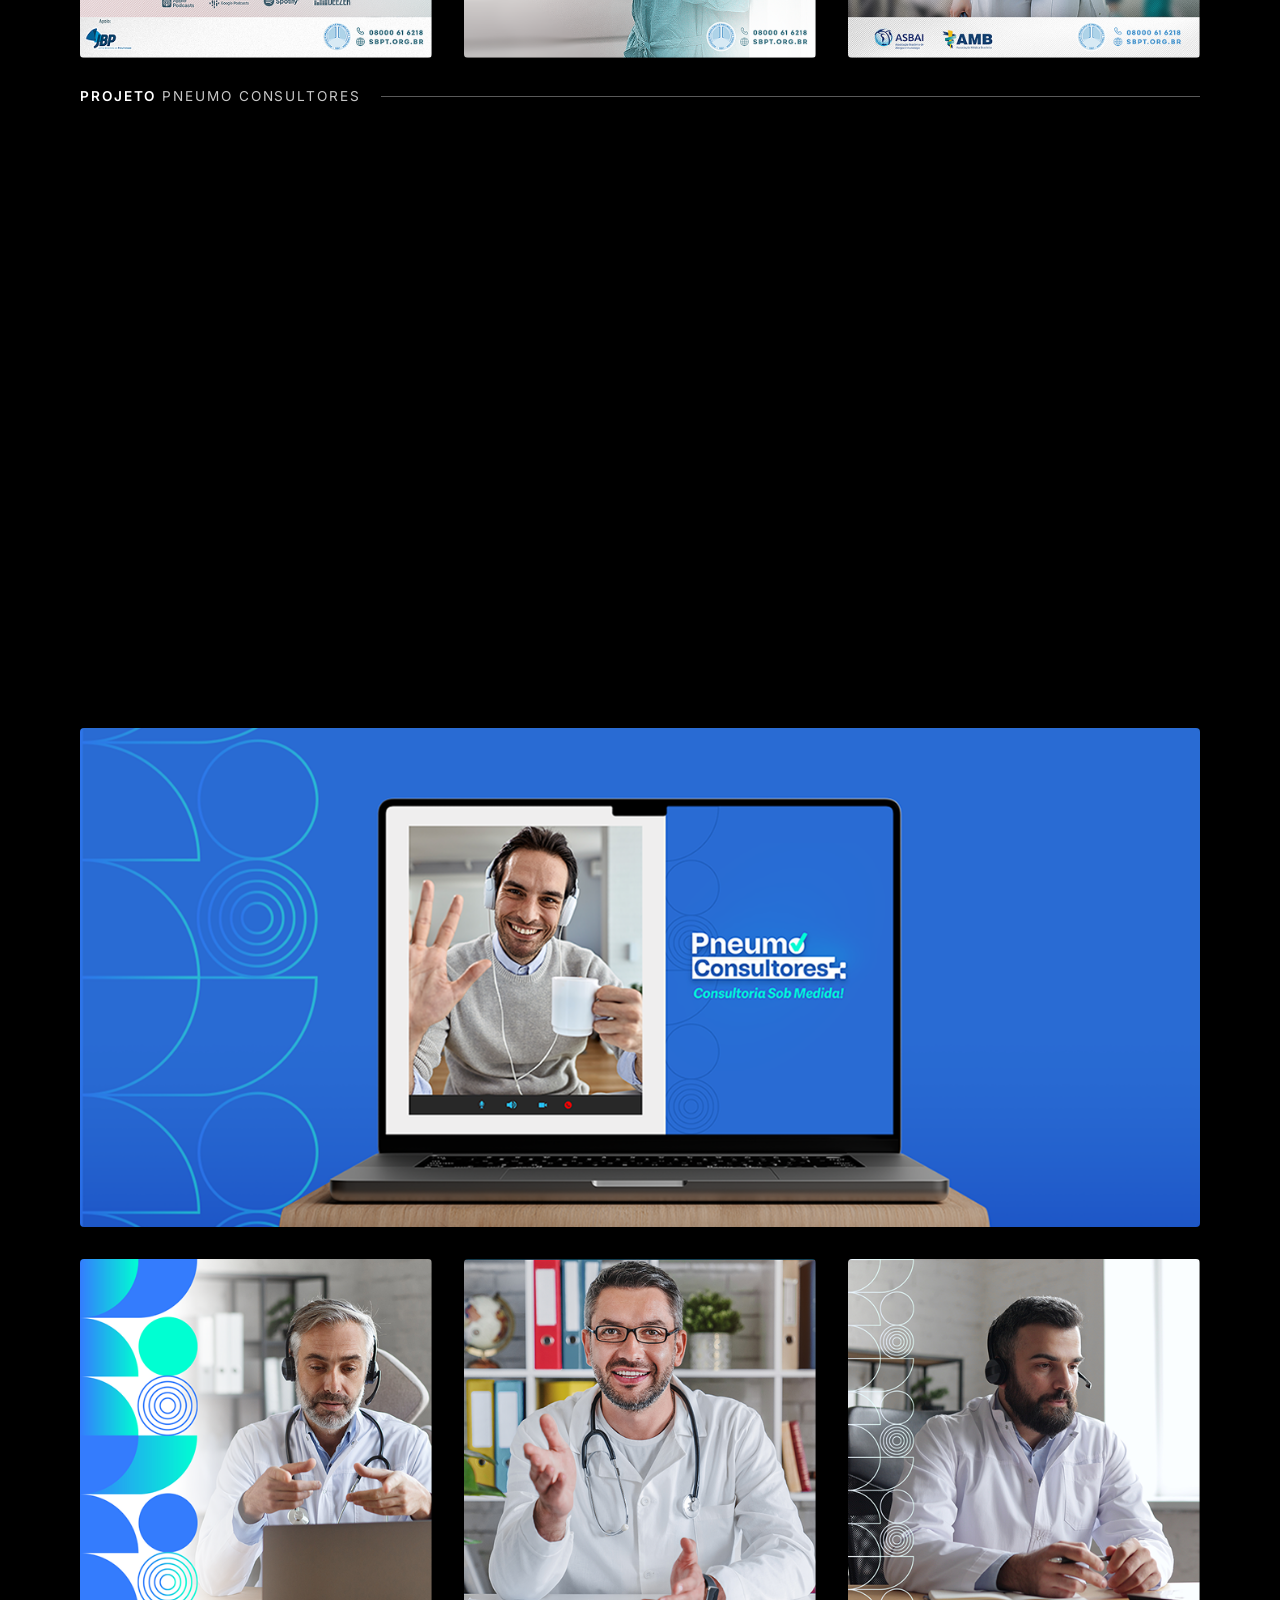
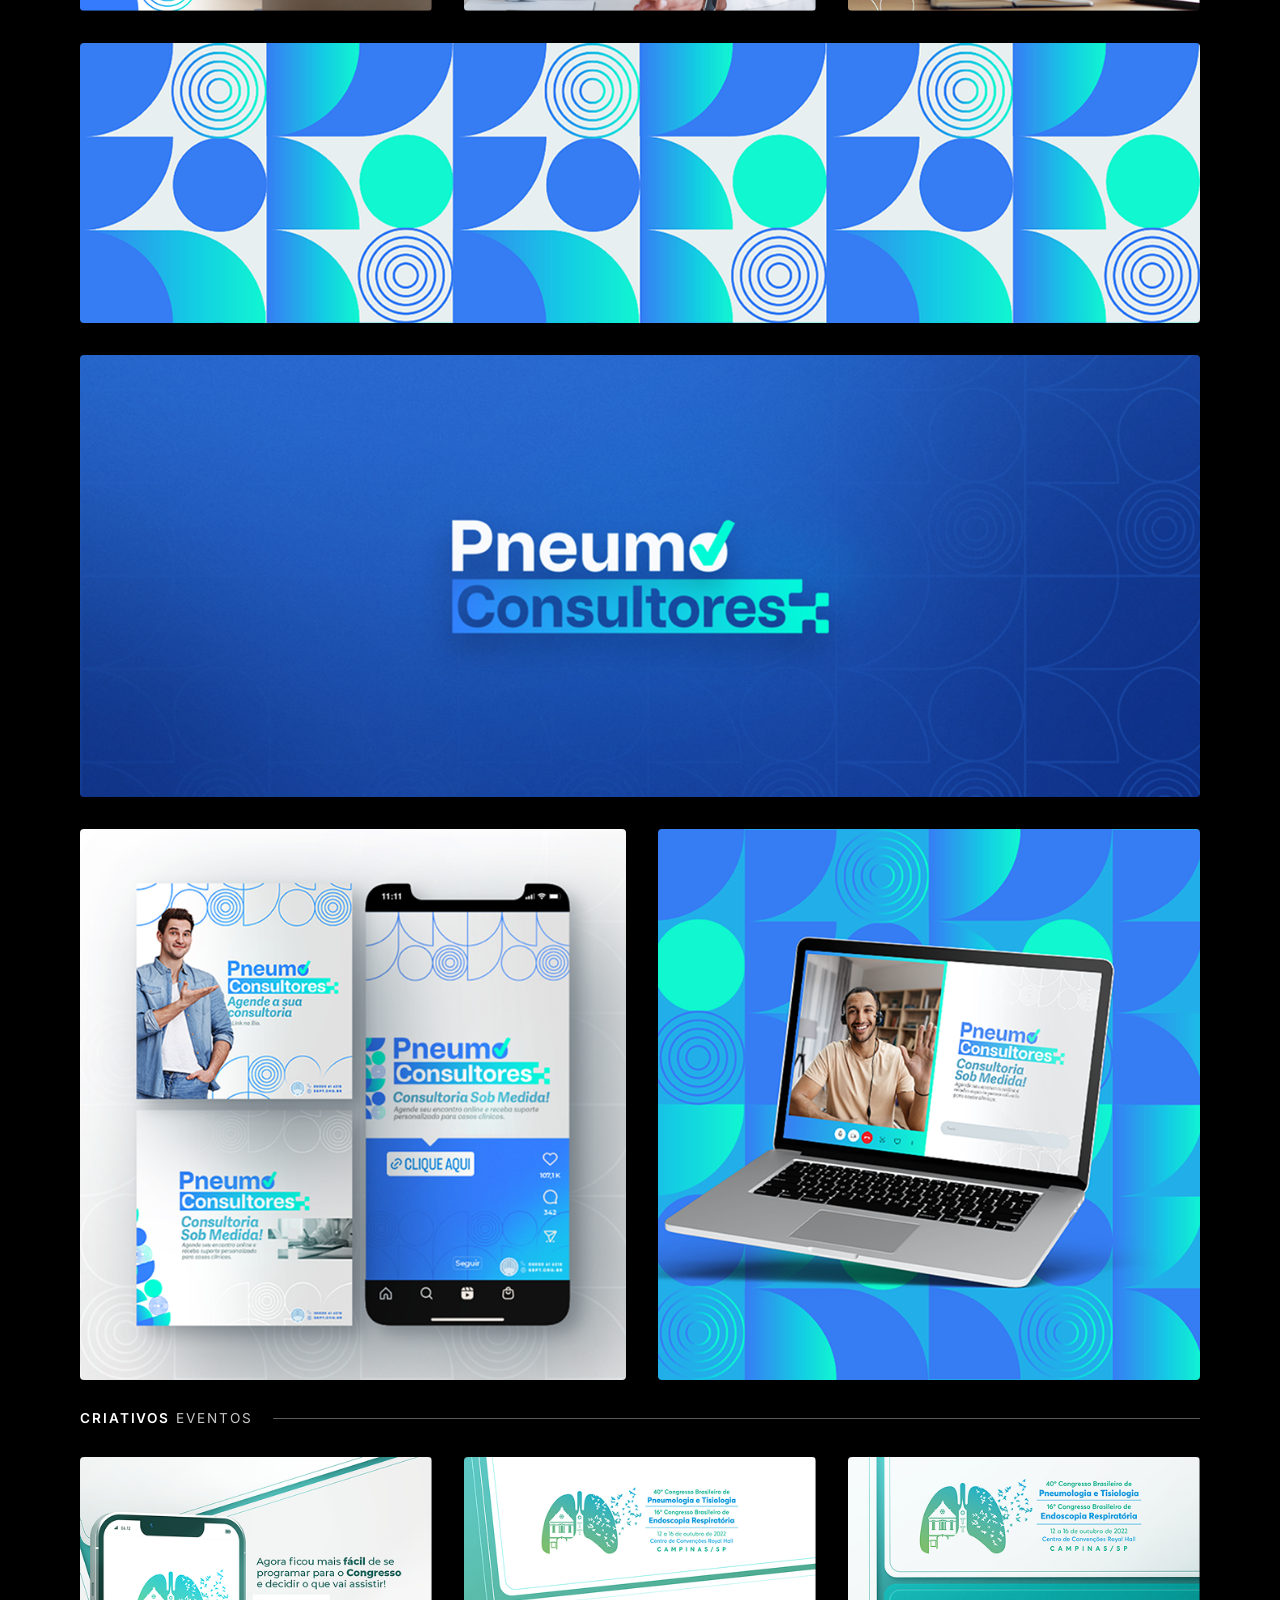
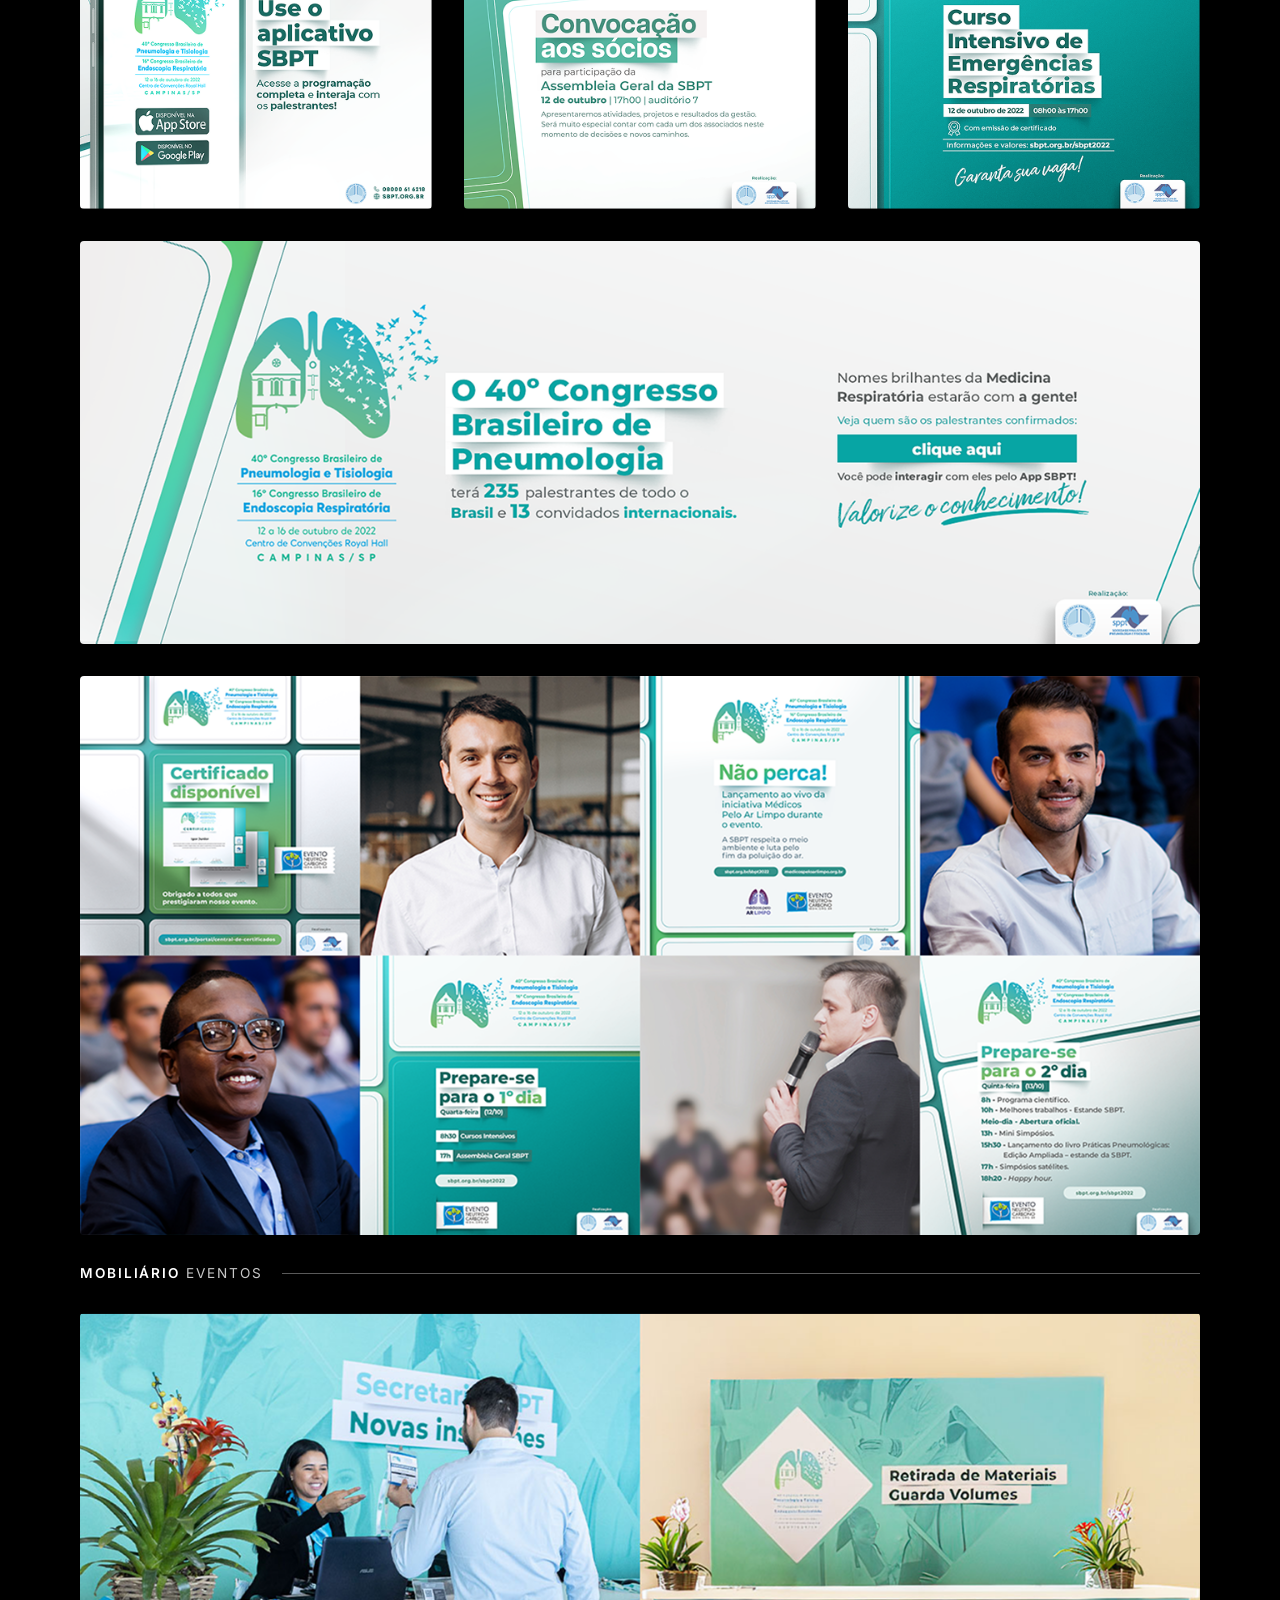
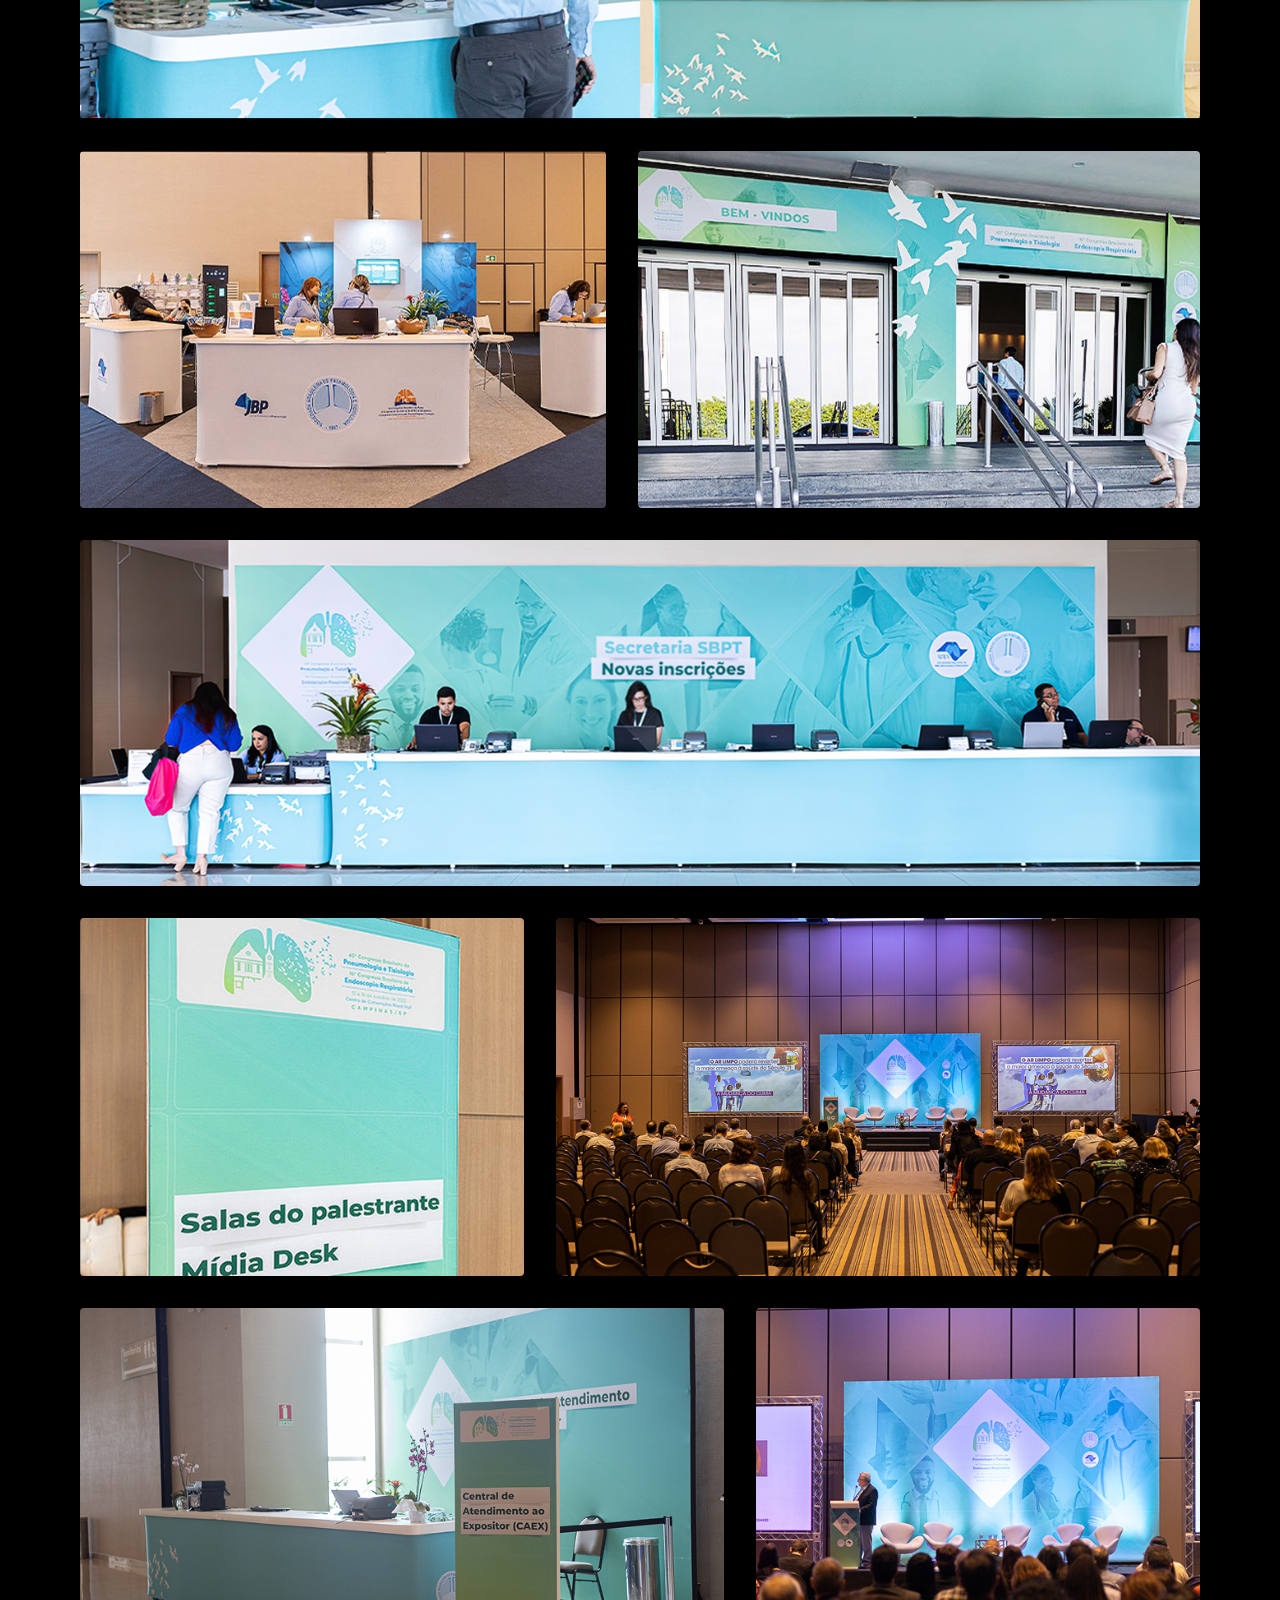
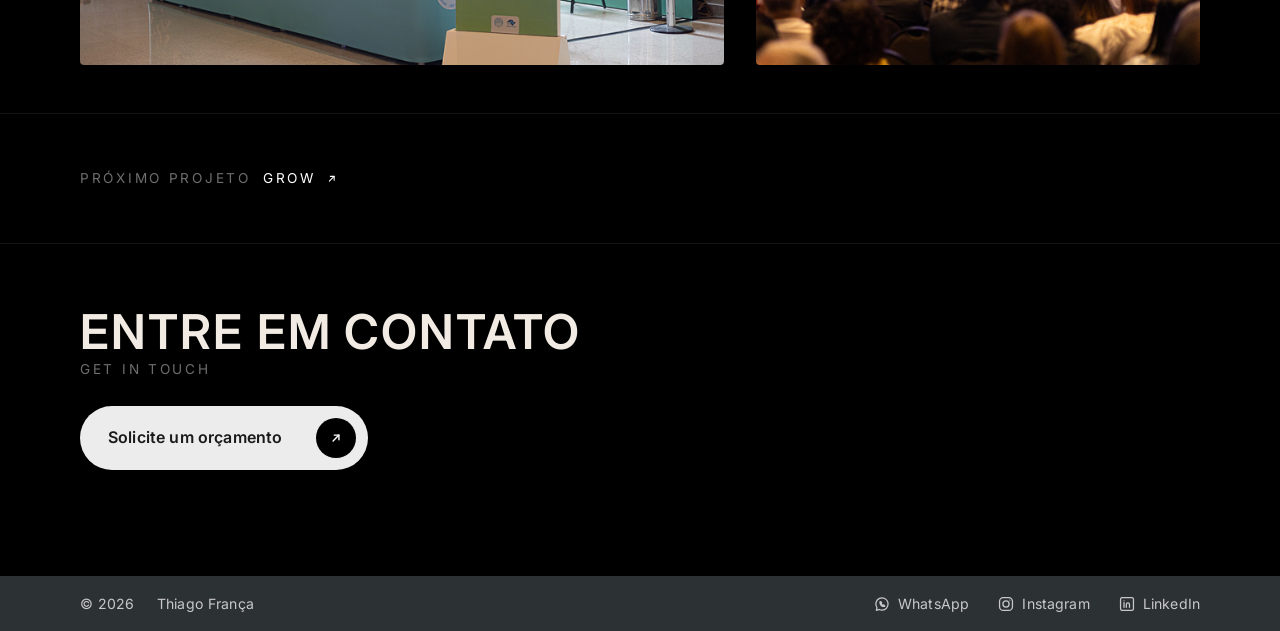
<file: sbpt.html>
<!DOCTYPE html>
<html lang="pt-BR">
<head>
  <meta charset="UTF-8">
  <meta name="viewport" content="width=device-width, initial-scale=1.0">
  <title>SBPT — Case study | Thiago França</title>
  <link rel="stylesheet" href="thiago-franca.css">
  <link rel="stylesheet" href="agape-case.css">
  <link rel="stylesheet" href="reveal.css">
  <link rel="preconnect" href="https://fonts.googleapis.com">
  <link rel="preconnect" href="https://fonts.gstatic.com" crossorigin>
  <link href="https://fonts.googleapis.com/css2?family=Inter:wght@400;500;600&display=swap" rel="stylesheet">
</head>
<body class="agape-page sbpt-page">
  <header class="site-header">
    <div class="site-header-bg" aria-hidden="true"></div>
    <nav class="site-nav" aria-label="Principal">
      <a href="thiago-franca.html#home">Início</a>
      <a href="works.html">Projetos</a>
      <a href="thiago-franca.html#contact">Contato</a>
    </nav>
  </header>

  <main class="case-agape-main">
    <section id="sbpt-page-head" class="case-reveal-section agape-page-head" aria-labelledby="sbpt-title">
      <div class="agape-inner">
        <h1 id="sbpt-title" class="case-reveal-item agape-project-title">SBPT</h1>
        <p class="case-reveal-item agape-lead agape-lead--pt">
          Tenho parceria com a Sociedade Brasileira de Pneumologia e Tisiologia desde 2012, produzindo manuais, logos, peças para redes sociais, vídeos e mobiliário para eventos.
        </p>
        <p class="case-reveal-item agape-lead agape-lead--en">
          I've partnered with the Brazilian Thoracic Society since 2012, producing manuals, logos, social media assets, videos, and event furniture.
        </p>
        <div class="case-reveal-item agape-num-gallery" aria-label="Galeria do projeto SBPT">
          <figure class="agape-num-gallery__full">
            <video src="assets/sbpt-gallery-0.mp4" autoplay loop muted playsinline preload="metadata" aria-label="SBPT — animação de abertura do projeto."></video>
          </figure>
          <div class="sbpt-top-grid">
            <div class="agape-num-gallery__trio">
              <figure>
                <img src="assets/sbpt-gallery-1.png" alt="SBPT — Asma nas Américas: uma atualização." loading="lazy" decoding="async" />
              </figure>
              <figure>
                <img src="assets/sbpt-gallery-2.png" alt="SBPT — Curso integrado de radiologia e patologia pulmonar." loading="lazy" decoding="async" />
              </figure>
              <figure>
                <img src="assets/sbpt-gallery-3.png" alt="SBPT — peça de comunicação visual 3." loading="lazy" decoding="async" />
              </figure>
            </div>
            <div class="agape-num-gallery__trio">
              <figure>
                <img src="assets/sbpt-gallery-4.png" alt="SBPT — peça de comunicação visual 4." loading="lazy" decoding="async" />
              </figure>
              <figure>
                <img src="assets/sbpt-gallery-5.png" alt="SBPT — peça de comunicação visual 5." loading="lazy" decoding="async" />
              </figure>
              <figure>
                <img src="assets/sbpt-gallery-6.png" alt="SBPT — peça de comunicação visual 6." loading="lazy" decoding="async" />
              </figure>
            </div>
          </div>
        </div>

        <div class="case-section-break">
          <h2 class="case-reveal-item case-section-divider" id="sbpt-pneumo">
            <span class="case-section-divider__label">
              <span class="case-section-divider__strong">PROJETO</span>
              <span class="case-section-divider__soft">PNEUMO CONSULTORES</span>
            </span>
            <span class="case-section-divider__line" aria-hidden="true"></span>
          </h2>
        </div>

        <div class="case-reveal-item agape-num-gallery" aria-label="Projeto Pneumo Consultores">
          <figure class="agape-num-gallery__full">
            <video src="assets/sbpt-gallery-7.mp4" autoplay loop muted playsinline preload="metadata" aria-label="SBPT — animação de comunicação visual."></video>
          </figure>
          <figure class="agape-num-gallery__full">
            <img src="assets/sbpt-gallery-9.png" alt="SBPT — peça de comunicação visual 9." loading="lazy" decoding="async" />
          </figure>
          <div class="agape-num-gallery__trio sbpt-trio-row">
            <figure>
              <img src="assets/sbpt-gallery-10.png" alt="SBPT — peça de comunicação visual 10." loading="lazy" decoding="async" />
            </figure>
            <figure>
              <img src="assets/sbpt-gallery-11.png" alt="SBPT — peça de comunicação visual 11." loading="lazy" decoding="async" />
            </figure>
            <figure>
              <img src="assets/sbpt-gallery-12.png" alt="SBPT — peça de comunicação visual 12." loading="lazy" decoding="async" />
            </figure>
          </div>
          <figure class="agape-num-gallery__full">
            <img src="assets/sbpt-gallery-13.png" alt="SBPT — peça de comunicação visual 13." loading="lazy" decoding="async" />
          </figure>
          <figure class="agape-num-gallery__full">
            <img src="assets/sbpt-gallery-14.png" alt="SBPT — peça de comunicação visual 14." loading="lazy" decoding="async" />
          </figure>
          <div class="agape-num-gallery__pair">
            <figure>
              <img src="assets/sbpt-gallery-15.png" alt="SBPT — peça de comunicação visual 15." loading="lazy" decoding="async" />
            </figure>
            <figure>
              <img src="assets/sbpt-gallery-16.png" alt="SBPT — peça de comunicação visual 16." loading="lazy" decoding="async" />
            </figure>
          </div>
        </div>

        <div class="case-section-break">
          <h2 class="case-reveal-item case-section-divider" id="sbpt-criativos-eventos">
            <span class="case-section-divider__label">
              <span class="case-section-divider__strong">CRIATIVOS</span>
              <span class="case-section-divider__soft">EVENTOS</span>
            </span>
            <span class="case-section-divider__line" aria-hidden="true"></span>
          </h2>
        </div>

        <div class="case-reveal-item agape-num-gallery" aria-label="Criativos eventos">
          <div class="agape-num-gallery__trio sbpt-trio-row">
            <figure>
              <img src="assets/sbpt-gallery-17.png" alt="SBPT — peça de comunicação visual 17." loading="lazy" decoding="async" />
            </figure>
            <figure>
              <img src="assets/sbpt-gallery-18.png" alt="SBPT — peça de comunicação visual 18." loading="lazy" decoding="async" />
            </figure>
            <figure>
              <img src="assets/sbpt-gallery-19.png" alt="SBPT — peça de comunicação visual 19." loading="lazy" decoding="async" />
            </figure>
          </div>
          <figure class="agape-num-gallery__full">
            <img src="assets/sbpt-gallery-20.png" alt="SBPT — peça de comunicação visual 20." loading="lazy" decoding="async" />
          </figure>
          <figure class="agape-num-gallery__full">
            <img src="assets/sbpt-gallery-21.png" alt="SBPT — peça de comunicação visual 21." loading="lazy" decoding="async" />
          </figure>
        </div>

        <div class="case-section-break">
          <h2 class="case-reveal-item case-section-divider" id="sbpt-mobiliario">
            <span class="case-section-divider__label">
              <span class="case-section-divider__strong">MOBILIÁRIO</span>
              <span class="case-section-divider__soft">EVENTOS</span>
            </span>
            <span class="case-section-divider__line" aria-hidden="true"></span>
          </h2>
        </div>

        <div class="case-reveal-item agape-num-gallery" aria-label="Mobiliário eventos">
          <figure class="agape-num-gallery__full">
            <img src="assets/sbpt-gallery-22.png" alt="SBPT — peça de comunicação visual 22." loading="lazy" decoding="async" />
          </figure>
          <div class="agape-num-gallery__pair">
            <figure>
              <img src="assets/sbpt-gallery-23.png" alt="SBPT — estande e balcão institucional no congresso." loading="lazy" decoding="async" />
            </figure>
            <figure>
              <img src="assets/sbpt-gallery-24.png" alt="SBPT — entrada bem-vindos do congresso." loading="lazy" decoding="async" />
            </figure>
          </div>
          <figure class="agape-num-gallery__full">
            <img src="assets/sbpt-gallery-25.png" alt="SBPT — secretaria e novas inscrições no congresso." loading="lazy" decoding="async" />
          </figure>
          <div class="agape-num-gallery__pair">
            <figure>
              <img src="assets/sbpt-gallery-26.png" alt="SBPT — totem salas do palestrante e mídia desk." loading="lazy" decoding="async" />
            </figure>
            <figure>
              <img src="assets/sbpt-gallery-27.png" alt="SBPT — auditório e palco do congresso." loading="lazy" decoding="async" />
            </figure>
          </div>
          <div class="agape-num-gallery__pair">
            <figure>
              <img src="assets/sbpt-gallery-28.png" alt="SBPT — central de atendimento ao expositor." loading="lazy" decoding="async" />
            </figure>
            <figure>
              <img src="assets/sbpt-gallery-29.png" alt="SBPT — palestra no palco do congresso." loading="lazy" decoding="async" />
            </figure>
          </div>
        </div>
      </div>
    </section>

    <section id="sbpt-next" class="case-reveal-section case-next" aria-label="Próximo projeto">
      <div class="agape-inner">
        <a class="case-reveal-item case-next-link" href="grow.html">
          <span class="case-next-label">Próximo projeto</span>
          <span class="case-next-row">
            <span class="case-next-name">Grow</span>
            <span class="case-next-arrow" aria-hidden="true">
              <svg viewBox="0 0 24 24" width="16" height="16" fill="none" stroke="currentColor" stroke-width="2.2" stroke-linecap="round" stroke-linejoin="round">
                <path d="M7 17L17 7"/>
                <path d="M9 7h8v8"/>
              </svg>
            </span>
          </span>
        </a>
      </div>
    </section>

    <section id="sbpt-contact" class="case-reveal-section agape-cta" aria-labelledby="sbpt-cta-heading">
      <div class="agape-inner">
        <h2 id="sbpt-cta-heading" class="case-reveal-item agape-cta-title reveal-title">Entre em contato</h2>
        <p class="case-reveal-item agape-cta-sub reveal-title reveal-title--en">Get in touch</p>
        <a
          class="case-reveal-item budget-cta agape-cta-button"
          href="https://wa.me/5561999933552?text=Ol%C3%A1!%20Thiago.%20Vim%20pelo%20seu%20site%20e%20gostaria%20de%20um%20or%C3%A7amento."
          rel="noopener noreferrer"
          target="_blank"
        >
          <span class="budget-cta-label">Solicite um orçamento</span>
          <span class="budget-cta-icon" aria-hidden="true">
            <svg viewBox="0 0 24 24" width="14" height="14" fill="none" stroke="currentColor" stroke-width="2.4" stroke-linecap="round" stroke-linejoin="round">
              <path d="M7 17L17 7"/>
              <path d="M9 7h8v8"/>
            </svg>
          </span>
        </a>
      </div>
    </section>
  </main>

  <footer class="site-footer">
    <div class="site-footer-inner">
      <p class="site-footer-copy"><span>© 2026</span> Thiago França</p>
      <nav class="site-footer-socials" aria-label="Redes sociais">
        <a class="site-footer-social" href="https://wa.me/5561999933552?text=Ol%C3%A1!%20Thiago.%20Vim%20pelo%20seu%20site%20e%20gostaria%20de%20um%20or%C3%A7amento." rel="noopener noreferrer" target="_blank">
          <svg class="site-footer-icon" viewBox="0 0 24 24" width="18" height="18" aria-hidden="true" fill="none" stroke="currentColor" stroke-width="1.7" stroke-linecap="round" stroke-linejoin="round">
            <path d="M4.6 19.4l.7-2.6A8.2 8.2 0 1112 20.2a8.1 8.1 0 01-3.7-.9l-3.7 1.1z"/>
            <path d="M9.2 9.6c.2.1.3.5.2.8 0 1.4.6 2.6 1.6 3.5 1 .9 2.3 1.4 3.7 1.4.3 0 .6 0 .8-.2.2-.2.2-.5 0-.7l-.8-1c-.1-.2-.4-.2-.6 0l-.3.4c-.2.2-.4.2-.6.1-1.1-.5-2-1.4-2.4-2.5-.1-.2 0-.5.2-.6l.4-.3c.2-.2.1-.5 0-.6l-1-.8c-.2-.2-.5-.2-.7 0l-.5.5z"/>
          </svg>
          <span>WhatsApp</span>
        </a>
        <a class="site-footer-social" href="https://www.instagram.com/thiagofr.design" rel="noopener noreferrer" target="_blank">
          <svg class="site-footer-icon" viewBox="0 0 24 24" width="18" height="18" aria-hidden="true" fill="none" stroke="currentColor" stroke-width="1.7" stroke-linecap="round" stroke-linejoin="round">
            <rect x="3.4" y="3.4" width="17.2" height="17.2" rx="5"/>
            <circle cx="12" cy="12" r="4.1"/>
            <circle cx="17.2" cy="6.8" r="0.9" fill="currentColor" stroke="none"/>
          </svg>
          <span>Instagram</span>
        </a>
        <a class="site-footer-social" href="https://www.linkedin.com/in/thiago-ribeiro-60999ba2" rel="noopener noreferrer" target="_blank" aria-label="LinkedIn">
          <svg class="site-footer-icon" viewBox="0 0 24 24" width="18" height="18" aria-hidden="true" fill="none" stroke="currentColor" stroke-width="1.7" stroke-linecap="round" stroke-linejoin="round">
            <rect x="3.4" y="3.4" width="17.2" height="17.2" rx="2.4"/>
            <path d="M8 10.2V16.4" />
            <circle cx="8" cy="7.7" r="0.85" fill="currentColor" stroke="none"/>
            <path d="M11.1 16.4v-3.7c0-1.2.9-2.1 2.1-2.1s2.1.9 2.1 2.1v3.7"/>
          </svg>
          <span>LinkedIn</span>
        </a>
      </nav>
    </div>
  </footer>

  <script src="reveal.js"></script>
  <script src="thiago-franca.js"></script>
  <script src="gallery-fit.js"></script>
</body>
</html>
</file>
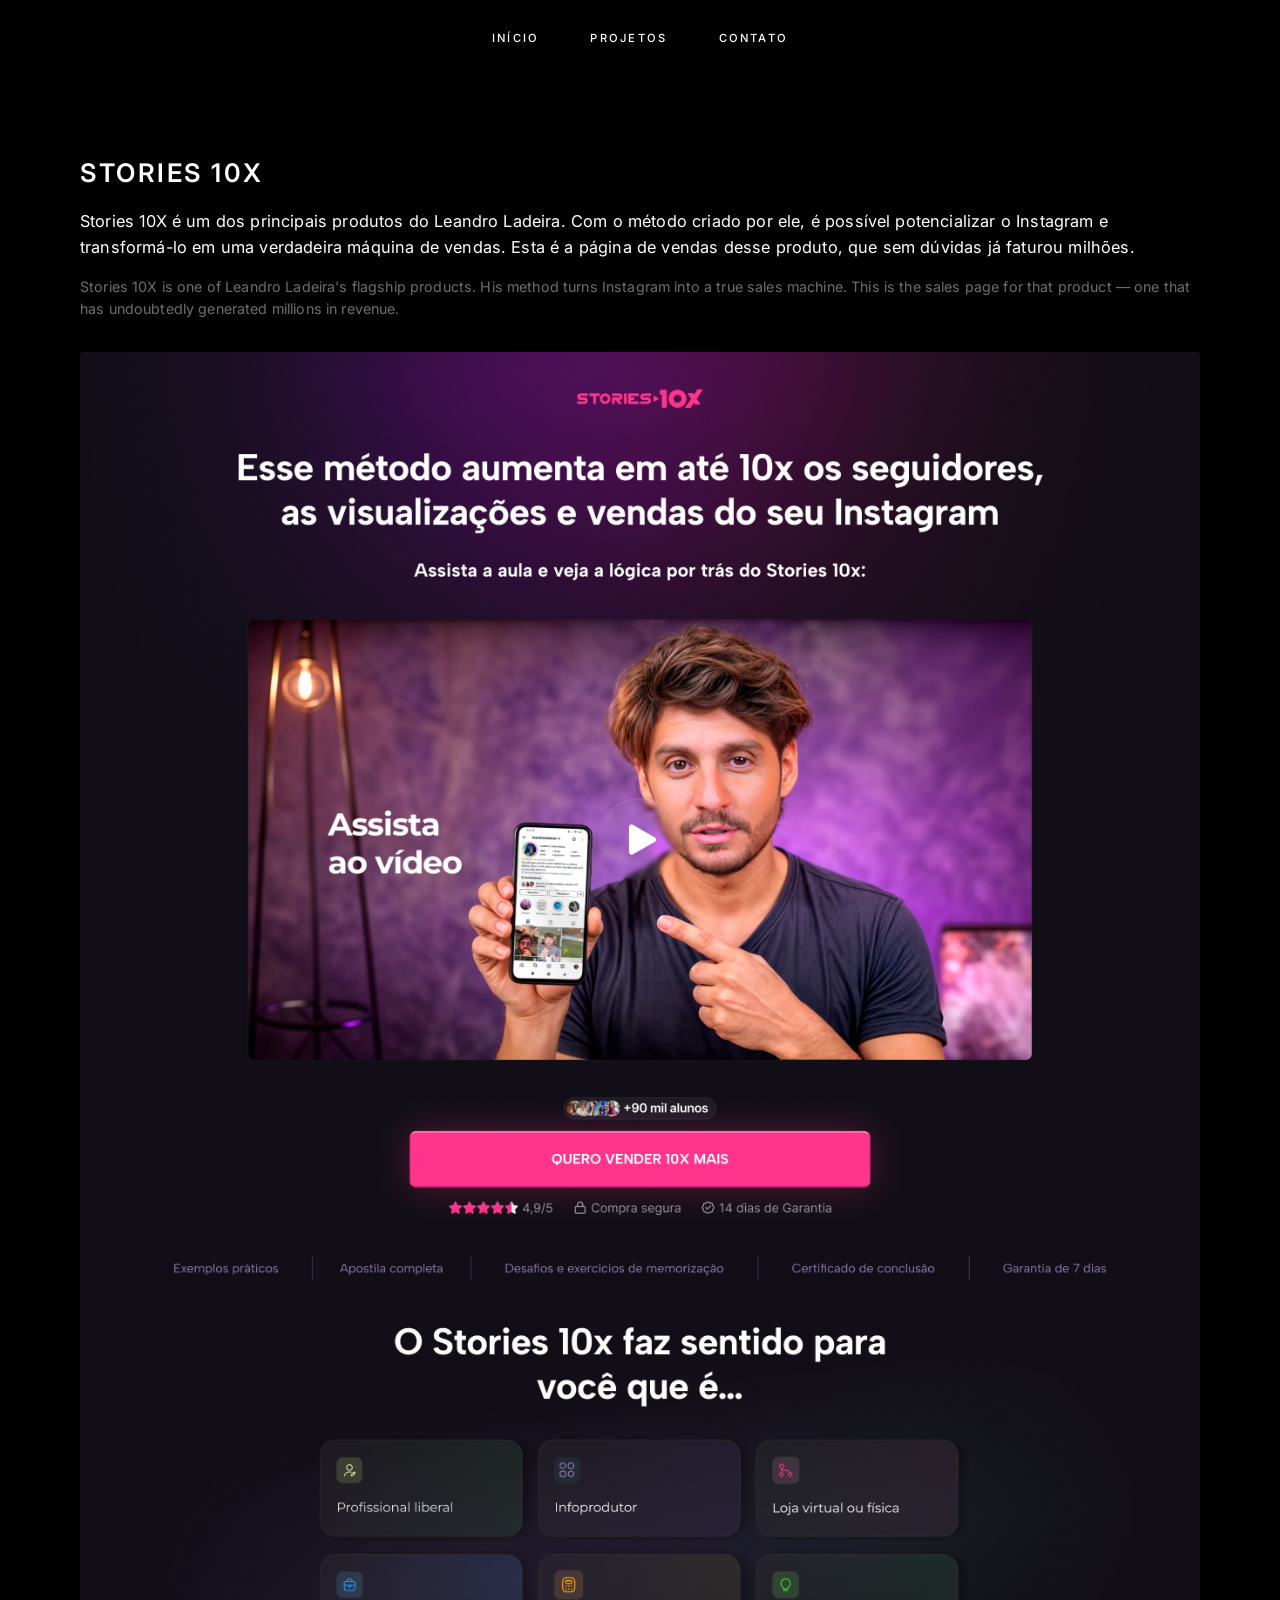
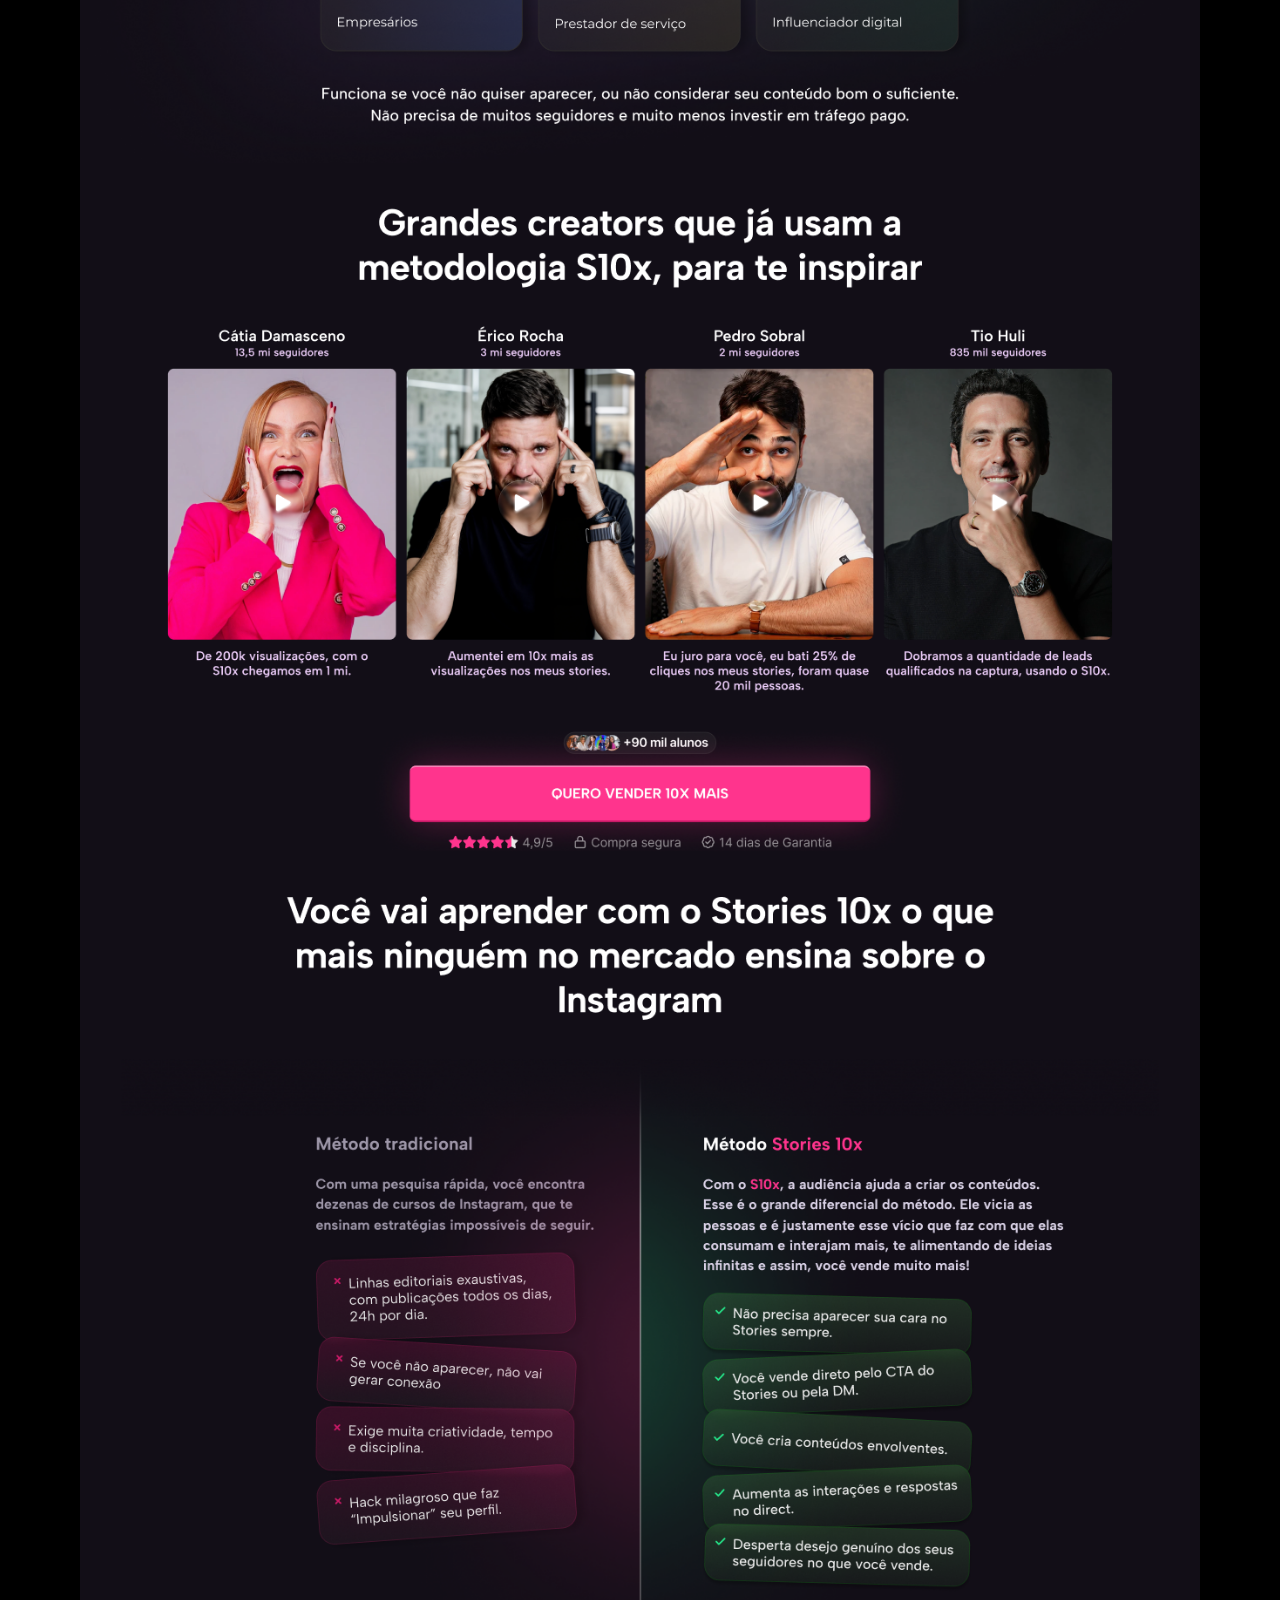
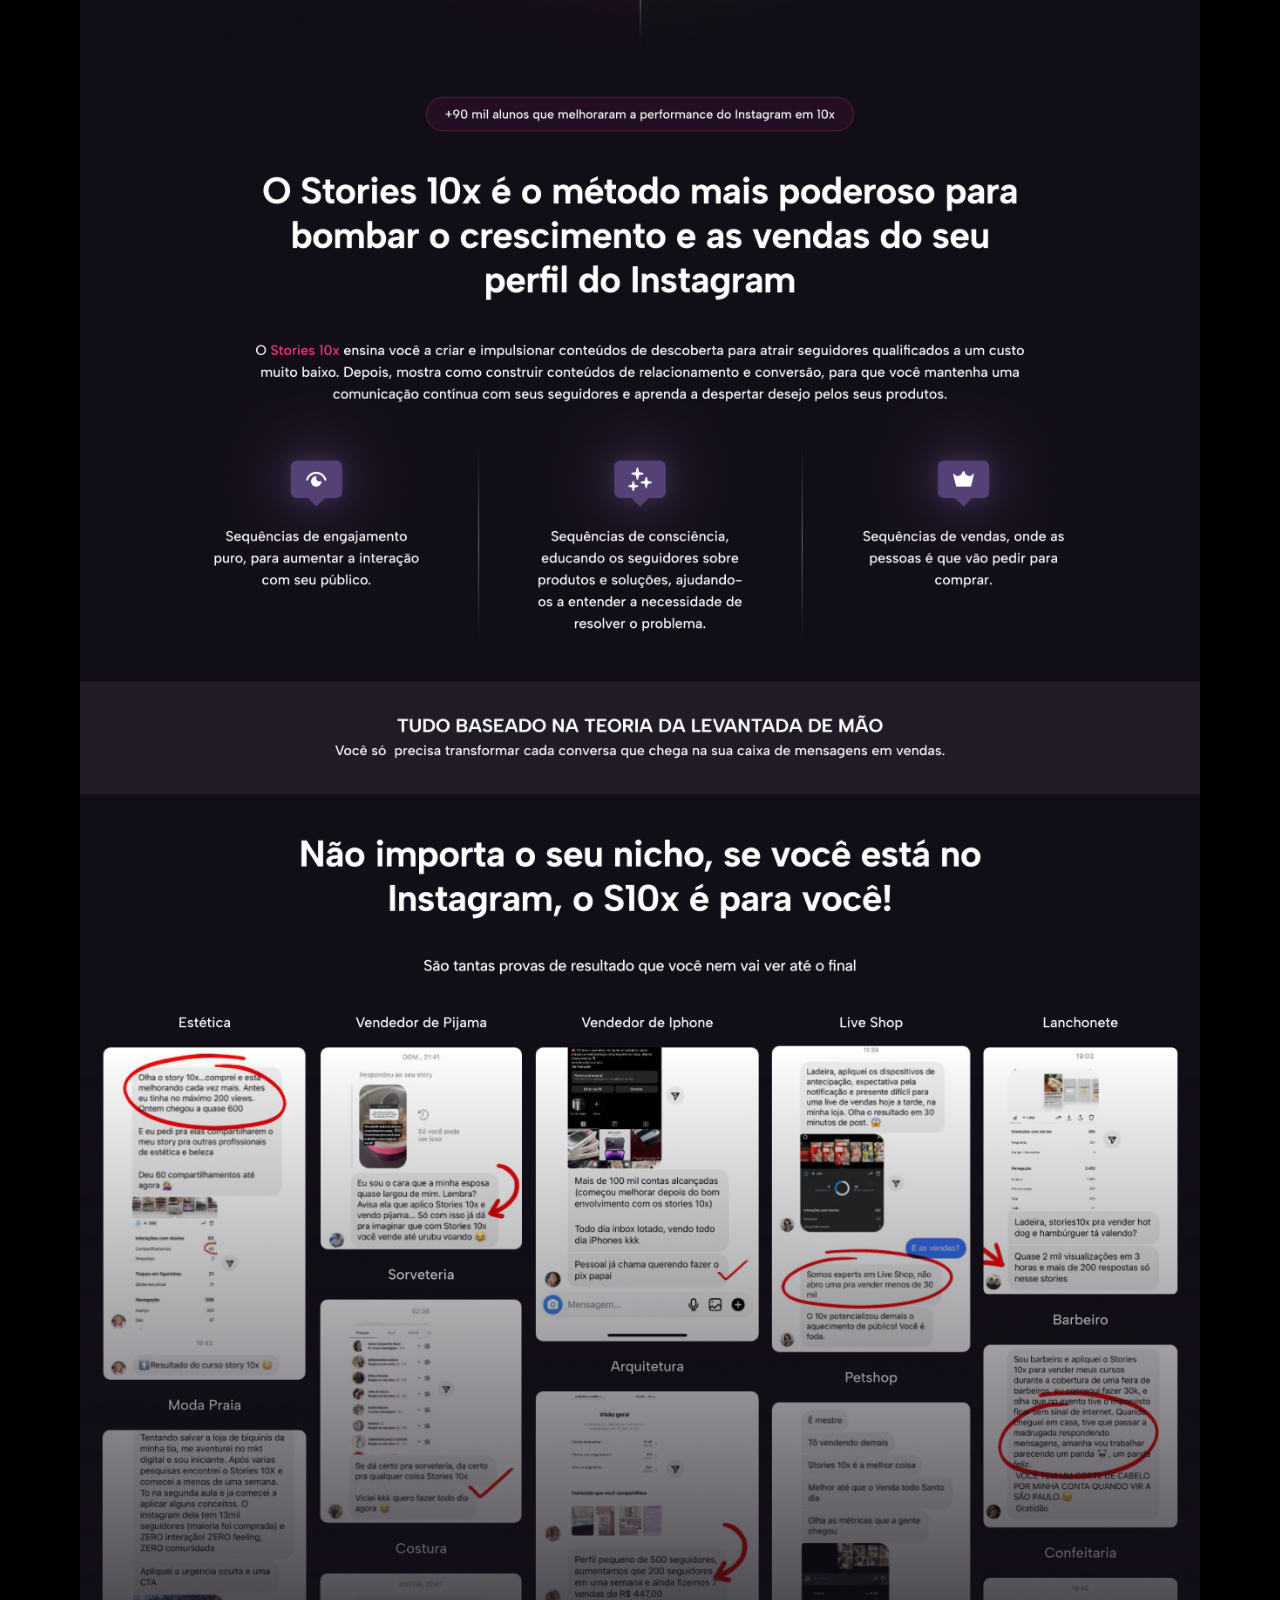
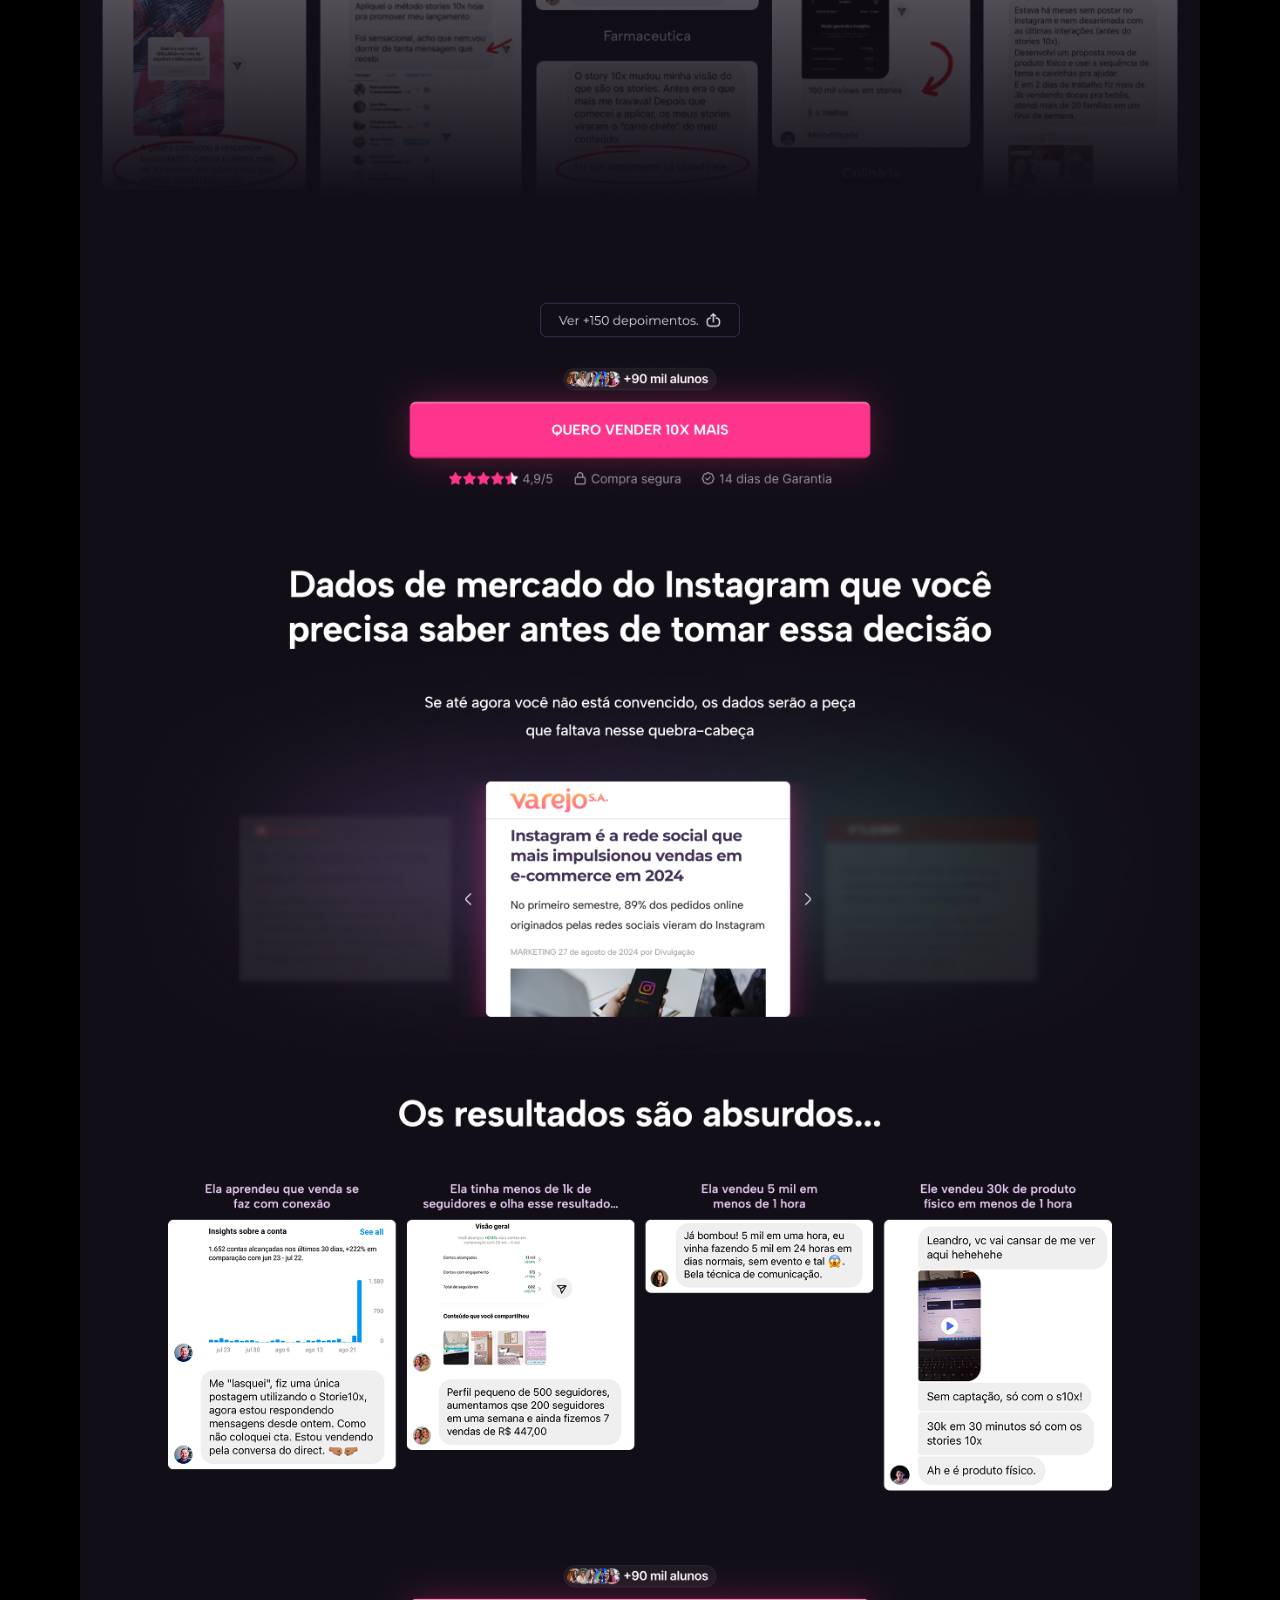
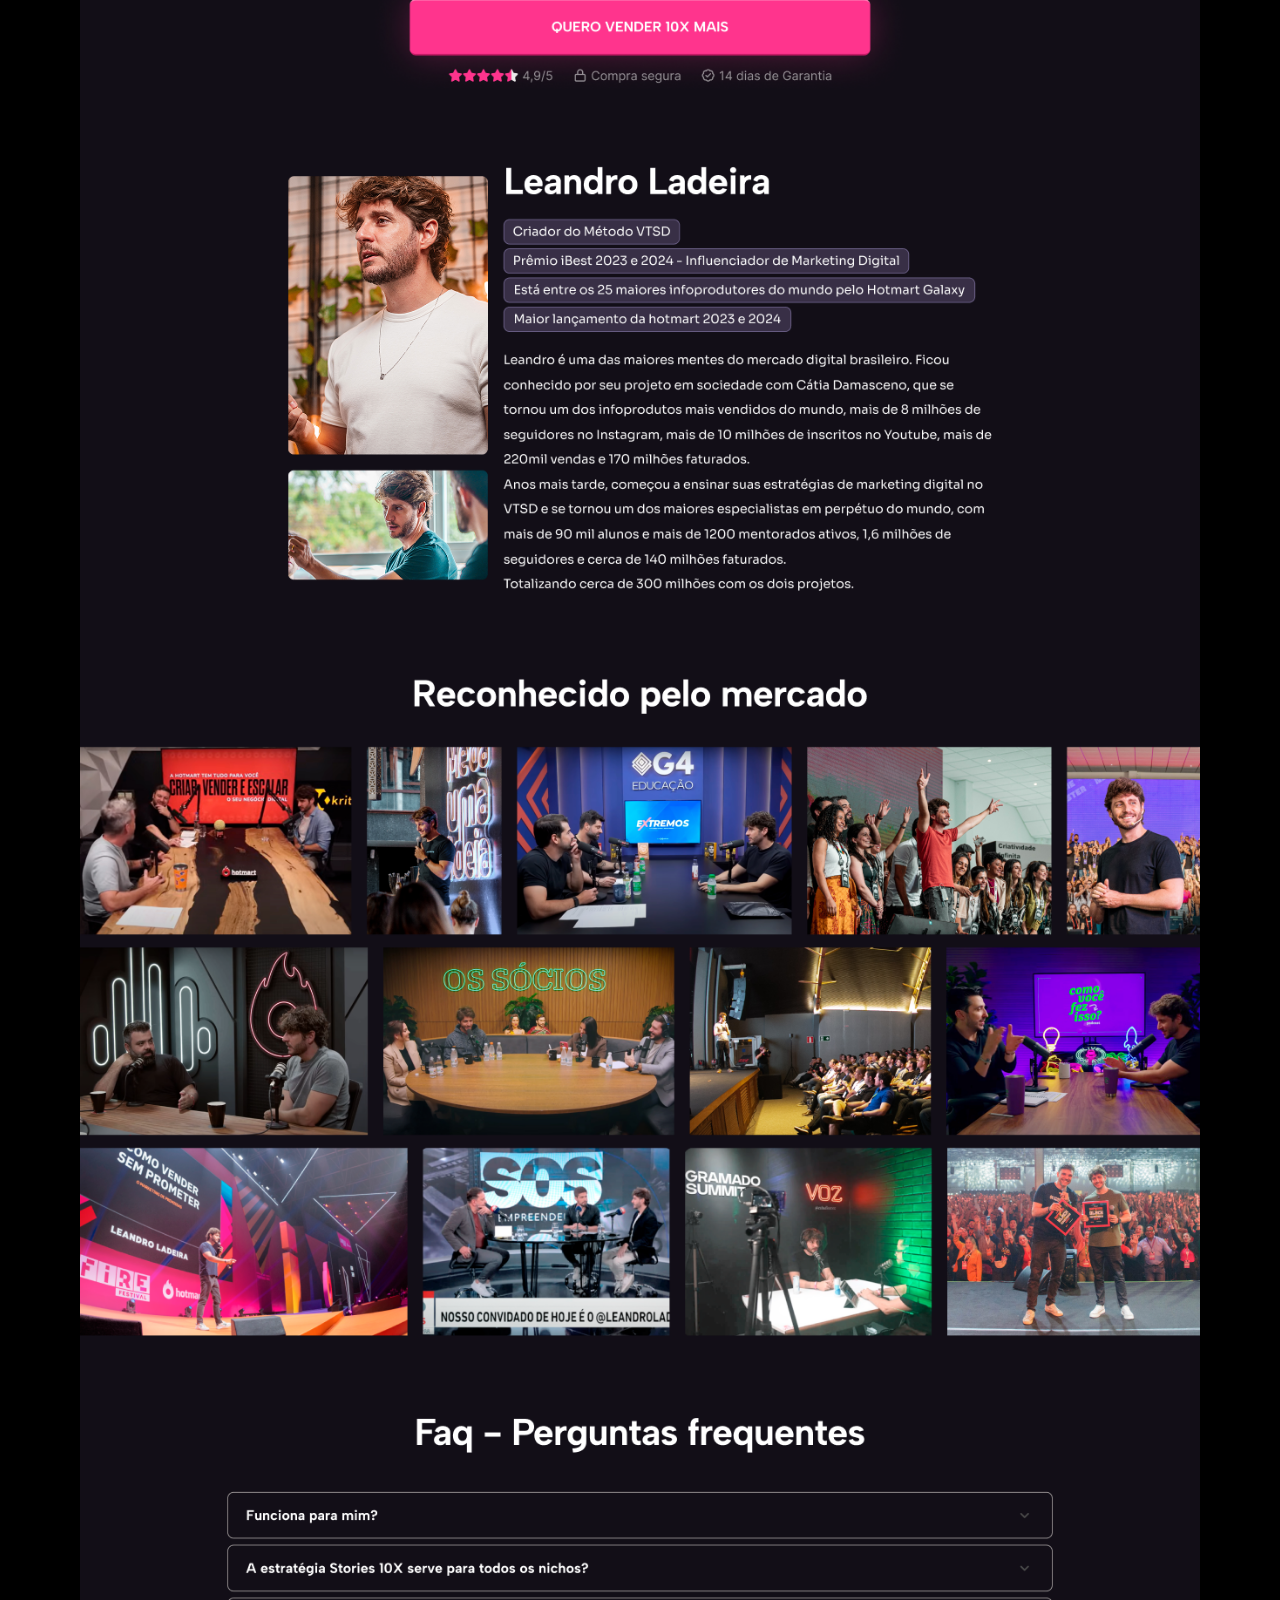
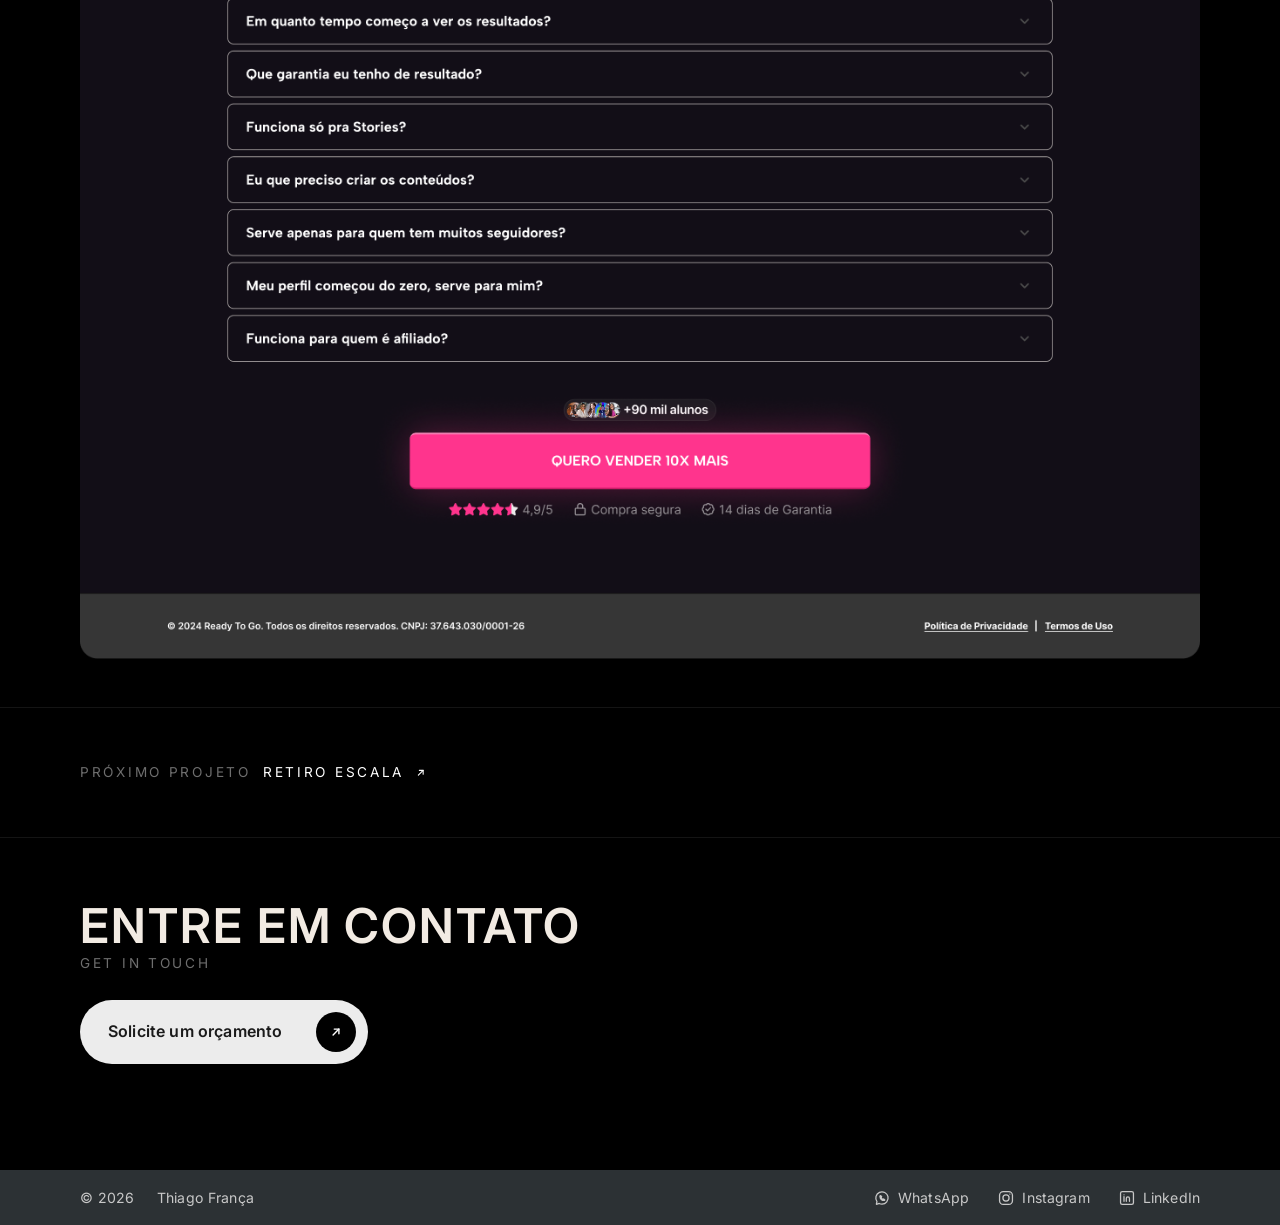
<file: stories-10x.html>
<!DOCTYPE html>
<html lang="pt-BR">
<head>
  <meta charset="UTF-8">
  <meta name="viewport" content="width=device-width, initial-scale=1.0">
  <title>STORIES 10X — Case study | Thiago França</title>
  <link rel="stylesheet" href="thiago-franca.css">
  <link rel="stylesheet" href="agape-case.css">
  <link rel="stylesheet" href="reveal.css">
  <link rel="preconnect" href="https://fonts.googleapis.com">
  <link rel="preconnect" href="https://fonts.gstatic.com" crossorigin>
  <link href="https://fonts.googleapis.com/css2?family=Inter:wght@400;500;600&display=swap" rel="stylesheet">
</head>
<body class="agape-page">
  <header class="site-header">
    <div class="site-header-bg" aria-hidden="true"></div>
    <nav class="site-nav" aria-label="Principal">
      <a href="thiago-franca.html#home">Início</a>
      <a href="works.html">Projetos</a>
      <a href="thiago-franca.html#contact">Contato</a>
    </nav>
  </header>

  <main class="case-agape-main">
    <section id="stories-page-head" class="case-reveal-section agape-page-head" aria-labelledby="stories-title">
      <div class="agape-inner">
        <h1 id="stories-title" class="case-reveal-item agape-project-title">STORIES 10X</h1>
        <p class="case-reveal-item agape-lead agape-lead--pt">
          Stories 10X é um dos principais produtos do Leandro Ladeira. Com o método criado por ele, é possível potencializar o Instagram e transformá-lo em uma verdadeira máquina de vendas. Esta é a página de vendas desse produto, que sem dúvidas já faturou milhões.
        </p>
        <p class="case-reveal-item agape-lead agape-lead--en">
          Stories 10X is one of Leandro Ladeira's flagship products. His method turns Instagram into a true sales machine. This is the sales page for that product — one that has undoubtedly generated millions in revenue.
        </p>
        <div class="case-reveal-item agape-num-gallery" aria-label="Galeria do projeto Stories 10X">
          <figure class="agape-num-gallery__full">
            <img src="assets/stories-gallery-1.png" alt="Stories 10X — mockup da landing page no notebook." loading="lazy" decoding="async" />
          </figure>
        </div>
      </div>
    </section>

    <section id="stories-next" class="case-reveal-section case-next" aria-label="Próximo projeto">
      <div class="agape-inner">
        <a class="case-reveal-item case-next-link" href="retiro-escala.html">
          <span class="case-next-label">Próximo projeto</span>
          <span class="case-next-row">
            <span class="case-next-name">Retiro Escala</span>
            <span class="case-next-arrow" aria-hidden="true">
              <svg viewBox="0 0 24 24" width="16" height="16" fill="none" stroke="currentColor" stroke-width="2.2" stroke-linecap="round" stroke-linejoin="round">
                <path d="M7 17L17 7"/>
                <path d="M9 7h8v8"/>
              </svg>
            </span>
          </span>
        </a>
      </div>
    </section>

    <section id="stories-contact" class="case-reveal-section agape-cta" aria-labelledby="stories-cta-heading">
      <div class="agape-inner">
        <h2 id="stories-cta-heading" class="case-reveal-item agape-cta-title reveal-title">Entre em contato</h2>
        <p class="case-reveal-item agape-cta-sub reveal-title reveal-title--en">Get in touch</p>
        <a
          class="case-reveal-item budget-cta agape-cta-button"
          href="https://wa.me/5561999933552?text=Ol%C3%A1!%20Thiago.%20Vim%20pelo%20seu%20site%20e%20gostaria%20de%20um%20or%C3%A7amento."
          rel="noopener noreferrer"
          target="_blank"
        >
          <span class="budget-cta-label">Solicite um orçamento</span>
          <span class="budget-cta-icon" aria-hidden="true">
            <svg viewBox="0 0 24 24" width="14" height="14" fill="none" stroke="currentColor" stroke-width="2.4" stroke-linecap="round" stroke-linejoin="round">
              <path d="M7 17L17 7"/>
              <path d="M9 7h8v8"/>
            </svg>
          </span>
        </a>
      </div>
    </section>
  </main>

  <footer class="site-footer">
    <div class="site-footer-inner">
      <p class="site-footer-copy"><span>© 2026</span> Thiago França</p>
      <nav class="site-footer-socials" aria-label="Redes sociais">
        <a class="site-footer-social" href="https://wa.me/5561999933552?text=Ol%C3%A1!%20Thiago.%20Vim%20pelo%20seu%20site%20e%20gostaria%20de%20um%20or%C3%A7amento." rel="noopener noreferrer" target="_blank">
          <svg class="site-footer-icon" viewBox="0 0 24 24" width="18" height="18" aria-hidden="true" fill="none" stroke="currentColor" stroke-width="1.7" stroke-linecap="round" stroke-linejoin="round">
            <path d="M4.6 19.4l.7-2.6A8.2 8.2 0 1112 20.2a8.1 8.1 0 01-3.7-.9l-3.7 1.1z"/>
            <path d="M9.2 9.6c.2.1.3.5.2.8 0 1.4.6 2.6 1.6 3.5 1 .9 2.3 1.4 3.7 1.4.3 0 .6 0 .8-.2.2-.2.2-.5 0-.7l-.8-1c-.1-.2-.4-.2-.6 0l-.3.4c-.2.2-.4.2-.6.1-1.1-.5-2-1.4-2.4-2.5-.1-.2 0-.5.2-.6l.4-.3c.2-.2.1-.5 0-.6l-1-.8c-.2-.2-.5-.2-.7 0l-.5.5z"/>
          </svg>
          <span>WhatsApp</span>
        </a>
        <a class="site-footer-social" href="https://www.instagram.com/thiagofr.design" rel="noopener noreferrer" target="_blank">
          <svg class="site-footer-icon" viewBox="0 0 24 24" width="18" height="18" aria-hidden="true" fill="none" stroke="currentColor" stroke-width="1.7" stroke-linecap="round" stroke-linejoin="round">
            <rect x="3.4" y="3.4" width="17.2" height="17.2" rx="5"/>
            <circle cx="12" cy="12" r="4.1"/>
            <circle cx="17.2" cy="6.8" r="0.9" fill="currentColor" stroke="none"/>
          </svg>
          <span>Instagram</span>
        </a>
        <a class="site-footer-social" href="https://www.linkedin.com/in/thiago-ribeiro-60999ba2" rel="noopener noreferrer" target="_blank" aria-label="LinkedIn">
          <svg class="site-footer-icon" viewBox="0 0 24 24" width="18" height="18" aria-hidden="true" fill="none" stroke="currentColor" stroke-width="1.7" stroke-linecap="round" stroke-linejoin="round">
            <rect x="3.4" y="3.4" width="17.2" height="17.2" rx="2.4"/>
            <path d="M8 10.2V16.4" />
            <circle cx="8" cy="7.7" r="0.85" fill="currentColor" stroke="none"/>
            <path d="M11.1 16.4v-3.7c0-1.2.9-2.1 2.1-2.1s2.1.9 2.1 2.1v3.7"/>
          </svg>
          <span>LinkedIn</span>
        </a>
      </nav>
    </div>
  </footer>

  <script src="reveal.js"></script>
  <script src="thiago-franca.js"></script>
  <script src="gallery-fit.js"></script>
</body>
</html>
</file>
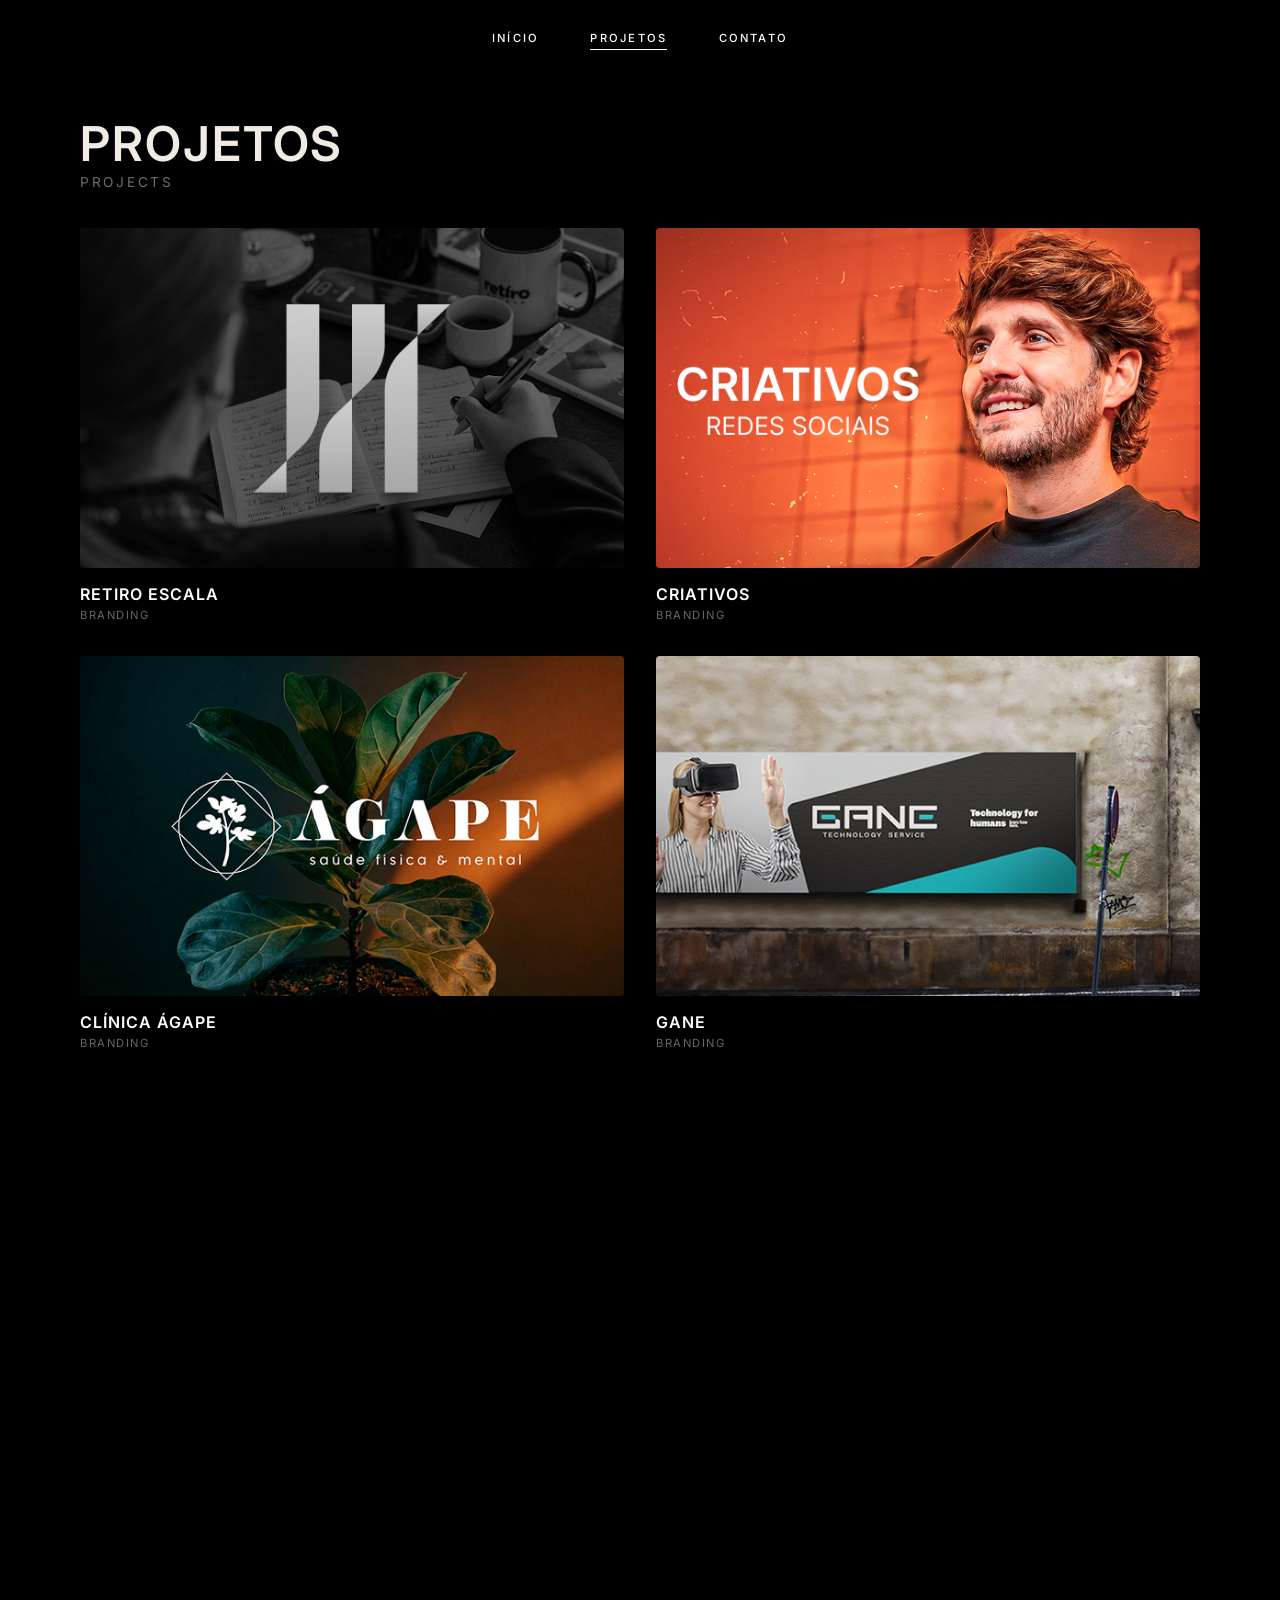
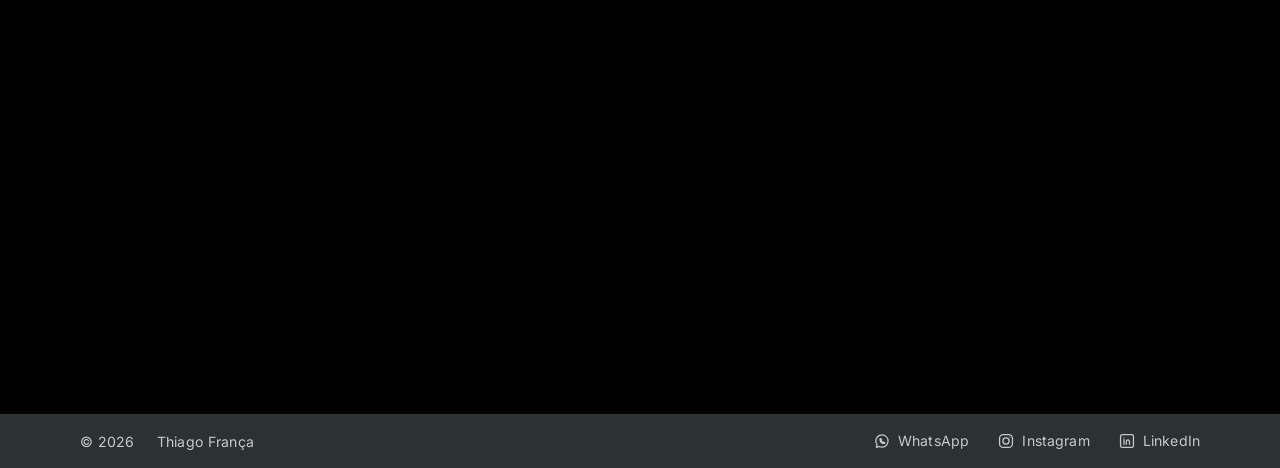
<file: works.html>
<!DOCTYPE html>
<html lang="pt-BR">
<head>
  <meta charset="UTF-8">
  <meta name="viewport" content="width=device-width, initial-scale=1.0">
  <title>Works — Thiago França</title>
  <link rel="stylesheet" href="thiago-franca.css">
  <link rel="stylesheet" href="works-page.css">
  <link rel="stylesheet" href="reveal.css">
  <link rel="preconnect" href="https://fonts.googleapis.com">
  <link rel="preconnect" href="https://fonts.gstatic.com" crossorigin>
  <link href="https://fonts.googleapis.com/css2?family=Inter:wght@400;500;600&display=swap" rel="stylesheet">
</head>
<body>
  <header class="site-header">
    <div class="site-header-bg" aria-hidden="true"></div>
    <nav class="site-nav" aria-label="Principal">
      <a href="thiago-franca.html#home">Início</a>
      <a href="works.html" aria-current="page">Projetos</a>
      <a href="thiago-franca.html#contact">Contato</a>
    </nav>
  </header>

  <main class="works-page-main">
    <section id="works" class="works works--page" aria-labelledby="works-heading">
      <div class="works-inner">
        <header class="works-head">
          <div class="works-head-titles">
            <h1 id="works-heading" class="works-title reveal-title">Projetos</h1>
            <p class="works-title-pt reveal-title reveal-title--en">Projects</p>
          </div>
        </header>
        <div class="works-grid">
          <a href="retiro-escala.html" class="works-card">
            <div class="works-thumb works-thumb--retiro-logo" role="img" aria-label="Retiro Escala"></div>
            <h2 class="works-card-title">Retiro Escala</h2>
            <p class="works-card-desc">Branding</p>
          </a>
          <a href="criativos.html" class="works-card">
            <div class="works-thumb works-thumb--criativos" role="img" aria-label="Criativos"></div>
            <h2 class="works-card-title">Criativos</h2>
            <p class="works-card-desc">Branding</p>
          </a>
          <a href="agape.html" class="works-card">
            <div class="works-thumb works-thumb--agape-cover" role="img" aria-label="Clínica Ágape"></div>
            <h2 class="works-card-title">Clínica Ágape</h2>
            <p class="works-card-desc">Branding</p>
          </a>
          <a href="gane.html" class="works-card">
            <div class="works-thumb works-thumb--gane" role="img" aria-label="Gane"></div>
            <h2 class="works-card-title">Gane</h2>
            <p class="works-card-desc">Branding</p>
          </a>
          <a href="sbpt.html" class="works-card">
            <div class="works-thumb works-thumb--sbpt" role="img" aria-label="SBPT"></div>
            <h2 class="works-card-title">SBPT</h2>
            <p class="works-card-desc">Branding</p>
          </a>
          <a href="grow.html" class="works-card">
            <div class="works-thumb works-thumb--grow" role="img" aria-label="Grow"></div>
            <h2 class="works-card-title">Grow</h2>
            <p class="works-card-desc">Branding</p>
          </a>
          <a href="retiro-escala-ux.html" class="works-card">
            <div class="works-thumb works-thumb--retiro" role="img" aria-label="Retiro Escala"></div>
            <h2 class="works-card-title">Retiro Escala</h2>
            <p class="works-card-desc">UX</p>
          </a>
          <a href="stories-10x.html" class="works-card">
            <div class="works-thumb works-thumb--stories" role="img" aria-label="Stories 10X"></div>
            <h2 class="works-card-title">Stories 10X</h2>
            <p class="works-card-desc">UX</p>
          </a>
        </div>
      </div>
    </section>
  </main>

  <footer class="site-footer">
    <div class="site-footer-inner">
      <p class="site-footer-copy"><span>© 2026</span> Thiago França</p>
      <nav class="site-footer-socials" aria-label="Redes sociais">
        <a class="site-footer-social" href="https://wa.me/5561999933552?text=Ol%C3%A1!%20Thiago.%20Vim%20pelo%20seu%20site%20e%20gostaria%20de%20um%20or%C3%A7amento." rel="noopener noreferrer" target="_blank">
          <svg class="site-footer-icon" viewBox="0 0 24 24" width="18" height="18" aria-hidden="true" fill="none" stroke="currentColor" stroke-width="1.7" stroke-linecap="round" stroke-linejoin="round">
            <path d="M4.6 19.4l.7-2.6A8.2 8.2 0 1112 20.2a8.1 8.1 0 01-3.7-.9l-3.7 1.1z"/>
            <path d="M9.2 9.6c.2.1.3.5.2.8 0 1.4.6 2.6 1.6 3.5 1 .9 2.3 1.4 3.7 1.4.3 0 .6 0 .8-.2.2-.2.2-.5 0-.7l-.8-1c-.1-.2-.4-.2-.6 0l-.3.4c-.2.2-.4.2-.6.1-1.1-.5-2-1.4-2.4-2.5-.1-.2 0-.5.2-.6l.4-.3c.2-.2.1-.5 0-.6l-1-.8c-.2-.2-.5-.2-.7 0l-.5.5z"/>
          </svg>
          <span>WhatsApp</span>
        </a>
        <a class="site-footer-social" href="https://www.instagram.com/thiagofr.design" rel="noopener noreferrer" target="_blank">
          <svg class="site-footer-icon" viewBox="0 0 24 24" width="18" height="18" aria-hidden="true" fill="none" stroke="currentColor" stroke-width="1.7" stroke-linecap="round" stroke-linejoin="round">
            <rect x="3.4" y="3.4" width="17.2" height="17.2" rx="5"/>
            <circle cx="12" cy="12" r="4.1"/>
            <circle cx="17.2" cy="6.8" r="0.9" fill="currentColor" stroke="none"/>
          </svg>
          <span>Instagram</span>
        </a>
        <a class="site-footer-social" href="https://www.linkedin.com/in/thiago-ribeiro-60999ba2" rel="noopener noreferrer" target="_blank" aria-label="LinkedIn">
          <svg class="site-footer-icon" viewBox="0 0 24 24" width="18" height="18" aria-hidden="true" fill="none" stroke="currentColor" stroke-width="1.7" stroke-linecap="round" stroke-linejoin="round">
            <rect x="3.4" y="3.4" width="17.2" height="17.2" rx="2.4"/>
            <path d="M8 10.2V16.4" />
            <circle cx="8" cy="7.7" r="0.85" fill="currentColor" stroke="none"/>
            <path d="M11.1 16.4v-3.7c0-1.2.9-2.1 2.1-2.1s2.1.9 2.1 2.1v3.7"/>
          </svg>
          <span>LinkedIn</span>
        </a>
      </nav>
    </div>
  </footer>

  <script src="reveal.js"></script>
  <script src="thiago-franca.js"></script>
</body>
</html>
</file>
<file: thiago-franca.css>
/* Portfólio — hero conforme referência visual */

:root {
  --black: #000000;
  --cream: #f2ebe3;
  --white: #ffffff;
  --title-pt: #6e6e6e;
  --font-ui: "Inter", system-ui, sans-serif;
  /* Espaço acima do menu = espaço entre menu e THIAGO */
  --nav-pad-y: clamp(1.25rem, 3vw, 2rem);
  --nav-line-h: calc(0.7rem * 1.65);
  --header-h: calc(var(--nav-pad-y) * 2 + var(--nav-line-h));
  --section-gap: clamp(2rem, 4.5vw, 3rem);
  --footer-gap: calc(clamp(3.25rem, 7vw, 5rem) * 4 / 3);
  --accent-hover-gradient: linear-gradient(
    155deg,
    #ffb347 0%,
    #f97316 28%,
    #d97706 58%,
    #854d0e 100%
  );
}

*,
*::before,
*::after {
  box-sizing: border-box;
  margin: 0;
  padding: 0;
}

html {
  scroll-behavior: smooth;
  scroll-padding-top: var(--header-h);
}

@media (min-width: 901px) {
  html {
    overflow-y: scroll;
  }
}

body {
  font-family: var(--font-ui);
  background: var(--black);
  color: var(--white);
  min-height: 100vh;
}

/* Nav — topo, centralizado */
.site-header {
  position: fixed;
  top: 0;
  left: 0;
  right: 0;
  z-index: 60;
  padding: var(--nav-pad-y) 1.5rem;
  pointer-events: none;
}

/* Faixa preta atrás do menu: desce suavemente ao rolar */
.site-header-bg {
  position: absolute;
  inset: 0;
  background: var(--black);
  transform: translate3d(0, -102%, 0);
  transform-origin: top center;
  transition: transform 0.65s cubic-bezier(0.22, 1, 0.36, 1);
  z-index: 0;
  pointer-events: none;
}

.site-header.is-scrolled .site-header-bg {
  transform: translate3d(0, 0, 0);
}

.site-nav {
  position: relative;
  z-index: 1;
  display: flex;
  flex-wrap: wrap;
  justify-content: center;
  align-items: center;
  gap: clamp(1.25rem, 4vw, 3.5rem);
  pointer-events: auto;
}

.site-nav a {
  font-family: var(--font-ui);
  font-size: 0.7rem;
  font-weight: 500;
  line-height: 1.2;
  letter-spacing: 0.2em;
  text-transform: uppercase;
  color: var(--white);
  text-decoration: none;
  position: relative;
  display: inline-block;
  padding-bottom: 0.45em;
  transition: color 0.35s ease;
}

.site-header--on-light:not(.is-scrolled) .site-nav a {
  color: var(--black);
}

.site-nav a::after {
  content: "";
  position: absolute;
  left: 0;
  bottom: 0;
  width: 100%;
  height: 1px;
  background: var(--white);
  transform: scaleX(0);
  transform-origin: left center;
  transition: transform 0.38s cubic-bezier(0.22, 1, 0.36, 1), background-color 0.35s ease;
}

.site-header--on-light:not(.is-scrolled) .site-nav a::after {
  background: var(--black);
}

.site-nav a:hover::after {
  transform: scaleX(1);
}

.site-nav a[aria-current="page"]::after {
  transform: scaleX(1);
}

.site-nav a:focus-visible,
.works-see-all:focus-visible {
  outline: 2px solid #ffb347;
  outline-offset: 3px;
}

/* Hero — primeira dobra: fundo branco até a base da foto */
.hero {
  --hero-fold-ink: #000000;
  --hero-fold-muted: #b0b0b0;
  --hero-fold-line: #d0d0d0;
  --hero-fold-node: #c8c8c8;
  position: relative;
  isolation: isolate;
  display: block;
  min-height: 100svh;
  padding: 0;
  overflow: visible;
  color: var(--hero-fold-ink);
  background: #000000;
  margin-bottom: 0;
}

/* Hero — uma dobra; a transição para a 2ª é o overlay .fold-wipe */
.hero-shatter {
  position: relative;
  background: #000000;
}

.hero-shatter-pin,
.hero-shatter-stage {
  position: relative;
  background: #000000;
}

.hero-blinds {
  display: none !important;
}

.hero-shatter-live {
  position: relative;
  z-index: 2;
  padding:
    var(--header-h)
    clamp(1rem, 3.5vw, 2.4rem)
    0;
  overflow-x: clip;
  overflow-y: visible;
  color: var(--hero-fold-ink);
  background: #ffffff;
  /* selo preto na borda inferior — elimina filete branco */
  box-shadow: inset 0 -2px 0 #000000;
}

.hero.is-wipe-dim {
  opacity: 0.3;
  transition: opacity 1000ms cubic-bezier(0.76, 0, 0.24, 1);
}

html.is-fold-wipe-lock,
html.is-fold-wipe-lock body {
  overscroll-behavior: none;
}

@media (max-width: 900px) {
  .fold-wipe {
    display: none !important;
  }
}

.fold-wipe {
  display: none;
  position: fixed;
  inset: 0;
  z-index: 50;
  background: #000000;
  overflow: hidden;
  pointer-events: auto;
  clip-path: inset(100% 0 0 0);
  -webkit-clip-path: inset(100% 0 0 0);
  will-change: clip-path;
}

.fold-wipe.is-active {
  display: block;
}

.fold-wipe.is-opening {
  clip-path: inset(0% 0 0 0);
  -webkit-clip-path: inset(0% 0 0 0);
  transition: clip-path 1000ms cubic-bezier(0.76, 0, 0.24, 1),
    -webkit-clip-path 1000ms cubic-bezier(0.76, 0, 0.24, 1);
}

.fold-wipe .story-fold {
  min-height: 0;
  height: auto;
  width: 100%;
  justify-content: flex-start;
  padding-top: calc(var(--header-h) + var(--section-gap));
  padding-bottom: var(--section-gap);
}

.fold-wipe .story-fold-inner {
  flex: 0 0 auto;
  padding-top: 0;
}

.story-fold-inner.is-wipe-enter {
  opacity: 0;
}

.story-fold-inner.is-wipe-in {
  opacity: 1;
  transition: opacity 300ms cubic-bezier(0.76, 0, 0.24, 1);
}

@media (prefers-reduced-motion: reduce) {
  .hero.is-wipe-dim,
  .fold-wipe.is-opening,
  .story-fold-inner.is-wipe-in {
    transition: none !important;
  }
}

/* Laterais da grade: topo da página → base do hero (atrás do THIAGO) */
.hero-side-rails {
  position: absolute;
  z-index: 1;
  left: 50%;
  top: 0;
  bottom: 0;
  width: min(100%, 1180px);
  transform: translateX(-50%);
  pointer-events: none;
}

.hero-side-rail {
  position: absolute;
  top: 0;
  bottom: 0;
  width: 1.25px;
  background: var(--hero-fold-line);
}

.hero-side-rail--left {
  left: 4.8%;
}

.hero-side-rail--right {
  left: 95.2%;
}

.hero-fold {
  position: relative;
  z-index: 2;
  width: min(100%, 1180px);
  aspect-ratio: 1440 / 900;
  max-height: calc(100svh - var(--header-h));
  margin: 0 auto;
  overflow: visible;
}

/* Camada 2 — nome grande na frente da grade */
.hero-fold-name {
  position: absolute;
  z-index: 2;
  left: 50%;
  top: 0;
  width: 100%;
  margin: 0;
  transform: translateX(-50%);
  font-family: "Archivo Black", "Arial Black", Impact, sans-serif;
  font-size: clamp(4.6rem, 21.5vw, 17rem);
  font-weight: 400;
  line-height: 0.82;
  letter-spacing: -0.045em;
  text-align: center;
  text-transform: uppercase;
  color: #000000;
  white-space: nowrap;
  pointer-events: none;
  user-select: none;
  /* garante que o nome pinte por cima das linhas da grade */
  isolation: isolate;
}

.hero-name-mask {
  display: block;
  overflow: hidden;
  line-height: 0.82;
}

.hero-name-text {
  display: block;
  will-change: transform;
}

.hero-name-text .char {
  display: inline-block;
  will-change: transform;
}

@media (prefers-reduced-motion: no-preference) {
  .hero-name-text:not(.is-hero-ready) {
    transform: translate3d(0, 110%, 0) scale(1.05);
  }

  .hero-reveal-after:not(.is-hero-ready) {
    opacity: 0;
  }
}

/* Camada 1 — grade atrás do nome */
.hero-fold-panel {
  position: absolute;
  z-index: 1;
  inset: 0;
  pointer-events: none;
}

.hero-fold-svg {
  position: absolute;
  inset: 0;
  width: 100%;
  height: 100%;
  display: block;
  overflow: visible;
}

.hero-fold-line {
  stroke: var(--hero-fold-line);
  stroke-width: 1.25;
  vector-effect: non-scaling-stroke;
  fill: none;
}

.hero-fold-dot {
  fill: var(--hero-fold-node);
}

@media (min-width: 901px) {
  .hero-fold-dot {
    display: none;
  }
}

/* Horizontais mobile — ocultas no desktop */
.hero-fold-hlines {
  display: none;
}

.hero-fold-row {
  position: absolute;
  left: 7.5%;
  right: 7.5%;
  display: grid;
  align-items: center;
  box-sizing: border-box;
  margin: 0;
  font-family: "Inter", system-ui, sans-serif;
  font-size: clamp(0.52rem, 1.05vw, 0.78rem);
  font-weight: 500;
  letter-spacing: 0.14em;
  line-height: 1;
  text-transform: uppercase;
  color: var(--hero-fold-muted);
}

/* Quadro entre as horizontais 504–600 */
.hero-fold-row--roles {
  top: 50.4%;
  height: 9.6%;
}

/* Quadro entre as horizontais 720–816 */
.hero-fold-row--stats {
  top: 72%;
  height: 9.6%;
}

/* Tickers da grade — só desktop (mobile esconde .hero-fold-row) */
.hero-fold-ticker {
  display: flex;
  align-items: center;
  /* Mesma largura das laterais da grade (48 / 952 no SVG) */
  left: 4.8%;
  right: 4.8%;
  overflow: hidden;
  pointer-events: none;
  opacity: 0.5;
}

.hero-fold-ticker-viewport {
  width: 100%;
  overflow: hidden;
}

.hero-fold-ticker-track {
  display: flex;
  width: max-content;
  will-change: transform;
  transform: translate3d(0, 0, 0);
  animation: none;
}

.hero-fold-ticker-track--fwd,
.hero-fold-ticker-track--rev {
  animation: none;
}

.hero-fold-ticker-group {
  display: flex;
  flex-shrink: 0;
  align-items: center;
  gap: 0.75rem;
  padding: 0;
  margin: 0;
}

.hero-fold-ticker-pill {
  flex-shrink: 0;
  display: inline-flex;
  align-items: center;
  justify-content: center;
  padding: 0.42rem 0.95rem;
  border: 1px solid rgba(0, 0, 0, 0.28);
  border-radius: 999px;
  font-family: "Inter", system-ui, sans-serif;
  font-size: clamp(0.55rem, 0.95vw, 0.72rem);
  font-weight: 500;
  letter-spacing: 0.08em;
  line-height: 1;
  text-transform: uppercase;
  color: rgba(0, 0, 0, 0.55);
  white-space: nowrap;
}

.hero-fold-ticker-star {
  flex-shrink: 0;
  font-family: "Inter", system-ui, sans-serif;
  font-size: 0.85rem;
  line-height: 1;
  color: rgba(0, 0, 0, 0.45);
}

.hero-fold-label {
  min-height: 1em;
  white-space: nowrap;
}

.hero-fold-label--left {
  justify-self: start;
  text-align: left;
}

.hero-fold-label--mid {
  justify-self: center;
  text-align: center;
}

.hero-fold-label--right {
  justify-self: end;
  text-align: right;
}

.hero-fold-row--roles .hero-fold-label--mid {
  /* UX entre o centro e o BRANDING, como no mock */
  justify-self: end;
  margin-right: 28%;
}

/* Camada 3 — foto entra 1px no preto para não sobrar filete branco na base */
.hero-fold-portrait {
  position: absolute;
  z-index: 3;
  left: 50%;
  bottom: -1px;
  width: min(62%, 720px);
  transform: translateX(-50%) scale(1.08);
  transform-origin: center bottom;
  pointer-events: none;
  user-select: none;
  overflow: visible;
}

.hero-fold-portrait-img {
  display: block;
  width: 100%;
  height: auto;
  object-fit: contain;
  object-position: center bottom;
  image-rendering: auto;
  -webkit-user-drag: none;
}

/* Ticker — só mobile */
.hero-marquee {
  display: none;
}

@media (max-width: 900px) {
  .hero-shatter-live {
    padding-inline: 0.85rem;
    padding-bottom: 0;
  }

  .hero {
    min-height: 0;
    padding-inline: 0;
    padding-bottom: var(--section-gap);
  }

  .hero-fold {
    aspect-ratio: 4 / 5;
    max-height: calc(100svh - var(--header-h));
    width: min(100%, 560px);
  }

  /* Mesma largura do fold → horizontais colam nas laterais */
  .hero-side-rails {
    width: min(100%, 560px);
  }

  .hero-side-rail--left {
    left: 4.8%;
  }

  .hero-side-rail--right {
    left: auto;
    right: 4.8%;
  }

  .hero-fold-name {
    font-size: clamp(3.4rem, 20vw, 7.2rem);
    top: 0;
  }

  .hero-fold-panel {
    inset: 0;
    height: auto;
  }

  /* Sobe só horizontais SVG no desktop; no mobile usamos .hero-fold-hlines */
  .hero-fold-svg {
    transform: translateY(-22%);
    transform-origin: center top;
  }

  .hero-fold-svg .hero-fold-line {
    opacity: 0;
  }

  .hero-fold-hlines {
    display: block;
    position: absolute;
    inset: 0;
    pointer-events: none;
  }

  .hero-fold-hline {
    position: absolute;
    left: 4.8%;
    right: 4.8%;
    top: var(--hline-top);
    height: 1.25px;
    background: var(--hero-fold-line);
  }

  .hero-fold-row--roles {
    top: 28.4%;
    height: 9.6%;
  }

  .hero-fold-row--stats {
    top: 50%;
    height: 9.6%;
  }

  .hero-fold-row {
    display: none;
  }

  .hero-fold-dot {
    display: none;
  }

  .hero-fold-row--roles .hero-fold-label--mid {
    margin-right: 8%;
  }

  /* Foto sobe: cabeça um pouco acima do THIAGO; base continua na dobra */
  .hero-fold-portrait {
    width: min(100%, 520px);
    bottom: -1px;
    top: auto;
    transform: translateX(-50%) scale(1.33);
    transform-origin: center bottom;
  }

  /* Ticker colado na base da foto */
  .hero-marquee {
    display: block;
    position: relative;
    z-index: 5;
    margin: -1px -0.85rem 0;
    background: #000000;
    padding: 1.02rem 0;
    overflow: hidden;
  }

  .hero-marquee-viewport {
    overflow: hidden;
    width: 100%;
  }

  .hero-marquee-track {
    display: flex;
    width: max-content;
    animation: hero-marquee-scroll 28s linear infinite;
  }

  .hero-marquee-group {
    display: flex;
    flex-shrink: 0;
    align-items: center;
    gap: 0.9rem;
    padding-inline: 0.45rem;
  }

  .hero-marquee-pill {
    flex-shrink: 0;
    display: inline-flex;
    align-items: center;
    justify-content: center;
    padding: 0.54rem 1.2rem;
    border: 1px solid rgba(255, 255, 255, 0.275);
    border-radius: 999px;
    font-family: "Inter", system-ui, sans-serif;
    font-size: 0.816rem;
    font-weight: 500;
    letter-spacing: 0.08em;
    line-height: 1;
    text-transform: uppercase;
    color: rgba(255, 255, 255, 0.88);
    white-space: nowrap;
  }

  .hero-marquee-star {
    flex-shrink: 0;
    font-family: "Inter", system-ui, sans-serif;
    font-size: 1.02rem;
    line-height: 1;
    color: rgba(255, 255, 255, 0.9);
  }
}

@keyframes hero-marquee-scroll {
  from { transform: translateX(0); }
  to { transform: translateX(-50%); }
}

@media (max-width: 560px) {
  .hero-fold-row {
    left: 8%;
    right: 8%;
    letter-spacing: 0.06em;
  }

  .hero-fold-row--roles {
    grid-template-columns: 1.2fr 0.5fr 1fr;
  }
}


/* STORY — segunda dobra */
.story-fold {
  --story-pink: #E82F59;
  display: flex;
  flex-direction: column;
  justify-content: flex-start;
  position: relative;
  isolation: isolate;
  min-height: 0;
  background: #000000;
  overflow: hidden;
  padding-top: calc(var(--header-h) + var(--section-gap));
  padding-bottom: var(--section-gap);
}

.story-fold-glow {
  display: none;
}

.story-fold-inner {
  position: relative;
  z-index: 1;
  flex: 0 0 auto;
  display: flex;
  flex-direction: column;
  align-items: center;
  justify-content: center;
  width: 100%;
  max-width: 56rem;
  margin: 0 auto;
  padding: 0 clamp(1.25rem, 4vw, 3rem);
  text-align: center;
}

.story-fold-title {
  margin: 0;
  font-family: var(--font-ui);
  font-weight: 600;
  font-size: clamp(1.45rem, 3.4vw, 2.65rem);
  line-height: 1;
  letter-spacing: 0.06em;
  text-transform: uppercase;
  color: var(--cream);
}

.story-fold-line {
  display: block;
  overflow: visible;
  white-space: nowrap;
}

.story-fold-line + .story-fold-line {
  margin-top: 0.12em;
}

.story-fold-line + .story-fold-line--rotator {
  margin-top: clamp(0.12rem, 0.45vw, 0.28rem);
  overflow: visible;
}

.story-fold-accent {
  position: relative;
  z-index: 1;
  display: inline-block;
}

.story-fold-accent::before {
  content: none;
  display: none;
}

.story-fold-historia {
  position: relative;
  display: block;
  width: 100%;
  font-size: clamp(1.7rem, 6.4vw, 5.15rem);
  font-weight: 600;
  letter-spacing: 0.03em;
  line-height: 1.15;
  padding: 0.02em 0 0.1em;
  color: var(--story-pink);
  white-space: nowrap;
  text-align: center;
  overflow: visible;
}

.story-fold-historia .char {
  display: inline-block;
  color: inherit;
  vertical-align: baseline;
  overflow: visible;
  line-height: inherit;
}

.story-fold-underline {
  display: none;
}

.story-fold-sub {
  margin: 1.2rem 0 0;
  font-family: var(--font-ui);
  font-size: clamp(0.62rem, 1.15vw, 0.78rem);
  font-weight: 400;
  line-height: 1.35;
  letter-spacing: 0.16em;
  text-transform: uppercase;
  color: rgba(255, 255, 255, 0.38);
}

.story-fold-sub strong {
  font-weight: 700;
  color: rgba(255, 255, 255, 0.78);
}

.story-fold-cta {
  display: inline-flex;
  align-items: center;
  justify-content: space-between;
  gap: 1.5rem;
  flex-shrink: 0;
  width: auto;
  min-width: 17.5rem;
  max-width: 22rem;
  margin-top: 2.35rem;
  padding: 0.75rem 0.75rem 0.75rem 1.75rem;
  border-radius: 999px;
  background: #ececec;
  color: #1a1a1a;
  text-decoration: none;
  font-family: var(--font-ui);
  font-size: 1rem;
  font-weight: 600;
  letter-spacing: 0.01em;
  line-height: 1.2;
  transition: background 0.2s ease, color 0.25s ease, transform 0.2s ease;
}

.story-fold-cta:hover,
.story-fold-cta:focus-visible {
  background: #ffffff;
  color: #6e6e6e;
}

.story-fold-cta:hover .story-fold-cta-icon,
.story-fold-cta:focus-visible .story-fold-cta-icon {
  background: var(--story-pink);
}

.story-fold-cta:hover .story-fold-cta-icon svg,
.story-fold-cta:focus-visible .story-fold-cta-icon svg {
  transform: rotate(45deg);
}

.story-fold-cta:focus-visible {
  outline: 2px solid var(--story-pink);
  outline-offset: 3px;
}

.story-fold-cta-label {
  min-width: 0;
}

.story-fold-cta-icon {
  flex-shrink: 0;
  display: grid;
  place-items: center;
  width: 2.5rem;
  height: 2.5rem;
  border-radius: 50%;
  background: #000000;
  color: #ffffff;
  transition: background 0.25s ease;
}

.story-fold-cta-icon svg {
  display: block;
  transition: transform 0.25s ease;
}

@media (max-width: 900px) {
  .story-fold {
    min-height: 0;
    padding-top: var(--section-gap);
    padding-bottom: var(--section-gap);
  }

  .story-fold-inner {
    max-width: 24rem;
    padding-left: 1.35rem;
    padding-right: 1.35rem;
  }

  .story-fold-title {
    font-size: clamp(1.15rem, 5.2vw, 1.55rem);
    letter-spacing: 0.05em;
  }

  .story-fold-historia {
    font-size: clamp(1.45rem, 8.4vw, 2.35rem);
    letter-spacing: 0.02em;
  }

  .story-fold-cta {
    min-width: 16.5rem;
    gap: 1rem;
    padding: 0.787rem 0.787rem 0.787rem 1.7rem;
    font-size: 0.95rem;
  }

  .story-fold-cta-icon {
    width: 2.35rem;
    height: 2.35rem;
  }
}

/* WORKS — terceira dobra / grade de projetos */
.works {
  background: var(--black);
  margin-top: 0;
  padding: var(--section-gap) clamp(1.25rem, 4vw, 3rem);
  position: relative;
  z-index: 4;
}

/* Página dedicada Works (sem sobreposição ao hero) */
.works.works--page {
  margin-top: 0;
  padding-top: clamp(5.25rem, 14vw, 7.5rem);
  padding-bottom: var(--footer-gap);
}

.works-inner {
  max-width: 1120px;
  margin: 0 auto;
}

.works-head {
  display: flex;
  align-items: flex-start;
  justify-content: space-between;
  gap: 1.5rem;
  margin-bottom: clamp(1.75rem, 3vw, 2.5rem);
}

.works-head-titles {
  display: flex;
  flex-direction: column;
  align-items: flex-start;
  gap: 0.35rem;
}

.works-title {
  font-family: var(--font-ui);
  font-weight: 600;
  font-size: clamp(2rem, 4.5vw, 3rem);
  line-height: 1;
  letter-spacing: 0.04em;
  text-transform: uppercase;
  color: var(--cream);
}

.works-title-pt {
  font-family: var(--font-ui);
  font-weight: 400;
  font-size: clamp(0.7rem, 1.35vw, 0.85rem);
  line-height: 1.2;
  letter-spacing: 0.2em;
  text-transform: uppercase;
  color: var(--title-pt);
}

.works-see-all {
  font-family: var(--font-ui);
  font-weight: 500;
  font-size: 0.7rem;
  letter-spacing: 0.18em;
  text-transform: uppercase;
  color: var(--white);
  text-decoration: none;
  white-space: nowrap;
  position: relative;
  display: inline-block;
  padding-bottom: 0.4em;
}

.works-see-all::after {
  content: "";
  position: absolute;
  left: 0;
  bottom: 0;
  width: 100%;
  height: 1px;
  background: var(--white);
  transform: scaleX(0);
  transform-origin: left center;
  transition: transform 0.38s cubic-bezier(0.22, 1, 0.36, 1);
}

.works-see-all:hover::after {
  transform: scaleX(1);
}

.works-grid {
  display: grid;
  grid-template-columns: repeat(2, minmax(0, 1fr));
  gap: clamp(1.25rem, 3vw, 2rem);
}

.works-card {
  display: block;
  color: inherit;
  text-decoration: none;
}

.works-thumb {
  --thumb-img: none;
  position: relative;
  width: 100%;
  aspect-ratio: 16 / 10;
  margin-bottom: 1rem;
  background-color: #1a1a1a;
  border-radius: 4px;
  overflow: hidden;
}

/* Imagem: zoom leve no hover */
.works-thumb::before {
  content: "";
  position: absolute;
  inset: 0;
  background-image: var(--thumb-img);
  background-position: center;
  background-size: cover;
  background-repeat: no-repeat;
  transition: transform 0.5s cubic-bezier(0.22, 1, 0.36, 1);
  will-change: transform;
}

/* Escurecer ~10% no hover */
.works-thumb::after {
  content: "";
  position: absolute;
  inset: 0;
  background: rgba(0, 0, 0, 0.1);
  opacity: 0;
  transition: opacity 0.45s ease;
  pointer-events: none;
  z-index: 1;
}

.works-card:hover .works-thumb::before,
.works-card:focus-visible .works-thumb::before {
  transform: scale(1.06);
}

.works-card:hover .works-thumb::after,
.works-card:focus-visible .works-thumb::after {
  opacity: 1;
}

.works-thumb--retiro-logo {
  --thumb-img: url("assets/works-retiro-logo.png");
}

.works-thumb--criativos {
  --thumb-img: url("assets/works-criativos.png");
}

.works-thumb--agape-cover {
  --thumb-img: url("assets/works-agape.png");
}

.works-thumb--gane {
  --thumb-img: url("assets/works-gane.png");
}

.works-thumb--sbpt {
  --thumb-img: url("assets/works-pneumo.png");
}

.works-thumb--grow {
  --thumb-img: url("assets/works-grow.png");
}

.works-thumb--retiro {
  --thumb-img: url("assets/works-retiro.png");
}

.works-thumb--stories {
  --thumb-img: url("assets/works-stories.png");
}

.works-card-title {
  font-family: var(--font-ui);
  font-weight: 600;
  font-size: 1rem;
  letter-spacing: 0.06em;
  text-transform: uppercase;
  color: var(--white);
  margin-bottom: 0.25rem;
}

.works-card-desc {
  font-family: var(--font-ui);
  font-weight: 400;
  font-size: 0.7rem;
  line-height: 1.4;
  letter-spacing: 0.14em;
  text-transform: uppercase;
  color: rgba(255, 255, 255, 0.4);
  max-width: none;
  margin: 0;
}

@media (prefers-reduced-motion: reduce) {
  .site-nav a::after,
  .works-see-all::after {
    transition-duration: 0.01ms;
  }

  .site-header-bg {
    transition-duration: 0.01ms;
  }

  .works-thumb::before,
  .works-thumb::after {
    transition-duration: 0.01ms;
  }

  .works-card:hover .works-thumb::before,
  .works-card:focus-visible .works-thumb::before {
    transform: none;
  }

  .hero-marquee-track {
    animation: none;
  }

  .call-me-chevron {
    transition: none;
  }
}

@media (max-width: 640px) {
  .site-nav {
    gap: 1.85rem;
  }

  .site-nav a {
    font-size: 0.77rem; /* +10% sobre 0.7rem */
  }

  .works-grid {
    grid-template-columns: 1fr;
  }
}

/* CONTACT — terceira dobra */
/* CALL ME — FAQ accordion (mobile: bloco abaixo; desktop: min-width 901px) */
.call-me {
  display: none;
}

@media (min-width: 901px) {
  .call-me {
    --call-pink: #E82F59;
    display: block;
    background: #000000;
    padding: var(--section-gap) clamp(1.25rem, 4vw, 3rem);
  }

  .call-me-inner {
    width: 100%;
    max-width: 1120px;
    margin: 0 auto;
  }

  .call-me-head {
    margin-bottom: clamp(0.65rem, 1.5vw, 0.9rem);
  }

  .call-me-title {
    margin: 0;
    font-family: var(--font-ui);
    font-weight: 600;
    font-size: clamp(2rem, 4.5vw, 3rem);
    line-height: 1;
    letter-spacing: 0.04em;
    text-transform: uppercase;
    color: var(--cream);
  }

  .call-me-title-en {
    margin: 0.35rem 0 0;
    font-family: var(--font-ui);
    font-weight: 400;
    font-size: clamp(0.7rem, 1.35vw, 0.85rem);
    line-height: 1.2;
    letter-spacing: 0.2em;
    text-transform: uppercase;
    color: var(--title-pt);
  }

  .call-me-list {
    border-top: 0;
  }

  .call-me-item + .call-me-item {
    border-top: 1px solid rgba(255, 255, 255, 0.18);
  }

  .call-me-item {
    border-bottom: 0;
  }

  .call-me-trigger {
    display: flex;
    align-items: center;
    justify-content: space-between;
    gap: 1rem;
    width: 100%;
    margin: 0;
    padding: 1.35rem 0;
    border: 0;
    background: transparent;
    color: var(--white);
    font-family: var(--font-ui);
    font-weight: 600;
    font-size: 1rem;
    line-height: 1.2;
    letter-spacing: 0.06em;
    text-transform: uppercase;
    text-align: left;
    cursor: pointer;
  }

  .call-me-trigger:focus-visible {
    outline: 2px solid var(--call-pink);
    outline-offset: 3px;
  }

  .call-me-trigger-label {
    min-width: 0;
  }

  .call-me-chevron {
    flex-shrink: 0;
    display: grid;
    place-items: center;
    color: #ffffff;
    transition: transform 0.25s ease;
  }

  .call-me-item.is-open .call-me-chevron {
    transform: rotate(180deg);
  }

  .call-me-panel {
    padding: 0 0 1.35rem;
  }

  .call-me-panel[hidden] {
    display: none;
  }

  .call-me-bullets {
    list-style: none;
    margin: 0;
    padding: 0;
    display: grid;
    gap: 0.6rem;
    max-width: 36rem;
  }

  .call-me-bullets li {
    position: relative;
    padding-left: 1.05rem;
    font-family: var(--font-ui);
    font-weight: 400;
    font-size: 0.95rem;
    line-height: 1.4;
    letter-spacing: 0.01em;
    color: rgba(255, 255, 255, 0.72);
  }

  .call-me-bullets li::before {
    content: "";
    position: absolute;
    left: 0.1rem;
    top: 0.45em;
    width: 0.38rem;
    height: 0.38rem;
    background: var(--call-pink);
    transform: rotate(45deg);
  }
}

@media (max-width: 900px) {
  .call-me {
    --call-pink: #E82F59;
    display: block;
    background: #000000;
    padding: var(--section-gap) 1.35rem;
  }

  .call-me-inner {
    width: 100%;
    max-width: 22rem;
    margin-inline: auto;
  }

  .call-me-head {
    margin-bottom: clamp(0.65rem, 1.5vw, 0.9rem);
  }

  .call-me-title {
    margin: 0;
    font-family: var(--font-ui);
    font-weight: 600;
    font-size: clamp(2rem, 4.5vw, 3rem);
    line-height: 1;
    letter-spacing: 0.04em;
    text-transform: uppercase;
    color: var(--cream);
  }

  .call-me-title-en {
    margin: 0.35rem 0 0;
    font-family: var(--font-ui);
    font-weight: 400;
    font-size: clamp(0.7rem, 1.35vw, 0.85rem);
    line-height: 1.2;
    letter-spacing: 0.2em;
    text-transform: uppercase;
    color: var(--title-pt);
  }

  .call-me-list {
    border-top: 0;
  }

  .call-me-item + .call-me-item {
    border-top: 1px solid rgba(255, 255, 255, 0.18);
  }

  .call-me-item {
    border-bottom: 0;
  }

  .call-me-trigger {
    display: flex;
    align-items: center;
    justify-content: space-between;
    gap: 1rem;
    width: 100%;
    margin: 0;
    padding: 1.15rem 0;
    border: 0;
    background: transparent;
    color: var(--white);
    font-family: var(--font-ui);
    font-weight: 600;
    font-size: 1rem;
    line-height: 1.2;
    letter-spacing: 0.06em;
    text-transform: uppercase;
    text-align: left;
    cursor: pointer;
  }

  .call-me-trigger:focus-visible {
    outline: 2px solid var(--call-pink);
    outline-offset: 3px;
  }

  .call-me-trigger-label {
    min-width: 0;
  }

  .call-me-chevron {
    flex-shrink: 0;
    display: grid;
    place-items: center;
    color: #ffffff;
    transition: transform 0.25s ease;
  }

  .call-me-item.is-open .call-me-chevron {
    transform: rotate(180deg);
  }

  .call-me-panel {
    padding: 0 0 1.15rem;
  }

  .call-me-panel[hidden] {
    display: none;
  }

  .call-me-bullets {
    list-style: none;
    margin: 0;
    padding: 0;
    display: grid;
    gap: 0.55rem;
  }

  .call-me-bullets li {
    position: relative;
    padding-left: 1.05rem;
    font-family: var(--font-ui);
    font-weight: 400;
    font-size: 0.92rem;
    line-height: 1.35;
    letter-spacing: 0.01em;
    color: rgba(255, 255, 255, 0.72);
  }

  .call-me-bullets li::before {
    content: "";
    position: absolute;
    left: 0.1rem;
    top: 0.42em;
    width: 0.38rem;
    height: 0.38rem;
    background: var(--call-pink);
    transform: rotate(45deg);
  }
}

.contact {
  background: var(--black);
  padding: var(--section-gap) clamp(1.25rem, 4vw, 3rem);
  padding-bottom: var(--footer-gap);
  scroll-margin-top: var(--header-h);
}

.contact-inner {
  max-width: 1120px;
  margin: 0 auto;
}

.contact-head {
  margin-bottom: clamp(2rem, 4.5vw, 3rem);
}

.contact-title {
  font-family: var(--font-ui);
  font-weight: 600;
  font-size: clamp(2rem, 4.5vw, 3rem);
  line-height: 1;
  letter-spacing: 0.04em;
  text-transform: uppercase;
  color: var(--cream);
  margin: 0 0 0.35rem;
}

.contact-title-pt {
  font-family: var(--font-ui);
  font-weight: 400;
  font-size: clamp(0.7rem, 1.35vw, 0.85rem);
  line-height: 1.2;
  letter-spacing: 0.2em;
  text-transform: uppercase;
  color: var(--title-pt);
  margin: 0;
}

.contact-body {
  display: grid;
  grid-template-columns: minmax(0, 0.42fr) minmax(0, 1fr);
  gap: clamp(2rem, 6vw, 5.5rem);
  align-items: center;
}

.contact-col--photo {
  justify-self: start;
  width: min(100%, 18.5rem);
  height: auto;
  aspect-ratio: 1 / 1;
  border-radius: 50%;
  overflow: hidden;
  background: #0a0a0a;
}

.contact-photo {
  display: block;
  width: 100%;
  height: 100%;
  object-fit: cover;
  object-position: 50% 42%;
}

.contact-col--bio {
  display: flex;
  flex-direction: column;
  align-items: flex-start;
  max-width: 36rem;
}

.contact-hello {
  margin: 0 0 1rem;
  font-family: var(--font-ui);
  font-weight: 700;
  font-size: clamp(1.15rem, 2.1vw, 1.45rem);
  line-height: 1.25;
  letter-spacing: -0.01em;
  color: var(--white);
}

.contact-bio {
  font-family: var(--font-ui);
  font-weight: 400;
  line-height: 1.55;
  letter-spacing: 0.01em;
  margin: 0 0 1rem;
}

.contact-bio--pt {
  font-size: clamp(0.95rem, 1.7vw, 1.08rem);
  color: rgba(255, 255, 255, 0.92);
}

.contact-bio--en {
  font-size: clamp(0.82rem, 1.4vw, 0.92rem);
  color: var(--title-pt);
  margin-bottom: 1.6rem;
}

/* Mesmo botão da segunda dobra */
.budget-cta {
  display: inline-flex;
  align-items: center;
  justify-content: space-between;
  gap: 1.5rem;
  width: 100%;
  max-width: 24rem;
  margin: 0;
  padding: 0.75rem 0.75rem 0.75rem 1.75rem;
  border-radius: 999px;
  background: #ececec;
  color: #1a1a1a;
  text-decoration: none;
  font-family: var(--font-ui);
  font-size: 1rem;
  font-weight: 600;
  letter-spacing: 0.01em;
  line-height: 1.2;
  transition: background 0.2s ease, color 0.25s ease, transform 0.25s ease;
  transform-origin: center;
}

.budget-cta-label {
  min-width: 0;
}

.budget-cta-icon {
  flex-shrink: 0;
  display: grid;
  place-items: center;
  width: 2.5rem;
  height: 2.5rem;
  border-radius: 50%;
  background: #000000;
  color: #ffffff;
  transition: background 0.25s ease;
}

.budget-cta-icon svg {
  display: block;
  transition: transform 0.25s ease;
}

.budget-cta:hover,
.budget-cta:focus-visible {
  background: #ffffff;
  color: #6e6e6e;
  transform: scaleX(1.1);
}

.budget-cta:hover .budget-cta-icon,
.budget-cta:focus-visible .budget-cta-icon {
  background: #E82F59;
}

.budget-cta:hover .budget-cta-icon svg,
.budget-cta:focus-visible .budget-cta-icon svg {
  transform: rotate(45deg);
}

.budget-cta:focus-visible {
  outline: 2px solid #E82F59;
  outline-offset: 3px;
}

.contact-col--bio .budget-cta {
  width: 100%;
  max-width: 22.5rem;
}

main > :last-child {
  padding-bottom: var(--footer-gap);
}

.site-footer {
  background: #2c3134;
  padding: 1.15rem clamp(1.25rem, 4vw, 3rem);
}

.site-footer-inner {
  max-width: 1120px;
  margin: 0 auto;
  display: flex;
  flex-wrap: wrap;
  align-items: center;
  justify-content: space-between;
  gap: 0.85rem 1.75rem;
}

.site-footer-copy {
  margin: 0;
  font-family: var(--font-ui);
  font-weight: 400;
  font-size: 0.88rem;
  letter-spacing: 0.02em;
  color: #c8c8c8;
}

.site-footer-copy span {
  margin-right: 1.1rem;
}

.site-footer-socials {
  display: flex;
  flex-wrap: wrap;
  align-items: center;
  gap: 1.35rem 1.75rem;
}

.site-footer-social {
  display: inline-flex;
  align-items: center;
  gap: 0.45rem;
  font-family: var(--font-ui);
  font-weight: 400;
  font-size: 0.88rem;
  line-height: 1;
  letter-spacing: 0.01em;
  color: #c8c8c8;
  text-decoration: none;
  transition: color 0.2s ease;
}

.site-footer-icon {
  display: block;
  flex-shrink: 0;
}

.site-footer-social:hover,
.site-footer-social:focus-visible {
  color: var(--white);
}

.site-footer-social:focus-visible {
  outline: 2px solid #E82F59;
  outline-offset: 3px;
}

@media (max-width: 800px) {
  .contact-body {
    grid-template-columns: 1fr;
    justify-items: center;
    gap: 1.75rem;
  }

  .contact-col--photo {
    justify-self: center;
    width: min(72vw, 16rem);
  }

  .contact-col--bio {
    max-width: 36rem;
    width: 100%;
  }

  .site-footer {
    padding: 1.9rem 1.25rem 2.1rem;
  }

  .site-footer-inner {
    flex-direction: column;
    align-items: center;
    justify-content: center;
    text-align: center;
    gap: 1.15rem;
  }

  .site-footer-copy span {
    margin-right: 0.75rem;
  }

  .site-footer-socials {
    justify-content: center;
  }
}
</file>
<file: agape-case.css>
/* Case ÁGAPE — grelha e margens iguais à secção .works da home */

.agape-page {
  /* = .works padding horizontal + .works-grid gap */
  --agape-gutter-x: clamp(1.25rem, 4vw, 3rem);
  --agape-grid-gap: clamp(1.25rem, 3vw, 2rem);
}

.case-agape-main {
  padding-top: clamp(5.25rem, 14vw, 7.5rem);
  padding-bottom: 0;
}

/* Mesmo modelo que .works: margem lateral na secção, .agape-inner só limita largura */
.agape-page .case-agape-main > .case-reveal-section {
  padding-left: var(--agape-gutter-x);
  padding-right: var(--agape-gutter-x);
}

.agape-inner {
  max-width: 1120px;
  margin: 0 auto;
}

.agape-page .agape-inner {
  text-align: left;
}

/* Cabeçalho da página */
.agape-page-head {
  /* topo como .works (primeiro valor do padding da secção) */
  padding-top: clamp(1.5rem, 3vw, 2.5rem);
  padding-bottom: clamp(2rem, 5vw, 3rem);
}

/* Nome do projeto na primeira dobra */
.agape-project-title {
  font-family: var(--font-ui);
  font-weight: 600;
  font-size: clamp(1.2rem, 3vw, 1.6rem);
  line-height: 1.15;
  letter-spacing: 0.1em;
  text-transform: uppercase;
  color: var(--white);
  margin: 0 0 clamp(1rem, 2.5vw, 1.35rem);
}

.agape-lead {
  font-family: var(--font-ui);
  font-weight: 400;
  line-height: 1.55;
  letter-spacing: 0.01em;
  margin: 0;
  max-width: none;
  width: 100%;
}

.agape-lead--pt {
  font-size: clamp(0.9rem, 1.85vw, 1.02rem);
  color: var(--white);
  margin-bottom: clamp(0.75rem, 2vw, 1rem);
}

.agape-lead--en {
  /* ~dois degraus menores que o PT (escala ~0,875) */
  font-size: clamp(0.7875rem, 1.62vw, 0.8925rem);
  color: var(--title-pt);
  margin: 0;
}

/* Galeria numerada: 1 e 4 full; 2|3 e 5|6 lado a lado; 9|10|11 trio */
.agape-num-gallery {
  display: flex;
  flex-direction: column;
  gap: var(--agape-grid-gap);
  margin-top: clamp(1.25rem, 3vw, 2rem);
  width: 100%;
  max-width: 100%;
  box-sizing: border-box;
  overflow-x: clip;
  overflow-y: visible;
}

.agape-num-gallery figure {
  margin: 0;
  max-width: 100%;
  box-sizing: border-box;
}

.agape-num-gallery__full {
  width: 100%;
  max-width: 100%;
}

.agape-num-gallery img,
.agape-num-gallery video {
  display: block;
  width: 100%;
  max-width: 100%;
  height: auto;
  border-radius: 4px;
  vertical-align: top;
  box-sizing: border-box;
}

.agape-num-gallery picture {
  display: block;
  width: 100%;
  max-width: 100%;
}

.agape-num-gallery__pair,
.agape-num-gallery__trio,
.agape-num-gallery__quartet {
  display: flex;
  flex-wrap: nowrap;
  align-items: flex-start;
  justify-content: flex-start;
  gap: var(--agape-grid-gap);
  width: 100%;
  max-width: 100%;
  box-sizing: border-box;
  overflow-x: clip;
  overflow-y: visible;
}

.agape-num-gallery__pair figure,
.agape-num-gallery__trio figure,
.agape-num-gallery__quartet figure {
  margin: 0;
  flex: 1 1 0;
  min-width: 0;
  line-height: 0;
  width: auto;
  max-width: none;
  box-sizing: border-box;
}

.agape-num-gallery__pair img,
.agape-num-gallery__pair video,
.agape-num-gallery__trio img,
.agape-num-gallery__trio video,
.agape-num-gallery__quartet img,
.agape-num-gallery__quartet video {
  display: block;
  width: 100%;
  height: auto;
  max-width: none;
  object-fit: contain;
  border-radius: 4px;
  box-sizing: border-box;
}

/* SBPT 1–6: no desktop, dois trios (3 por linha) */
.sbpt-top-grid {
  display: flex;
  flex-direction: column;
  gap: var(--agape-grid-gap);
  width: 100%;
}

/* Thumbnails YouTube — desktop: dois por linha */
.criativos-page .criativos-yt-gallery {
  display: grid;
  grid-template-columns: repeat(2, minmax(0, 1fr));
  gap: var(--agape-grid-gap);
}

.criativos-page .criativos-yt-gallery .agape-num-gallery__trio {
  display: contents;
}

.criativos-page .criativos-yt-gallery figure {
  margin: 0;
  min-width: 0;
  width: auto;
  max-width: 100%;
}

.criativos-page .criativos-yt-gallery img {
  display: block;
  width: 100%;
  height: auto;
  max-width: 100%;
}

@media (max-width: 640px) {
  .agape-num-gallery__pair,
  .agape-num-gallery__trio,
  .agape-num-gallery__quartet {
    flex-direction: row;
    flex-wrap: nowrap;
    align-items: flex-start;
  }

  /* Criativos — mobile: grade contínua de 2 colunas (sem espaços vazios) */
  .criativos-page .agape-num-gallery {
    display: grid;
    grid-template-columns: repeat(2, minmax(0, 1fr));
    gap: var(--agape-grid-gap);
  }

  .criativos-page .agape-num-gallery__pair,
  .criativos-page .agape-num-gallery__trio,
  .criativos-page .agape-num-gallery__quartet {
    display: contents;
  }

  .criativos-page .agape-num-gallery figure {
    margin: 0;
    width: 100%;
    max-width: 100%;
    min-width: 0;
    flex: none;
  }

  .criativos-page .agape-num-gallery img,
  .criativos-page .agape-num-gallery video {
    display: block;
    width: 100%;
    height: auto;
    max-width: 100%;
  }

  /* Thumbnails YouTube — mobile: uma imagem por vez */
  .criativos-page .criativos-yt-gallery.agape-num-gallery {
    grid-template-columns: minmax(0, 1fr);
  }

  /* SBPT primeira grade — mobile: 2 por linha */
  .sbpt-page .sbpt-top-grid {
    display: grid;
    grid-template-columns: repeat(2, minmax(0, 1fr));
    gap: var(--agape-grid-gap);
    width: 100%;
  }

  .sbpt-page .sbpt-top-grid .agape-num-gallery__trio {
    display: contents;
  }

  .sbpt-page .sbpt-top-grid figure {
    margin: 0;
    width: 100%;
    max-width: 100%;
    min-width: 0;
    flex: none;
  }

  .sbpt-page .sbpt-top-grid img {
    display: block;
    width: 100%;
    height: auto;
    max-width: 100%;
  }

  /* Divisores — mobile: mesmo gap acima e abaixo */
  .case-section-break {
    padding: var(--agape-grid-gap) 0;
  }

  .case-section-break .case-section-divider {
    margin: 0;
    width: 100%;
    max-width: 100%;
  }

  .case-section-break + .agape-num-gallery {
    margin-top: 0;
  }

  .case-section-divider__label {
    white-space: normal;
    flex-wrap: wrap;
    max-width: min(100%, 72%);
  }
}

/* Divisor de secção — texto + linha (ex.: THUMBNAILS YOUTUBE) */
.case-section-divider {
  display: flex;
  align-items: center;
  gap: clamp(0.85rem, 2vw, 1.25rem);
  width: 100%;
  margin: 0;
  padding: 0;
  border: 0;
  font-family: var(--font-ui);
  font-size: clamp(0.72rem, 1.35vw, 0.85rem);
  line-height: 1;
  letter-spacing: 0.14em;
  text-transform: uppercase;
  color: var(--white);
  box-sizing: border-box;
}

/* Respiro igual acima e abaixo do divisor (mobile e desktop) */
.case-section-break {
  width: 100%;
  margin: 0;
  padding: var(--agape-grid-gap) 0;
  box-sizing: border-box;
}

.case-section-break + .agape-num-gallery,
.case-section-divider + .agape-num-gallery {
  margin-top: 0;
}

.case-section-divider__label {
  display: inline-flex;
  align-items: baseline;
  gap: 0.45em;
  flex-shrink: 0;
  white-space: nowrap;
}

.case-section-divider__strong {
  font-weight: 600;
}

.case-section-divider__soft {
  font-weight: 400;
  color: rgba(255, 255, 255, 0.78);
}

.case-section-divider__line {
  display: block;
  flex: 1 1 auto;
  height: 1px;
  min-width: 2rem;
  background: rgba(255, 255, 255, 0.35);
}

/* Próximo projeto — entre a galeria e o CTA */
.case-next {
  padding: clamp(2.25rem, 6vw, 3.5rem) 0;
  border-top: 1px solid rgba(255, 255, 255, 0.08);
}

.case-next-link {
  display: flex;
  flex-direction: row;
  flex-wrap: nowrap;
  align-items: center;
  gap: 0.75rem;
  width: 100%;
  max-width: 100%;
  text-decoration: none;
  color: inherit;
  outline: none;
  white-space: nowrap;
}

.case-next-label {
  font-family: var(--font-ui);
  font-weight: 400;
  font-size: clamp(0.7rem, 1.35vw, 0.85rem);
  line-height: 1.2;
  letter-spacing: 0.2em;
  text-transform: uppercase;
  color: var(--title-pt);
}

.case-next-row {
  display: inline-flex;
  align-items: center;
  gap: 0.55rem;
  max-width: 100%;
}

.case-next-name {
  font-family: var(--font-ui);
  font-weight: 400;
  font-size: clamp(0.7rem, 1.35vw, 0.85rem);
  line-height: 1.2;
  letter-spacing: 0.2em;
  text-transform: uppercase;
  color: #ffffff;
}

.case-next-arrow {
  display: grid;
  place-items: center;
  flex-shrink: 0;
  width: 0.95rem;
  height: 0.95rem;
  color: #ffffff;
  transition: transform 0.25s ease, color 0.2s ease;
}

.case-next-arrow svg {
  display: block;
  width: 0.72rem;
  height: 0.72rem;
}

.case-next-link:hover .case-next-arrow,
.case-next-link:focus-visible .case-next-arrow {
  color: #E82F59;
  transform: rotate(45deg);
}

.case-next-link:focus-visible {
  outline: 2px solid #E82F59;
  outline-offset: 6px;
}

@media (max-width: 640px) {
  .case-next {
    padding: 2.15rem 0 2.35rem;
  }
}

/* CTA final */
.agape-cta {
  padding: clamp(2.5rem, 7vw, 4rem) 0 var(--footer-gap);
  border-top: 1px solid rgba(255, 255, 255, 0.08);
}

.agape-cta-title {
  /* = .works-title */
  font-family: var(--font-ui);
  font-weight: 600;
  font-size: clamp(2rem, 4.5vw, 3rem);
  line-height: 1;
  letter-spacing: 0.04em;
  text-transform: uppercase;
  color: var(--cream);
  margin: 0 0 0.35rem;
}

.agape-cta-sub {
  /* = .works-title-pt */
  font-family: var(--font-ui);
  font-weight: 400;
  font-size: clamp(0.7rem, 1.35vw, 0.85rem);
  line-height: 1.2;
  letter-spacing: 0.2em;
  text-transform: uppercase;
  color: var(--title-pt);
  margin: 0 0 clamp(1.25rem, 3vw, 1.75rem);
}

.agape-cta-button {
  width: auto;
  min-width: min(100%, 18rem);
  max-width: 22.5rem;
}

@media (max-width: 640px) {
  .agape-cta-button {
    width: 100%;
    max-width: none;
  }
}
</file>
<file: reveal.css>
/* Revelação ao scroll: baixo → cima + opacidade */

@media (prefers-reduced-motion: no-preference) {
  .js-reveal {
    opacity: 0;
    transform: translate3d(0, 36px, 0);
    /* Transição também ao sair da viewport (remove .is-revealed) */
    transition:
      opacity 0.72s cubic-bezier(0.22, 1, 0.36, 1),
      transform 0.72s cubic-bezier(0.22, 1, 0.36, 1);
    transition-delay: 0ms;
  }

  /* Works (#works) + cases: movimento um pouco mais curto por elemento */
  .js-reveal.js-reveal-individual {
    transform: translate3d(0, 28px, 0);
    transition:
      opacity 0.88s cubic-bezier(0.16, 1, 0.32, 1),
      transform 0.88s cubic-bezier(0.16, 1, 0.32, 1);
    transition-delay: 0ms;
  }

  .js-reveal.is-revealed {
    opacity: 1;
    transform: translate3d(0, 0, 0);
    transition-delay: var(--reveal-delay, 0ms);
  }

  /* Garante que individual + revealed zera o translate (mesma especificidade que o estado inicial) */
  .js-reveal.js-reveal-individual.is-revealed {
    transform: translate3d(0, 0, 0);
  }

  /* Ao esconder, sem atraso em cadeia (evita “fantasma” ao sair da secção) */
  .js-reveal:not(.is-revealed) {
    transition-delay: 0ms;
  }

  /* Divisores: só fade — sem translate, para ficarem centrados no respiro */
  .case-section-divider.js-reveal,
  .case-section-divider.js-reveal.js-reveal-individual,
  .case-section-divider.js-reveal.is-revealed,
  .case-section-divider.js-reveal.js-reveal-individual.is-revealed {
    transform: none;
  }

  /* —— Títulos de seção: reveal com blur + stagger por palavra —— */
  .reveal-title {
    --reveal-title-y: 52px;
    --reveal-title-blur: 8px;
    --reveal-title-dur: 0.9s;
    --reveal-title-ease: cubic-bezier(0.16, 1, 0.3, 1);
    --reveal-title-delay: 0ms;
    --reveal-title-stagger: 100ms;
  }

  .reveal-title.reveal-title--en {
    --reveal-title-delay: 180ms;
  }

  .reveal-title .reveal-title-word {
    display: inline-block;
    opacity: 0;
    transform: translate3d(0, var(--reveal-title-y), 0);
    filter: blur(var(--reveal-title-blur));
    transition:
      opacity var(--reveal-title-dur) var(--reveal-title-ease),
      transform var(--reveal-title-dur) var(--reveal-title-ease),
      filter var(--reveal-title-dur) var(--reveal-title-ease);
    transition-delay: 0ms;
    will-change: opacity, transform, filter;
  }

  .reveal-title.is-visible .reveal-title-word {
    opacity: 1;
    transform: translate3d(0, 0, 0);
    filter: blur(0);
    transition-delay: calc(
      var(--reveal-title-delay) + (var(--word-i, 0) * var(--reveal-title-stagger))
    );
  }

  /* Bloco inteiro (ex.: título da story com typewriter interno) */
  .reveal-title.reveal-title--block {
    opacity: 0;
    transform: translate3d(0, var(--reveal-title-y), 0);
    filter: blur(var(--reveal-title-blur));
    transition:
      opacity var(--reveal-title-dur) var(--reveal-title-ease),
      transform var(--reveal-title-dur) var(--reveal-title-ease),
      filter var(--reveal-title-dur) var(--reveal-title-ease);
    transition-delay: 0ms;
    will-change: opacity, transform, filter;
  }

  .reveal-title.reveal-title--block.is-visible {
    opacity: 1;
    transform: translate3d(0, 0, 0);
    filter: blur(0);
    transition-delay: var(--reveal-title-delay);
  }

  @media (max-width: 900px) {
    .reveal-title {
      --reveal-title-y: 36px;
      --reveal-title-blur: 6px;
      --reveal-title-dur: 0.85s;
      --reveal-title-stagger: 90ms;
    }
  }
}

@media (prefers-reduced-motion: reduce) {
  .js-reveal {
    opacity: 1;
    transform: none;
    transition: none;
  }

  .reveal-title .reveal-title-word {
    opacity: 1;
    transform: none;
    filter: none;
    transition: none;
  }

  .reveal-title.reveal-title--block {
    opacity: 1;
    transform: none;
    filter: none;
    transition: none;
  }
}
</file>
<file: works-page.css>
/* Página dedicada Works */

.works-page-main {
  min-height: 100vh;
  min-height: 100dvh;
}
</file>
